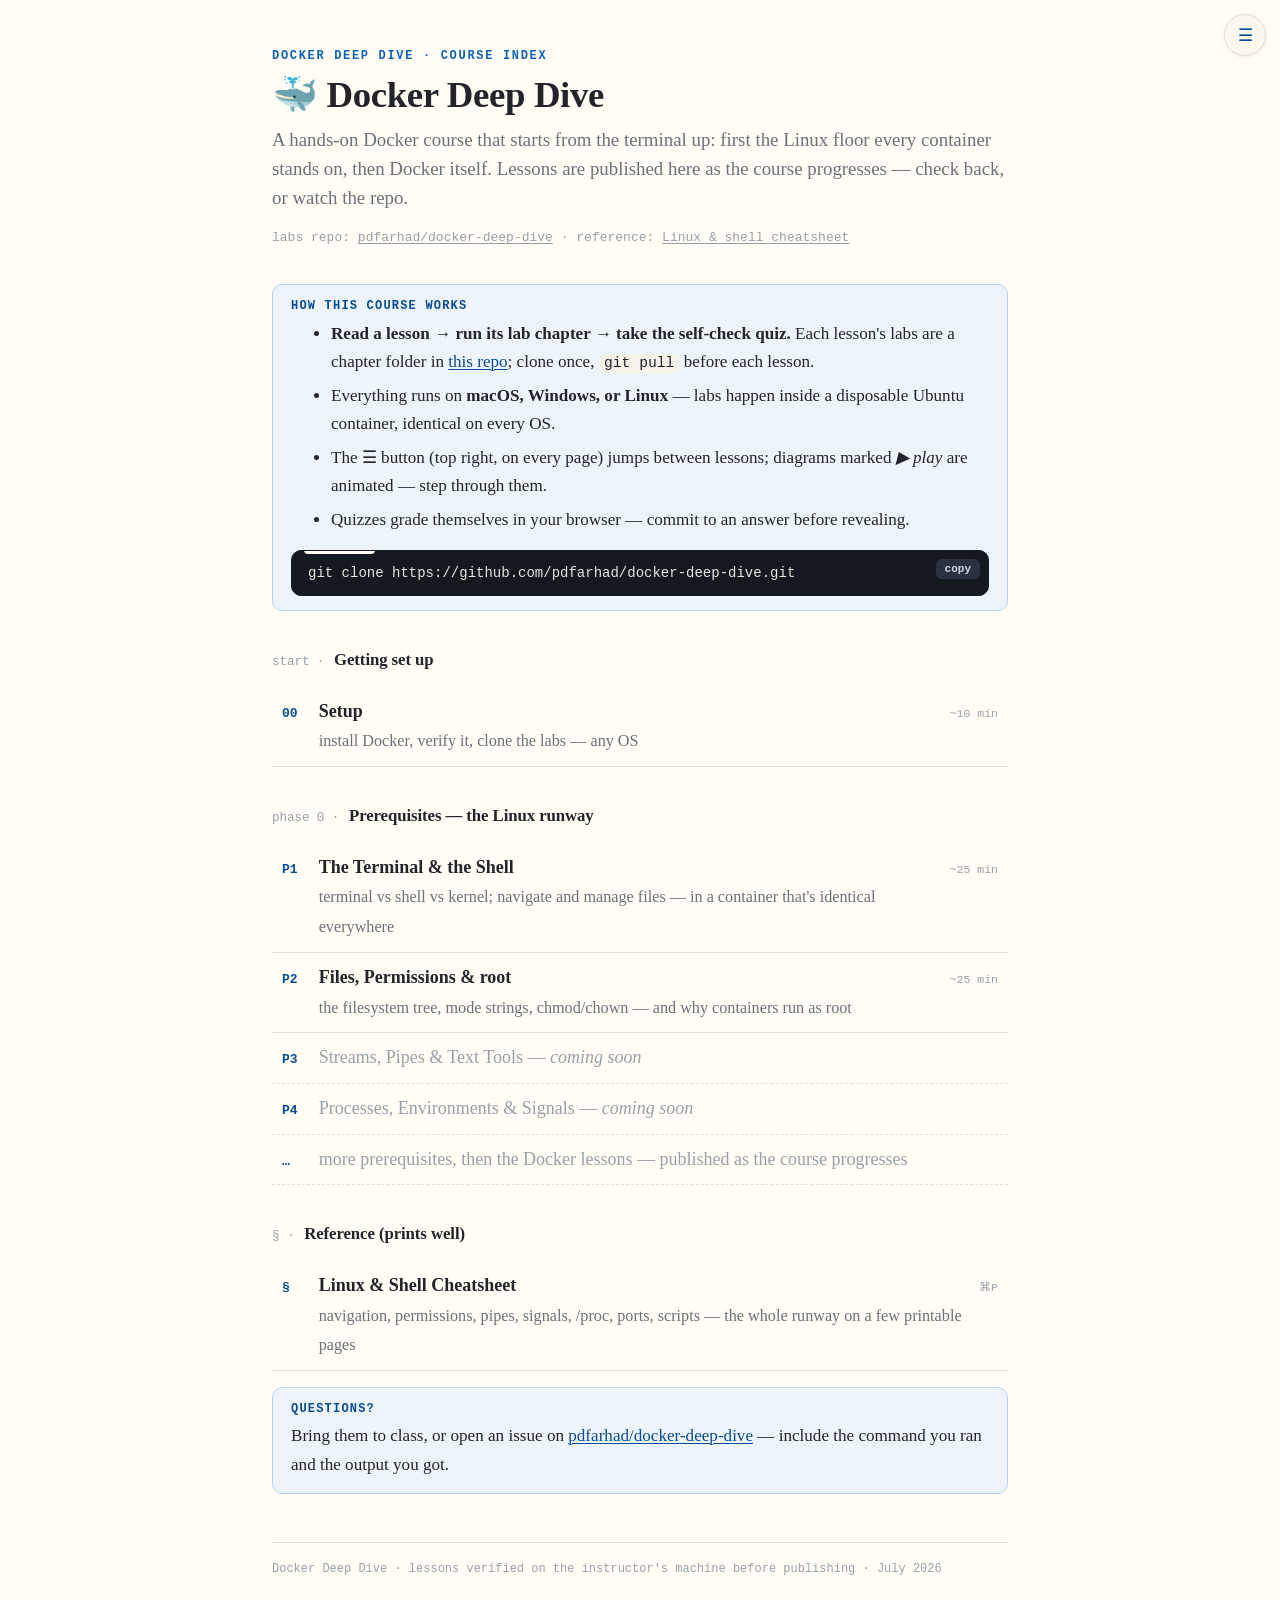
<file: index.html>
<!doctype html>
<html lang="en">
<head>
<meta charset="utf-8">
<meta name="viewport" content="width=device-width, initial-scale=1">
<title>Docker Deep Dive — Course</title>
<link rel="stylesheet" href="assets/style.css">
<style>
  .toc { list-style: none; padding: 0; margin: 0 0 1rem; }
  .toc li { margin: 0; }
  .toc a {
    display: flex; gap: 12px; align-items: baseline;
    padding: 10px 10px; border-bottom: 1px solid var(--border);
    text-decoration: none; color: var(--ink);
  }
  .toc a:hover { background: var(--card); }
  .toc .n { font: 700 13px var(--mono); color: var(--accent-ink); min-width: 1.9em; }
  .toc .t { font-weight: 700; }
  .toc .d { color: var(--muted); font-size: .9em; }
  .toc .min { margin-left: auto; font: 500 11.5px var(--mono); color: var(--faint); white-space: nowrap; }
  .toc li.soon { display: flex; gap: 12px; align-items: baseline; padding: 10px 10px;
    border-bottom: 1px dashed var(--border); color: var(--faint); }
  .toc li.soon .n { font: 700 13px var(--mono); min-width: 1.9em; }
  h2.phase { font-size: 1.05rem; margin-top: 2.2rem; }
  h2.phase .no { font-family: var(--mono); font-size: .75em; }
</style>
</head>
<body>
<main>

<p class="kicker">Docker Deep Dive · Course Index</p>
<h1>🐳 Docker Deep Dive</h1>
<p class="lede">A hands-on Docker course that starts from the terminal up: first the
Linux floor every container stands on, then Docker itself. Lessons are published here
as the course progresses — check back, or watch the repo.</p>
<p class="meta">labs repo:
<a href="https://github.com/pdfarhad/docker-deep-dive">pdfarhad/docker-deep-dive</a>
· reference: <a href="reference/linux-shell-cheatsheet.html">Linux &amp; shell cheatsheet</a></p>

<div class="callout">
<p class="title">How this course works</p>
<ul>
<li><strong>Read a lesson → run its lab chapter → take the self-check quiz.</strong>
Each lesson's labs are a chapter folder in
<a href="https://github.com/pdfarhad/docker-deep-dive">this repo</a>; clone once,
<code>git pull</code> before each lesson.</li>
<li>Everything runs on <strong>macOS, Windows, or Linux</strong> — labs happen inside a
disposable Ubuntu container, identical on every OS.</li>
<li>The ☰ button (top right, on every page) jumps between lessons; diagrams marked
<em>▶ play</em> are animated — step through them.</li>
<li>Quizzes grade themselves in your browser — commit to an answer before revealing.</li>
</ul>
<pre class="cmd" data-label="terminal"><code>git clone https://github.com/pdfarhad/docker-deep-dive.git</code></pre>
</div>

<h2 class="phase"><span class="no">start ·</span> Getting set up</h2>
<ol class="toc">
<li><a href="lessons/00-setup.html"><span class="n">00</span>
  <span><span class="t">Setup</span><br><span class="d">install Docker, verify it, clone the labs — any OS</span></span>
  <span class="min">~10 min</span></a></li>
</ol>

<h2 class="phase"><span class="no">phase 0 ·</span> Prerequisites — the Linux runway</h2>
<ol class="toc">
<li><a href="lessons/p1-the-terminal-and-the-shell.html"><span class="n">P1</span>
  <span><span class="t">The Terminal &amp; the Shell</span><br><span class="d">terminal vs shell vs kernel; navigate and manage files — in a container that's identical everywhere</span></span>
  <span class="min">~25 min</span></a></li>
<li><a href="lessons/p2-files-permissions-and-root.html"><span class="n">P2</span>
  <span><span class="t">Files, Permissions &amp; root</span><br><span class="d">the filesystem tree, mode strings, chmod/chown — and why containers run as root</span></span>
  <span class="min">~25 min</span></a></li>
<li class="soon"><span class="n">P3</span><span>Streams, Pipes &amp; Text Tools — <em>coming soon</em></span></li>
<li class="soon"><span class="n">P4</span><span>Processes, Environments &amp; Signals — <em>coming soon</em></span></li>
<li class="soon"><span class="n">…</span><span>more prerequisites, then the Docker lessons — published as the course progresses</span></li>
</ol>

<h2 class="phase"><span class="no">§ ·</span> Reference (prints well)</h2>
<ol class="toc">
<li><a href="reference/linux-shell-cheatsheet.html"><span class="n">§</span>
  <span><span class="t">Linux &amp; Shell Cheatsheet</span><br><span class="d">navigation, permissions, pipes, signals, /proc, ports, scripts — the whole runway on a few printable pages</span></span>
  <span class="min">⌘P</span></a></li>
</ol>

<div class="callout">
<p class="title">Questions?</p>
<p>Bring them to class, or open an issue on
<a href="https://github.com/pdfarhad/docker-deep-dive/issues">pdfarhad/docker-deep-dive</a> —
include the command you ran and the output you got.</p>
</div>

</main>
<footer class="colophon">Docker Deep Dive · lessons verified on the instructor's machine
before publishing · July 2026</footer>
<script src="assets/snippet.js"></script>
<script src="assets/course-map.js"></script>
<script src="assets/nav.js"></script>
</body>
</html>
</file>
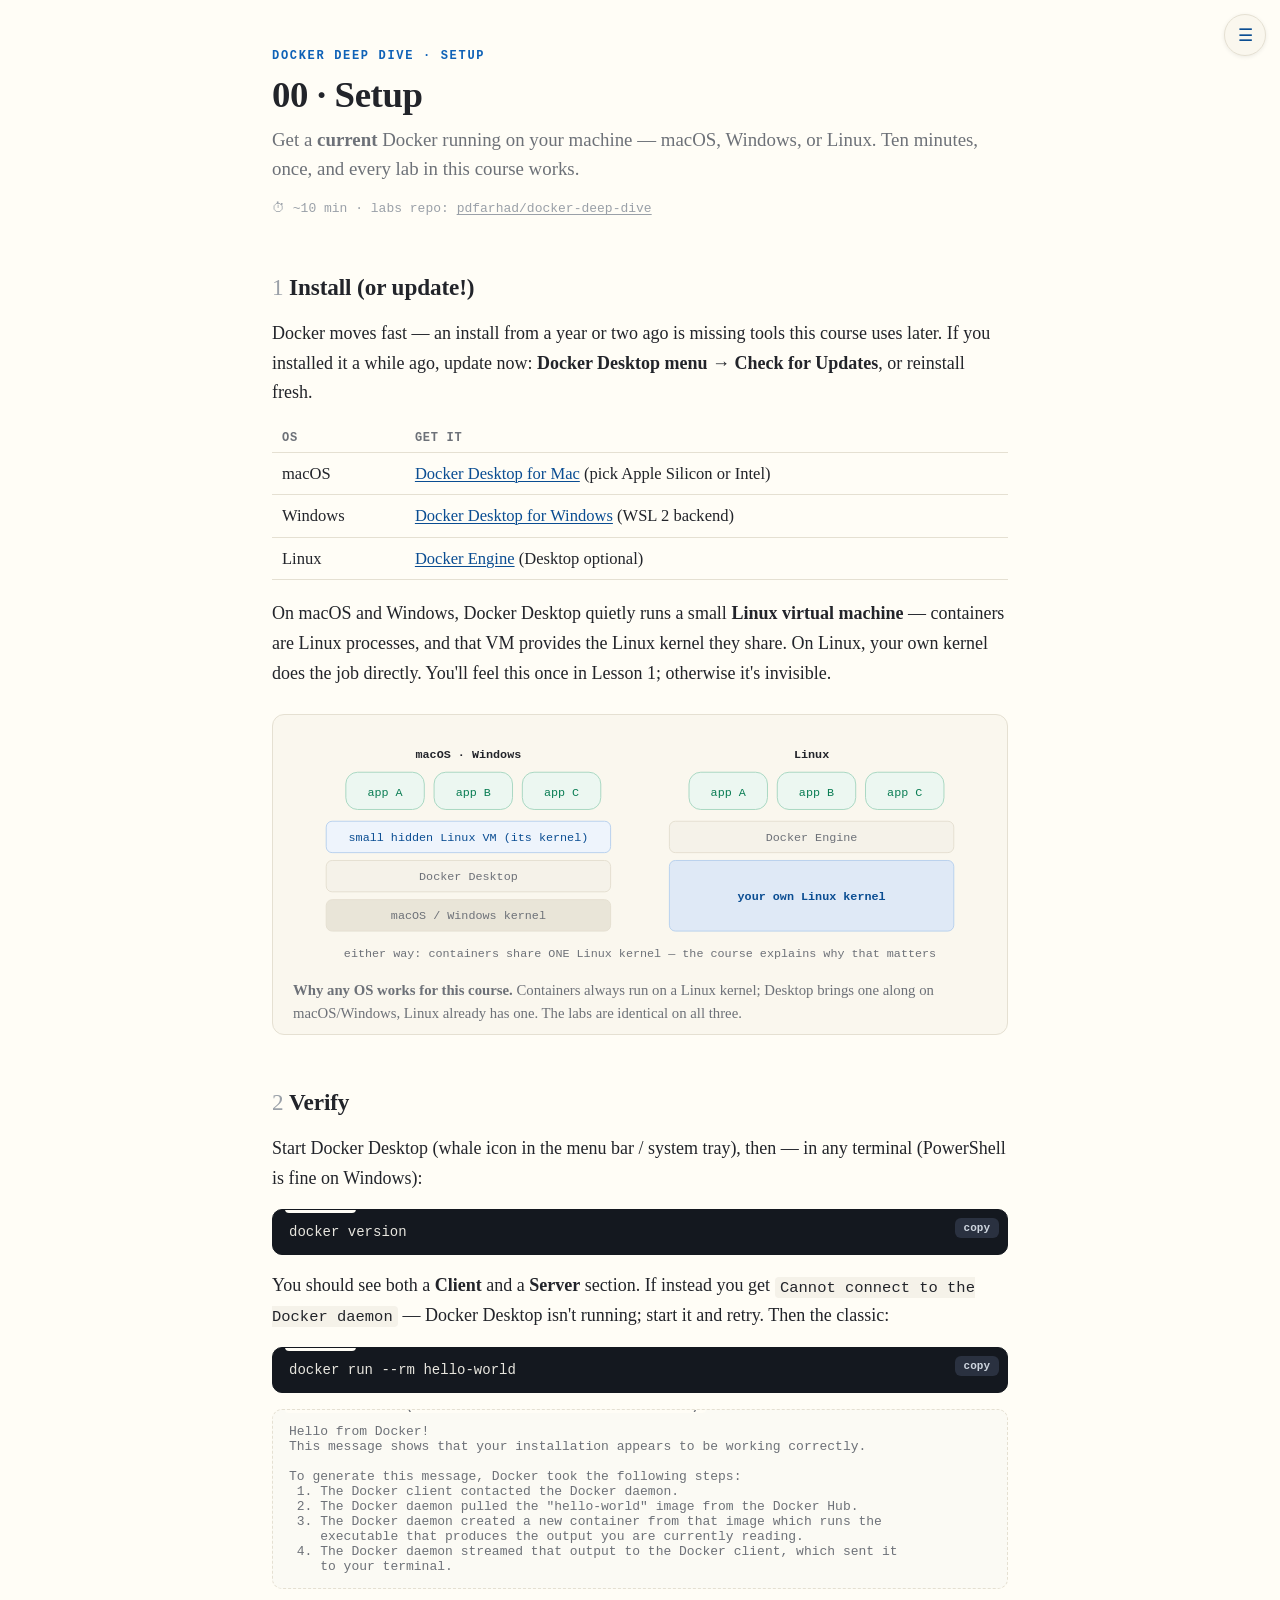
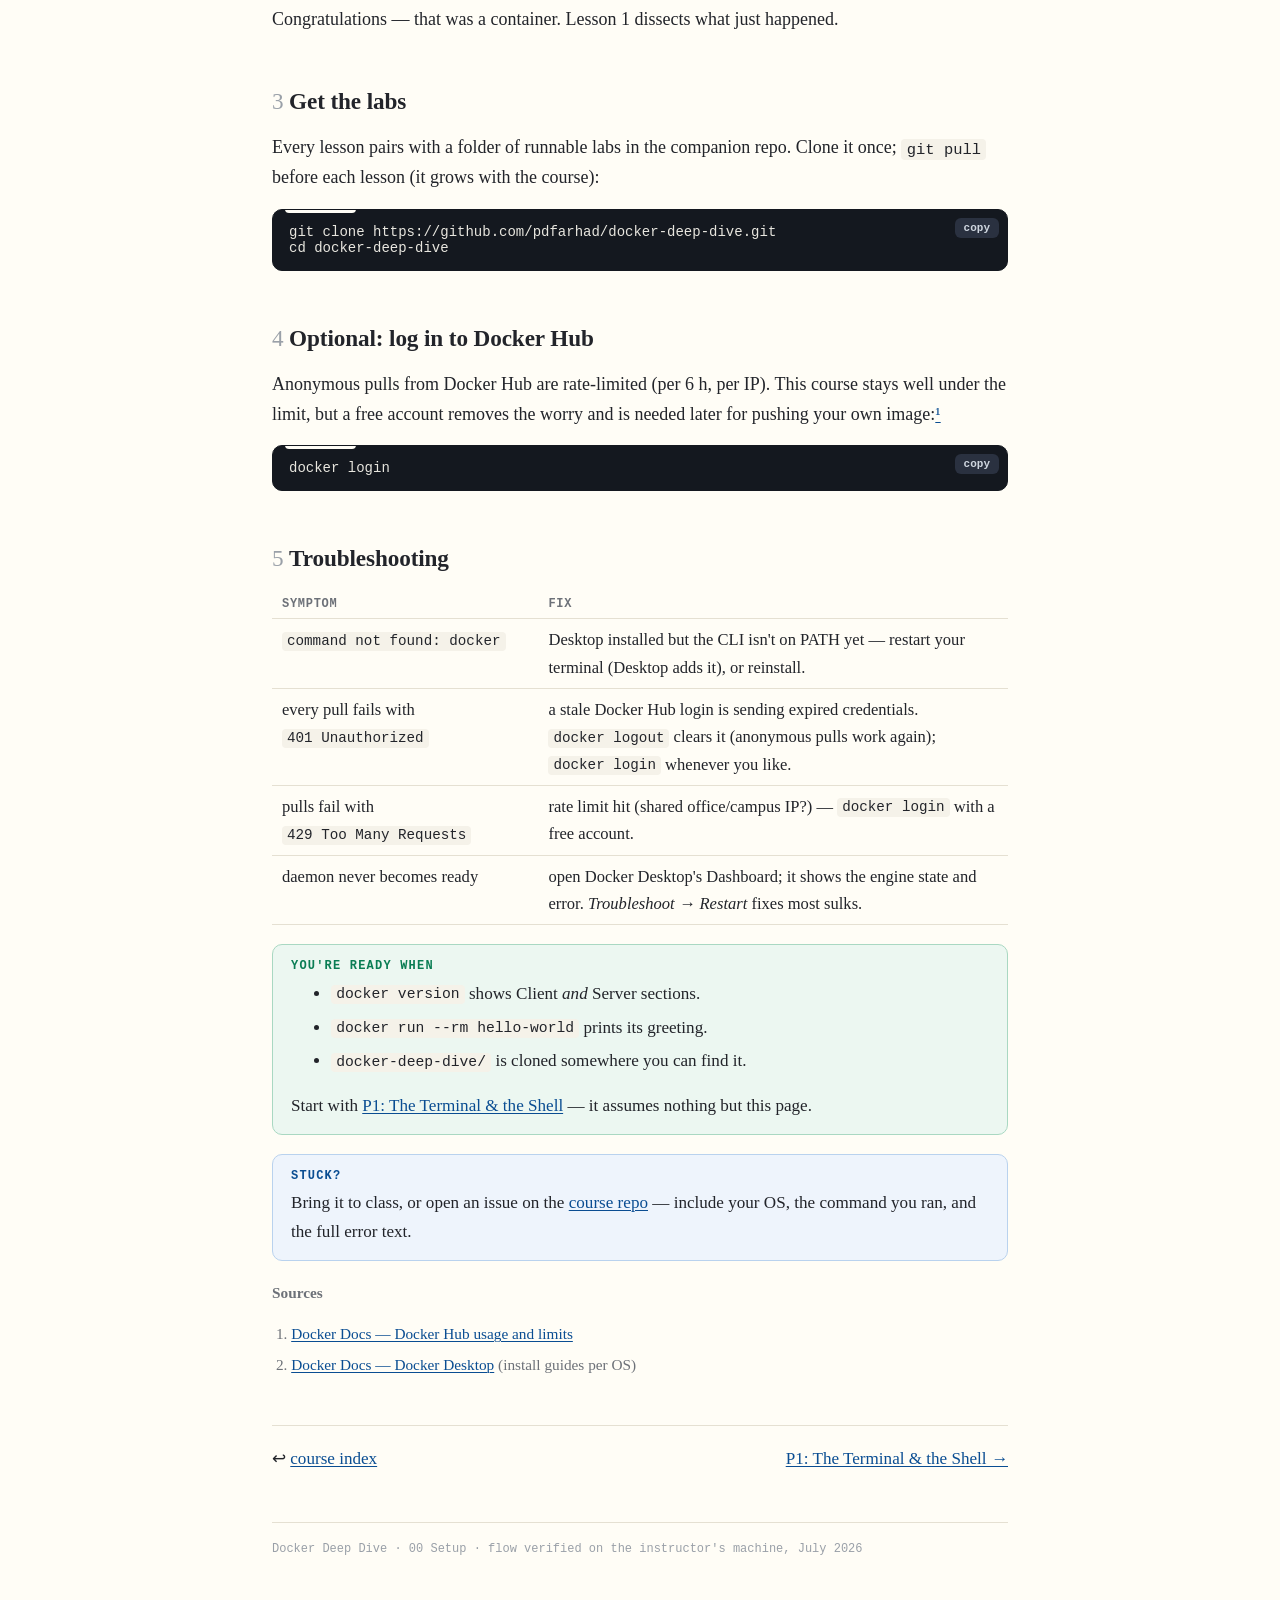
<file: lessons/00-setup.html>
<!doctype html>
<html lang="en">
<head>
<meta charset="utf-8">
<meta name="viewport" content="width=device-width, initial-scale=1">
<title>00 · Setup — Docker Deep Dive</title>
<link rel="stylesheet" href="../assets/style.css">
</head>
<body data-lesson="00-setup">
<main>

<p class="kicker">Docker Deep Dive · Setup</p>
<h1>00 · Setup</h1>
<p class="lede">Get a <strong>current</strong> Docker running on your machine — macOS,
Windows, or Linux. Ten minutes, once, and every lab in this course works.</p>
<p class="meta">⏱ ~10 min · labs repo:
<a href="https://github.com/pdfarhad/docker-deep-dive">pdfarhad/docker-deep-dive</a></p>

<h2><span class="no">1</span>Install (or update!)</h2>

<p>Docker moves fast — an install from a year or two ago is missing tools this course
uses later. If you installed it a while ago, update now: <strong>Docker Desktop menu →
Check for Updates</strong>, or reinstall fresh.</p>

<table>
<tr><th>OS</th><th>get it</th></tr>
<tr><td>macOS</td><td><a href="https://docs.docker.com/desktop/setup/install/mac-install/">Docker Desktop for Mac</a> (pick Apple Silicon or Intel)</td></tr>
<tr><td>Windows</td><td><a href="https://docs.docker.com/desktop/setup/install/windows-install/">Docker Desktop for Windows</a> (WSL 2 backend)</td></tr>
<tr><td>Linux</td><td><a href="https://docs.docker.com/engine/install/">Docker Engine</a> (Desktop optional)</td></tr>
</table>

<p>On macOS and Windows, Docker Desktop quietly runs a small <strong>Linux virtual
machine</strong> — containers are Linux processes, and that VM provides the Linux kernel
they share. On Linux, your own kernel does the job directly. You'll feel this once in
Lesson 1; otherwise it's invisible.</p>

<figure class="diagram">
<svg viewBox="0 0 720 240" font-family="ui-monospace, Menlo, monospace" font-size="12">
  <text x="185" y="26" text-anchor="middle" font-weight="700" fill="#22242a">macOS · Windows</text>
  <rect x="60" y="40" width="80" height="38" rx="12" fill="#ecf7f1" stroke="#a9d8c2"/>
  <text x="100" y="64" text-anchor="middle" fill="#0a7d54">app A</text>
  <rect x="150" y="40" width="80" height="38" rx="12" fill="#ecf7f1" stroke="#a9d8c2"/>
  <text x="190" y="64" text-anchor="middle" fill="#0a7d54">app B</text>
  <rect x="240" y="40" width="80" height="38" rx="12" fill="#ecf7f1" stroke="#a9d8c2"/>
  <text x="280" y="64" text-anchor="middle" fill="#0a7d54">app C</text>
  <rect x="40" y="90" width="290" height="32" rx="6" fill="#eef4fc" stroke="#b9d2ee"/>
  <text x="185" y="110" text-anchor="middle" fill="#0a4d92">small hidden Linux VM (its kernel)</text>
  <rect x="40" y="130" width="290" height="32" rx="6" fill="#f5f2e9" stroke="#e5e0d2"/>
  <text x="185" y="150" text-anchor="middle" fill="#6d7178">Docker Desktop</text>
  <rect x="40" y="170" width="290" height="32" rx="6" fill="#e9e5d8" stroke="#e5e0d2"/>
  <text x="185" y="190" text-anchor="middle" fill="#6d7178">macOS / Windows kernel</text>

  <text x="535" y="26" text-anchor="middle" font-weight="700" fill="#22242a">Linux</text>
  <rect x="410" y="40" width="80" height="38" rx="12" fill="#ecf7f1" stroke="#a9d8c2"/>
  <text x="450" y="64" text-anchor="middle" fill="#0a7d54">app A</text>
  <rect x="500" y="40" width="80" height="38" rx="12" fill="#ecf7f1" stroke="#a9d8c2"/>
  <text x="540" y="64" text-anchor="middle" fill="#0a7d54">app B</text>
  <rect x="590" y="40" width="80" height="38" rx="12" fill="#ecf7f1" stroke="#a9d8c2"/>
  <text x="630" y="64" text-anchor="middle" fill="#0a7d54">app C</text>
  <rect x="390" y="90" width="290" height="32" rx="6" fill="#f5f2e9" stroke="#e5e0d2"/>
  <text x="535" y="110" text-anchor="middle" fill="#6d7178">Docker Engine</text>
  <rect x="390" y="130" width="290" height="72" rx="6" fill="#dfe9f6" stroke="#b9d2ee"/>
  <text x="535" y="170" text-anchor="middle" fill="#0a4d92" font-weight="700">your own Linux kernel</text>

  <text x="360" y="228" text-anchor="middle" fill="#6d7178">either way: containers share ONE Linux kernel — the course explains why that matters</text>
</svg>
<figcaption><strong>Why any OS works for this course.</strong> Containers always run on
a Linux kernel; Desktop brings one along on macOS/Windows, Linux already has one. The
labs are identical on all three.</figcaption>
</figure>

<h2><span class="no">2</span>Verify</h2>

<p>Start Docker Desktop (whale icon in the menu bar / system tray), then — in any
terminal (PowerShell is fine on Windows):</p>

<pre class="cmd" data-label="terminal"><code>docker version</code></pre>

<p>You should see both a <strong>Client</strong> and a <strong>Server</strong> section.
If instead you get <code>Cannot connect to the Docker daemon</code> — Docker Desktop
isn't running; start it and retry. Then the classic:</p>

<pre class="cmd" data-label="terminal"><code>docker run --rm hello-world</code></pre>

<pre class="output" data-label="expected output (abridged — the architecture line varies)"><code>Hello from Docker!
This message shows that your installation appears to be working correctly.

To generate this message, Docker took the following steps:
 1. The Docker client contacted the Docker daemon.
 2. The Docker daemon pulled the "hello-world" image from the Docker Hub.
 3. The Docker daemon created a new container from that image which runs the
    executable that produces the output you are currently reading.
 4. The Docker daemon streamed that output to the Docker client, which sent it
    to your terminal.</code></pre>

<p>Congratulations — that was a container. Lesson 1 dissects what just happened.</p>

<h2><span class="no">3</span>Get the labs</h2>

<p>Every lesson pairs with a folder of runnable labs in the companion repo. Clone it
once; <code>git pull</code> before each lesson (it grows with the course):</p>

<pre class="cmd" data-label="terminal"><code>git clone https://github.com/pdfarhad/docker-deep-dive.git
cd docker-deep-dive</code></pre>

<h2><span class="no">4</span>Optional: log in to Docker Hub</h2>

<p>Anonymous pulls from Docker Hub are rate-limited (per 6 h, per IP). This course stays
well under the limit, but a free account removes the worry and is needed later for
pushing your own image:<a class="cite" href="https://docs.docker.com/docker-hub/usage/pulls/">¹</a></p>

<pre class="cmd" data-label="terminal"><code>docker login</code></pre>

<h2><span class="no">5</span>Troubleshooting</h2>

<table>
<tr><th>symptom</th><th>fix</th></tr>
<tr><td><code>command not found: docker</code></td><td>Desktop installed but the CLI isn't on PATH yet — restart your terminal (Desktop adds it), or reinstall.</td></tr>
<tr><td>every pull fails with <code>401 Unauthorized</code></td><td>a stale Docker Hub login is sending expired credentials. <code>docker logout</code> clears it (anonymous pulls work again); <code>docker login</code> whenever you like.</td></tr>
<tr><td>pulls fail with <code>429 Too Many Requests</code></td><td>rate limit hit (shared office/campus IP?) — <code>docker login</code> with a free account.</td></tr>
<tr><td>daemon never becomes ready</td><td>open Docker Desktop's Dashboard; it shows the engine state and error. <em>Troubleshoot → Restart</em> fixes most sulks.</td></tr>
</table>

<div class="callout win">
<p class="title">You're ready when</p>
<ul>
<li><code>docker version</code> shows Client <em>and</em> Server sections.</li>
<li><code>docker run --rm hello-world</code> prints its greeting.</li>
<li><code>docker-deep-dive/</code> is cloned somewhere you can find it.</li>
</ul>
<p>Start with <a href="p1-the-terminal-and-the-shell.html">P1: The Terminal &amp; the
Shell</a> — it assumes nothing but this page.</p>
</div>

<div class="callout">
<p class="title">Stuck?</p>
<p>Bring it to class, or open an issue on the
<a href="https://github.com/pdfarhad/docker-deep-dive/issues">course repo</a> — include
your OS, the command you ran, and the full error text.</p>
</div>

<div class="sources">
<p><strong>Sources</strong></p>
<ol>
<li><a href="https://docs.docker.com/docker-hub/usage/pulls/">Docker Docs — Docker Hub usage and limits</a></li>
<li><a href="https://docs.docker.com/desktop/">Docker Docs — Docker Desktop</a> (install guides per OS)</li>
</ol>
</div>

<div class="next">
<span>↩ <a href="../index.html">course index</a></span>
<span><a href="p1-the-terminal-and-the-shell.html">P1: The Terminal &amp; the Shell →</a></span>
</div>

</main>
<footer class="colophon">Docker Deep Dive · 00 Setup · flow verified on the instructor's
machine, July 2026</footer>
<script src="../assets/course-map.js"></script>
<script src="../assets/nav.js"></script>
<script src="../assets/snippet.js"></script>
</body>
</html>
</file>
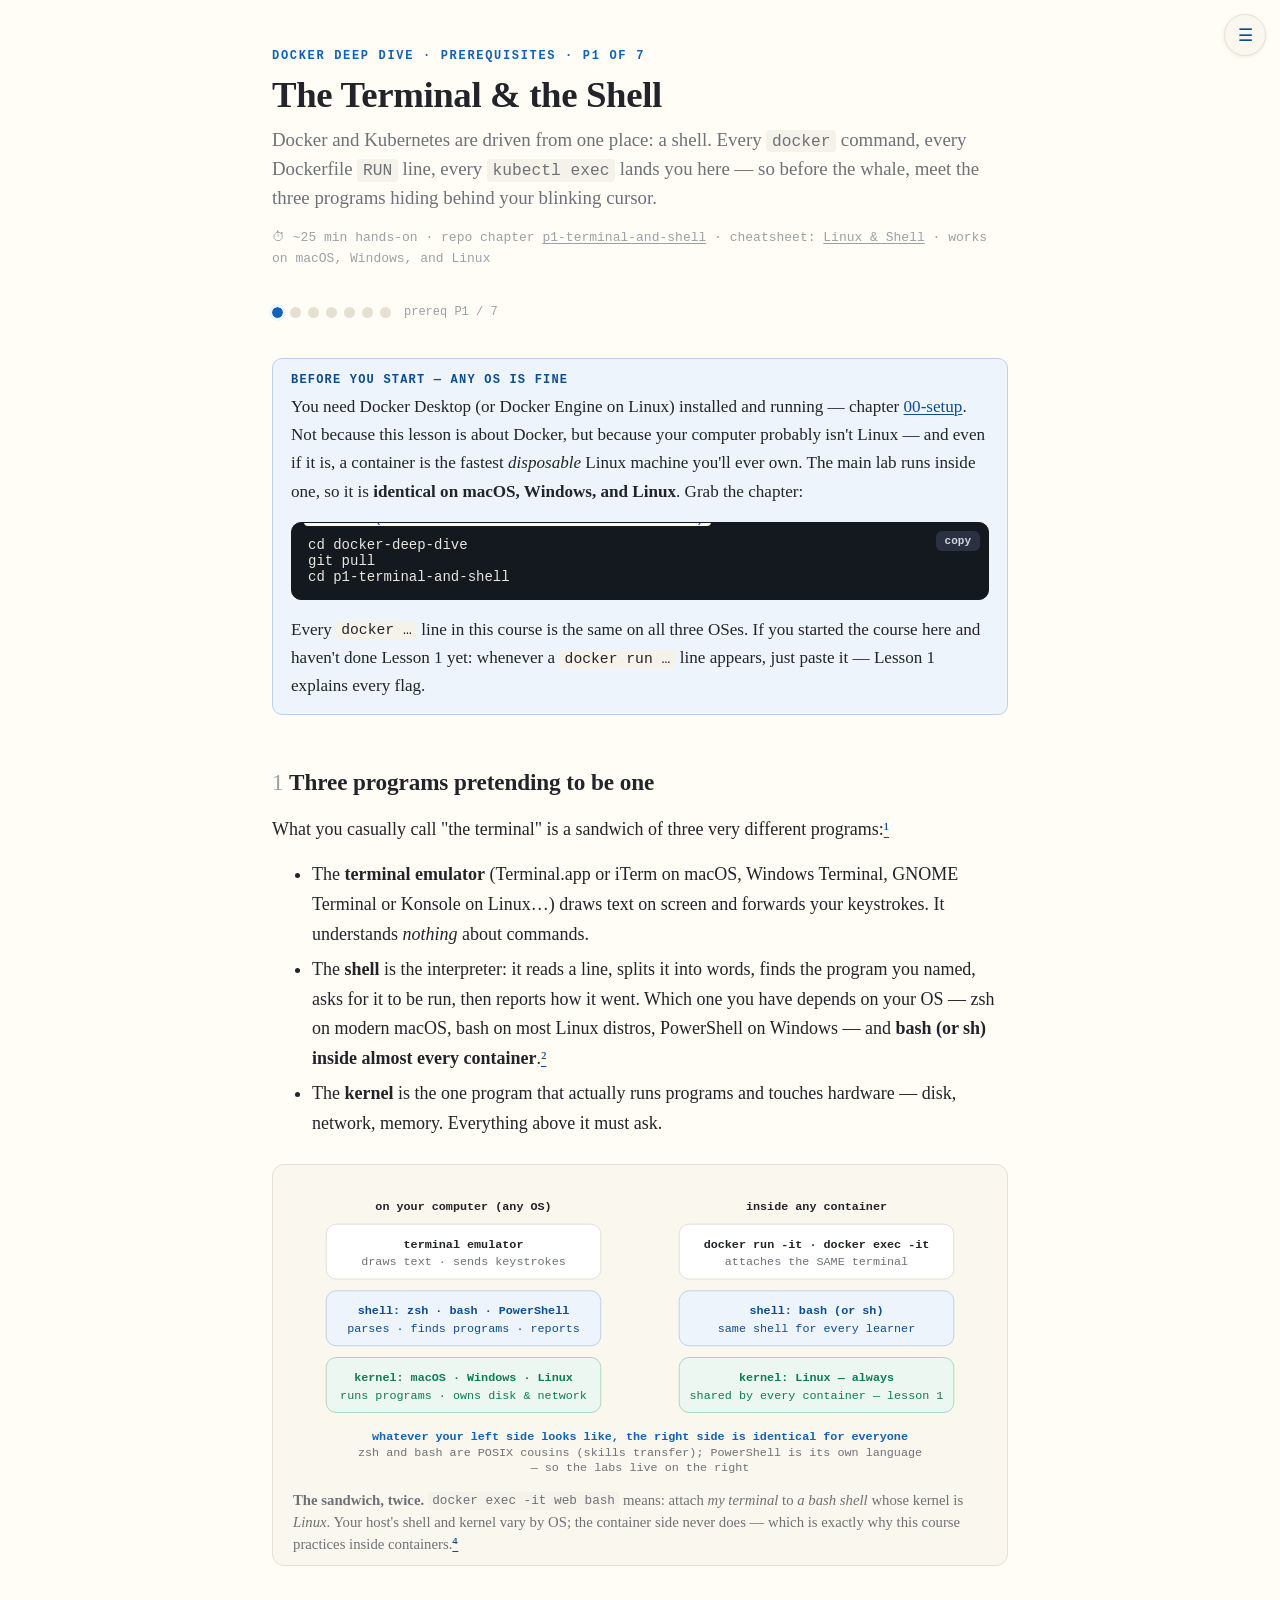
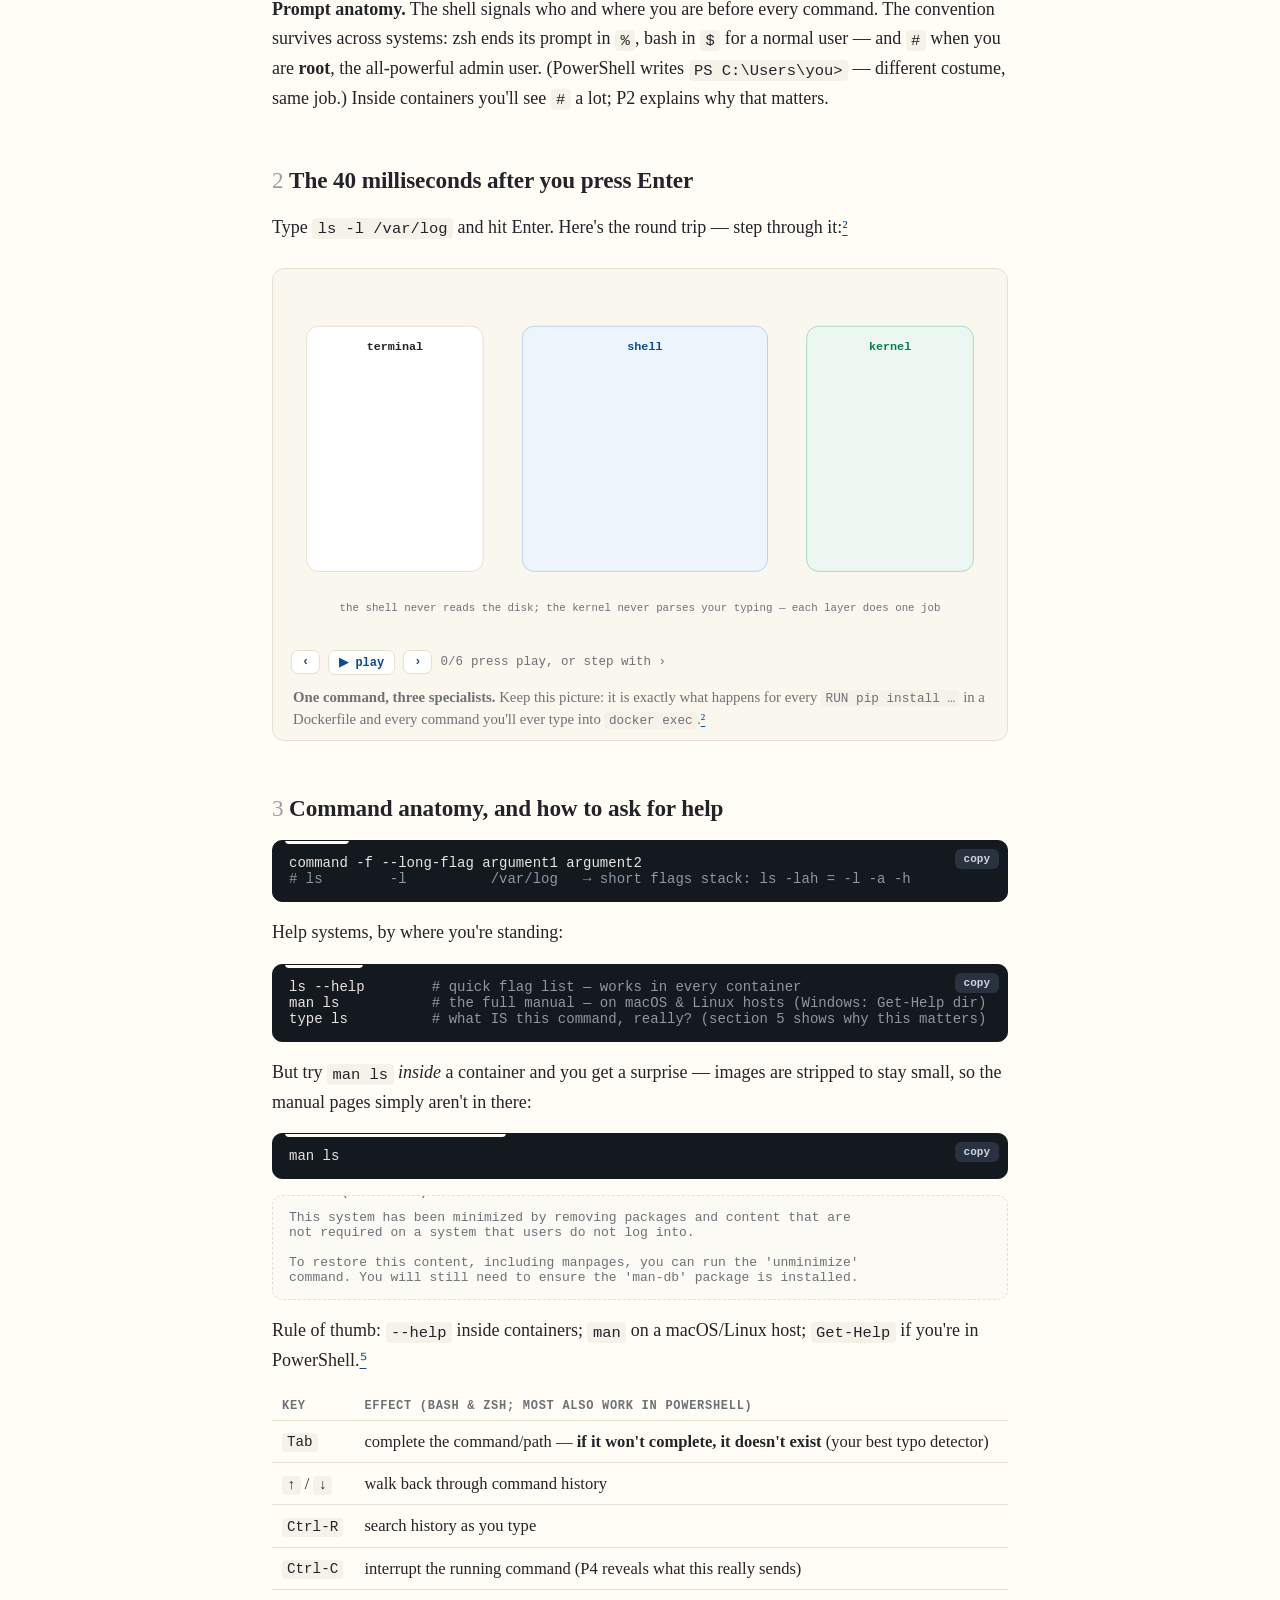
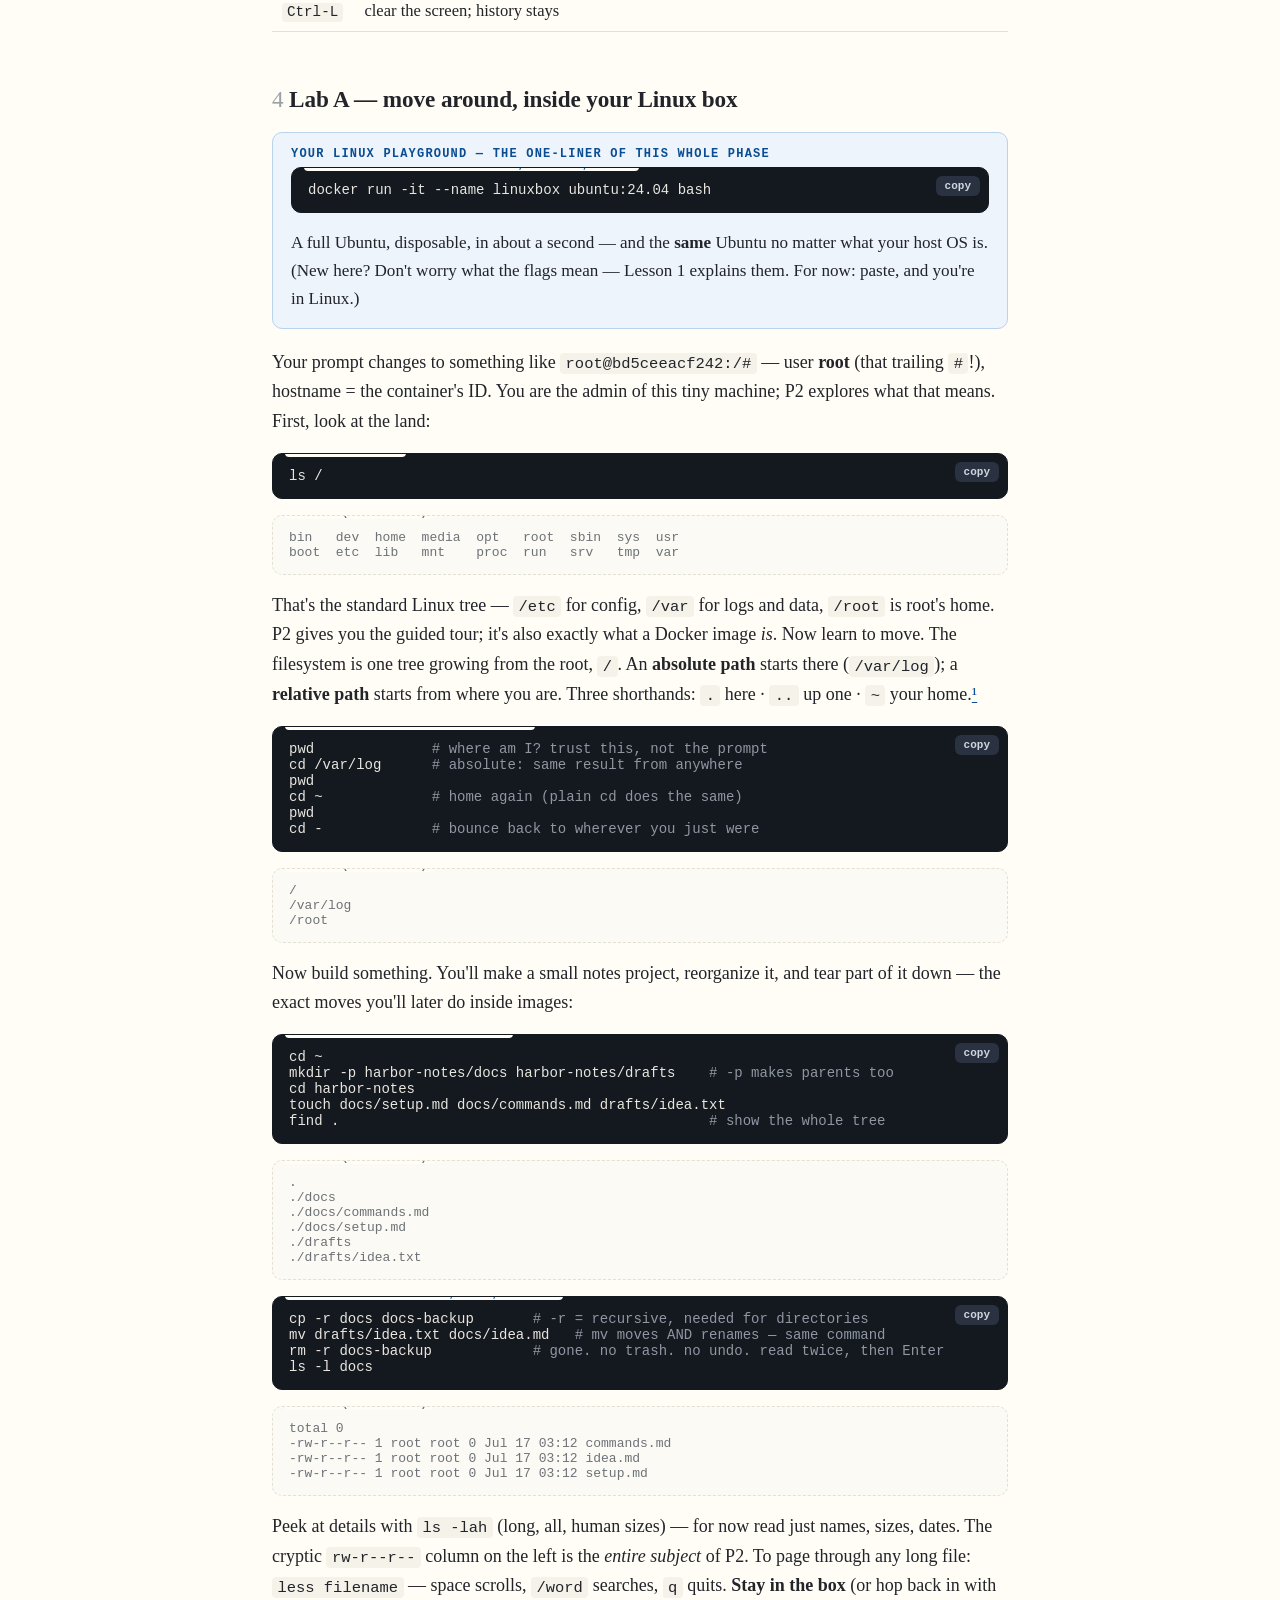
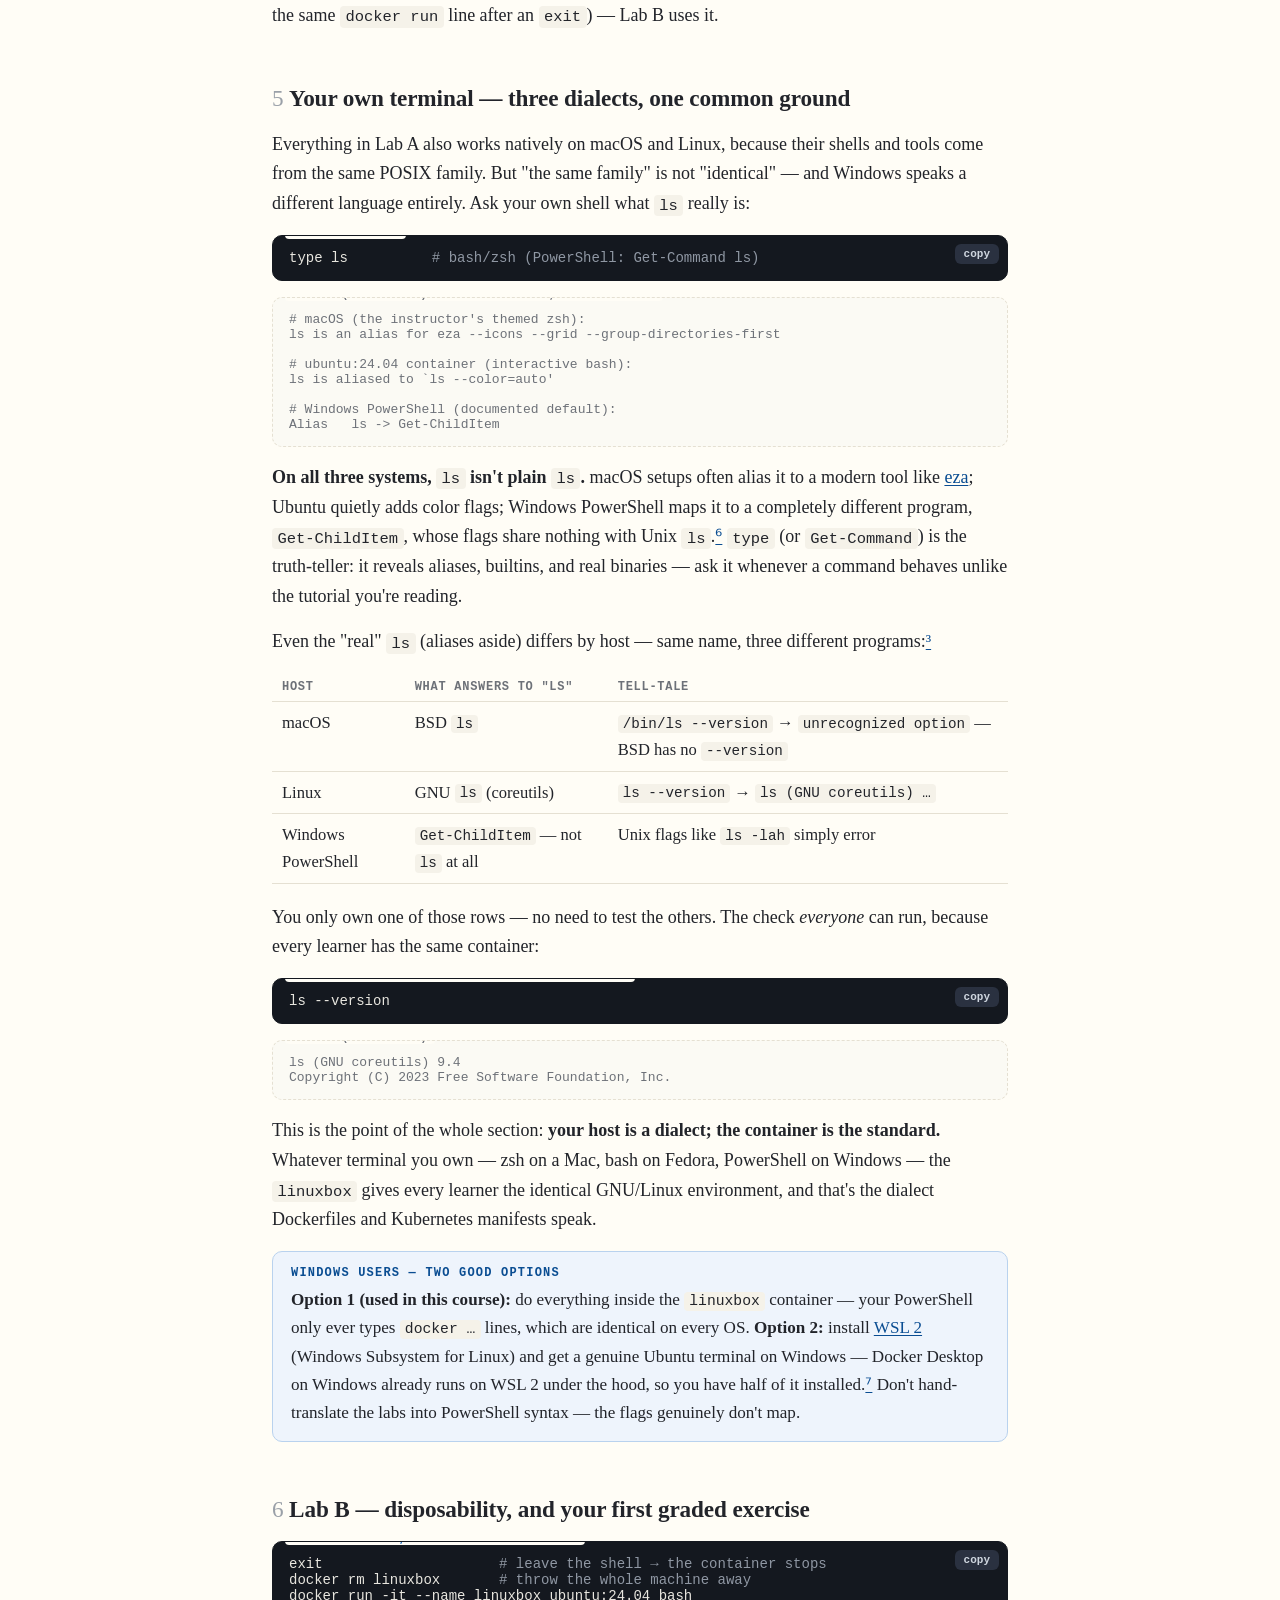
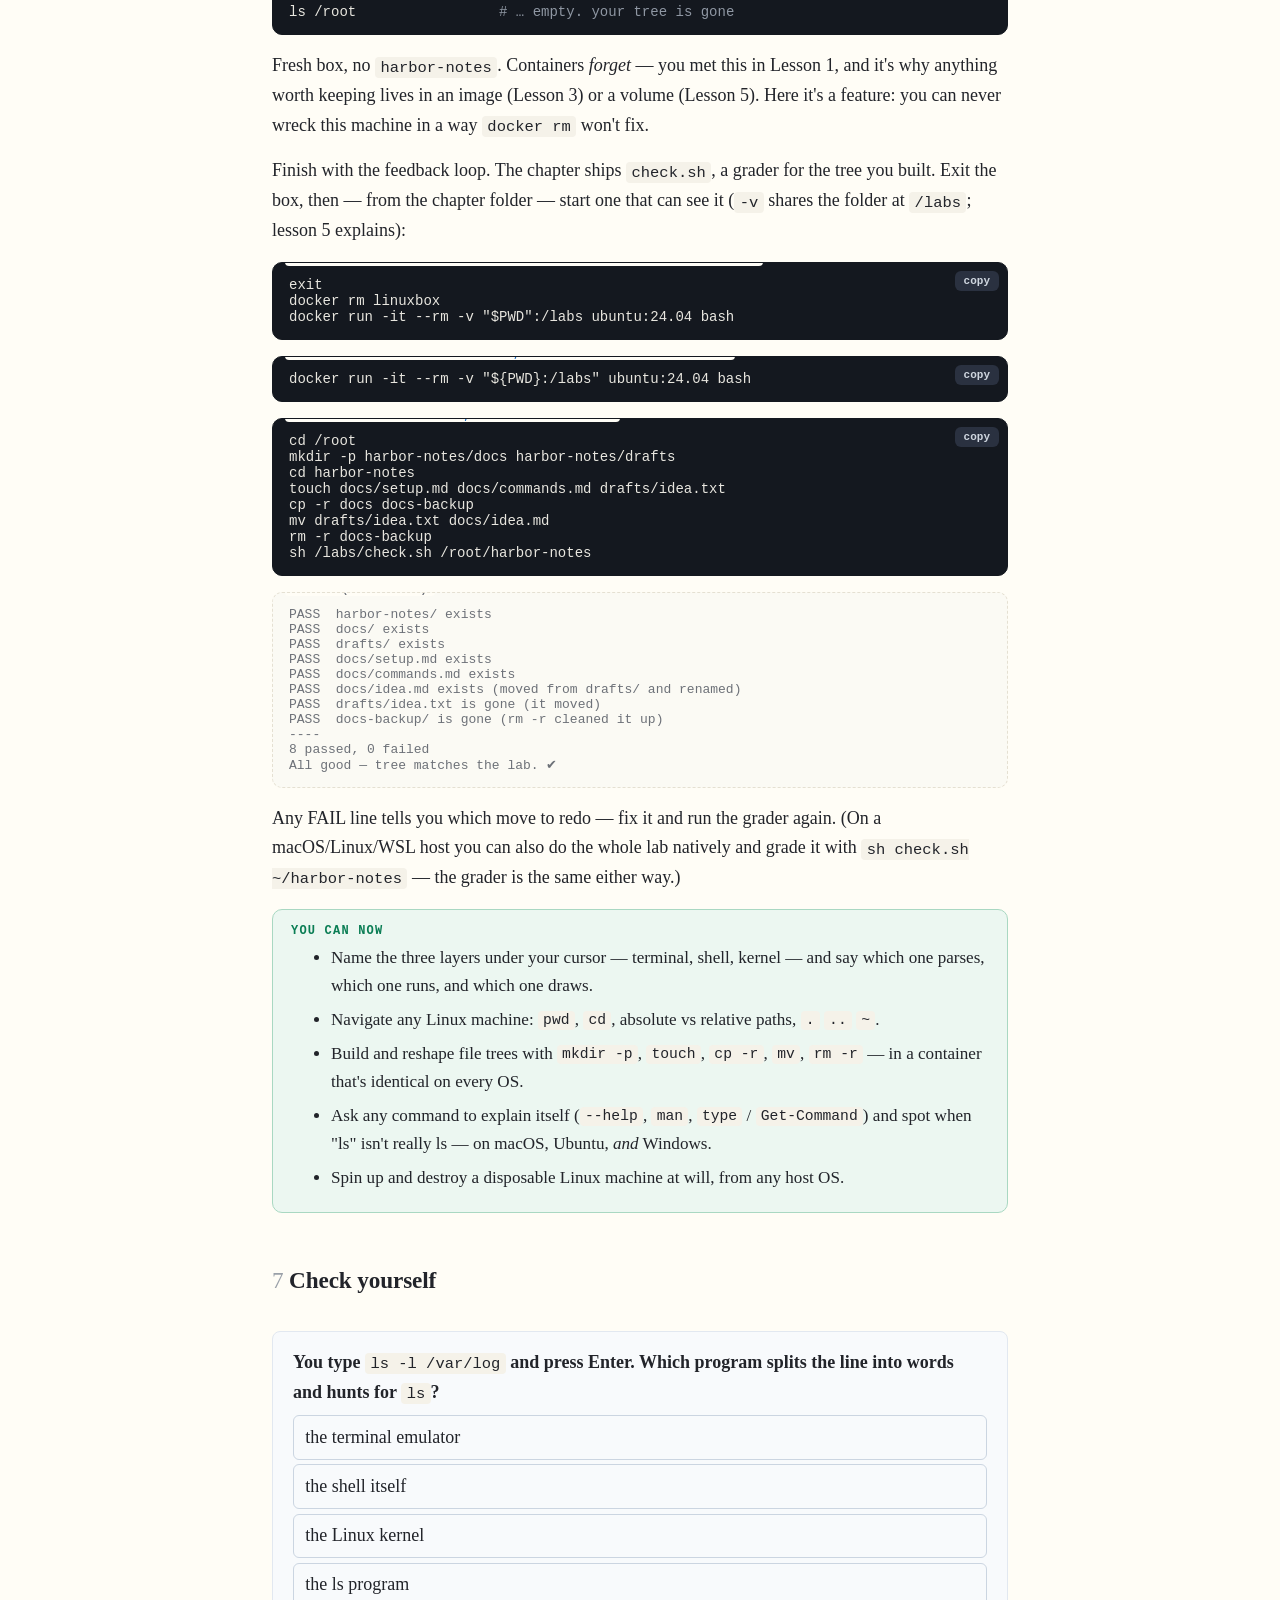
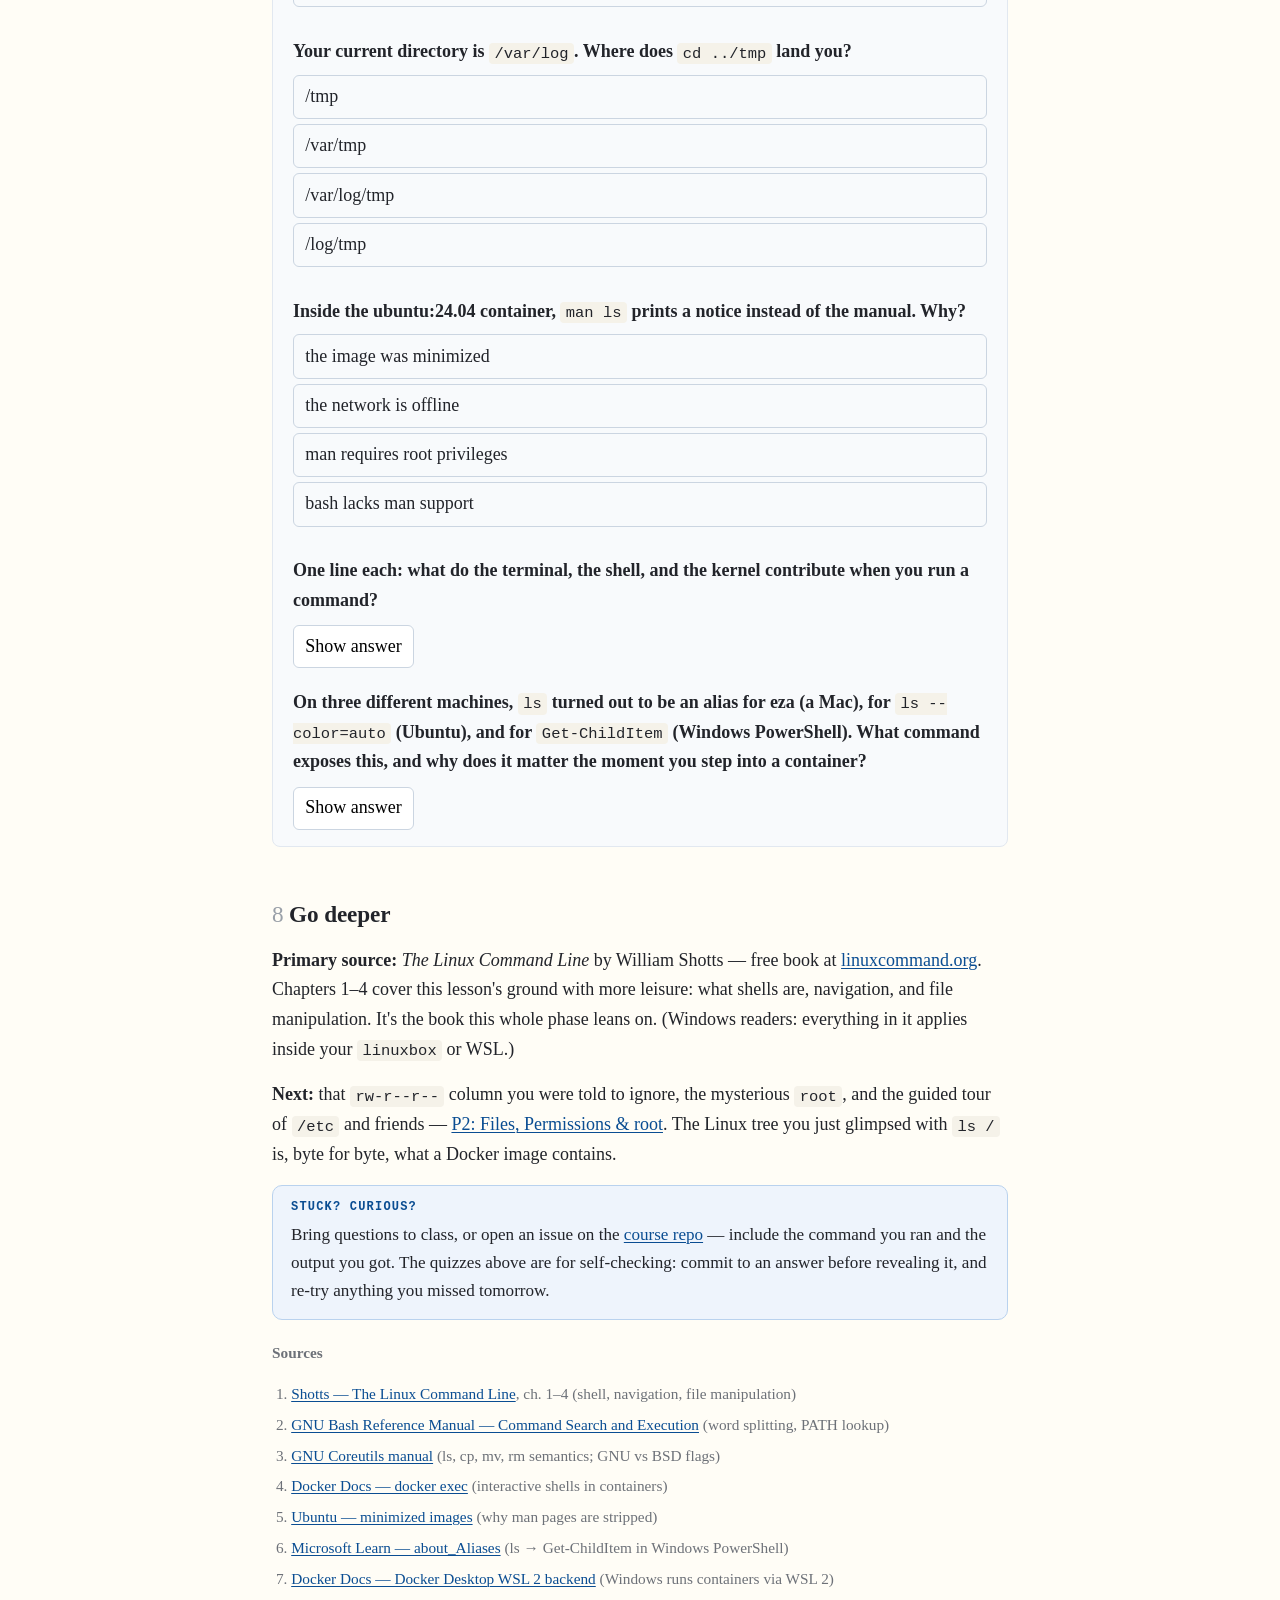
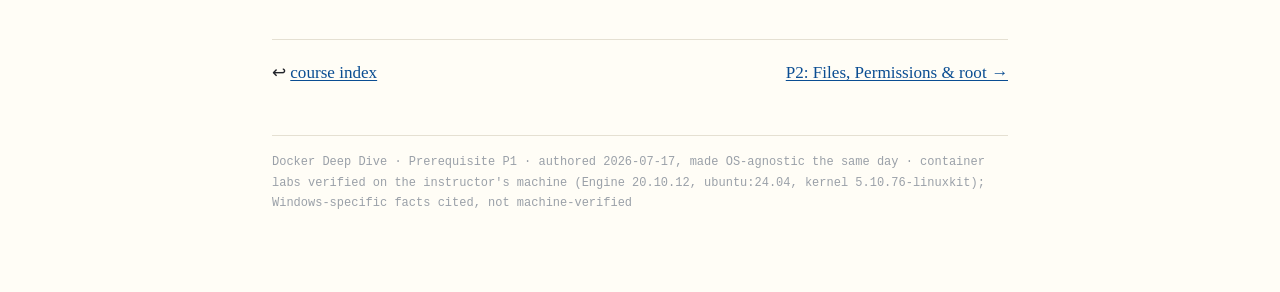
<file: lessons/p1-the-terminal-and-the-shell.html>
<!doctype html>
<html lang="en">
<head>
<meta charset="utf-8">
<meta name="viewport" content="width=device-width, initial-scale=1">
<title>Prereq P1 · The Terminal &amp; the Shell — Docker Deep Dive</title>
<link rel="stylesheet" href="../assets/style.css">
<link rel="stylesheet" href="../assets/quiz.css">
</head>
<body data-lesson="p1-the-terminal-and-the-shell">
<main>

<p class="kicker">Docker Deep Dive · Prerequisites · P1 of 7</p>
<h1>The Terminal &amp; the Shell</h1>
<p class="lede">Docker and Kubernetes are driven from one place: a shell. Every
<code>docker</code> command, every Dockerfile <code>RUN</code> line, every
<code>kubectl exec</code> lands you here — so before the whale, meet the three programs
hiding behind your blinking cursor.</p>
<p class="meta">⏱ ~25 min hands-on · repo chapter
<a href="https://github.com/pdfarhad/docker-deep-dive/tree/main/p1-terminal-and-shell">p1-terminal-and-shell</a>
· cheatsheet: <a href="../reference/linux-shell-cheatsheet.html">Linux &amp; Shell</a>
· works on macOS, Windows, and Linux</p>

<div class="progress" aria-label="prerequisite phase progress">
<span class="here" title="P1 · terminal &amp; shell"></span><span title="P2 · files &amp; permissions"></span><span title="P3 · pipes &amp; text"></span><span title="P4 · processes &amp; signals"></span><span title="P5 · kernel &amp; namespaces"></span><span title="P6 · ports &amp; packages"></span><span title="P7 · scripts &amp; entrypoints"></span>
<em>prereq P1 / 7</em>
</div>

<div class="callout">
<p class="title">Before you start — any OS is fine</p>
<p>You need Docker Desktop (or Docker Engine on Linux) installed and running — chapter
<a href="https://github.com/pdfarhad/docker-deep-dive/tree/main/00-setup">00-setup</a>.
Not because this lesson is about Docker, but because your computer probably isn't Linux —
and even if it is, a container is the fastest <em>disposable</em> Linux machine you'll
ever own. The main lab runs inside one, so it is <strong>identical on macOS, Windows,
and Linux</strong>. Grab the chapter:</p>
<pre class="cmd" data-label="terminal (macOS/Linux: any shell · Windows: PowerShell)"><code>cd docker-deep-dive
git pull
cd p1-terminal-and-shell</code></pre>
<p>Every <code>docker …</code> line in this course is the same on all three OSes. If you
started the course here and haven't done Lesson 1 yet: whenever a
<code>docker run …</code> line appears, just paste it — Lesson 1 explains every flag.</p>
</div>

<h2><span class="no">1</span>Three programs pretending to be one</h2>

<p>What you casually call "the terminal" is a sandwich of three very different
programs:<a class="cite" href="https://linuxcommand.org/tlcl.php">¹</a></p>

<ul>
<li>The <strong>terminal emulator</strong> (Terminal.app or iTerm on macOS, Windows
Terminal, GNOME Terminal or Konsole on Linux…) draws text on screen and forwards your
keystrokes. It understands <em>nothing</em> about commands.</li>
<li>The <strong>shell</strong> is the interpreter: it reads a line, splits it into words,
finds the program you named, asks for it to be run, then reports how it went. Which one
you have depends on your OS — zsh on modern macOS, bash on most Linux distros,
PowerShell on Windows — and <strong>bash (or sh) inside almost every
container</strong>.<a class="cite" href="https://www.gnu.org/software/bash/manual/">²</a></li>
<li>The <strong>kernel</strong> is the one program that actually runs programs and
touches hardware — disk, network, memory. Everything above it must ask.</li>
</ul>

<figure class="diagram">
<svg viewBox="0 0 720 300" font-family="ui-monospace, Menlo, monospace" font-size="12">
  <text x="180" y="28" text-anchor="middle" font-weight="700" fill="#22242a">on your computer (any OS)</text>
  <rect x="40" y="42" width="280" height="56" rx="10" fill="#fff" stroke="#e5e0d2"/>
  <text x="180" y="66" text-anchor="middle" font-weight="700" fill="#22242a">terminal emulator</text>
  <text x="180" y="84" text-anchor="middle" fill="#6d7178">draws text · sends keystrokes</text>
  <rect x="40" y="110" width="280" height="56" rx="10" fill="#eef4fc" stroke="#b9d2ee"/>
  <text x="180" y="134" text-anchor="middle" font-weight="700" fill="#0a4d92">shell: zsh · bash · PowerShell</text>
  <text x="180" y="152" text-anchor="middle" fill="#0a4d92">parses · finds programs · reports</text>
  <rect x="40" y="178" width="280" height="56" rx="10" fill="#ecf7f1" stroke="#a9d8c2"/>
  <text x="180" y="202" text-anchor="middle" font-weight="700" fill="#0a7d54">kernel: macOS · Windows · Linux</text>
  <text x="180" y="220" text-anchor="middle" fill="#0a7d54">runs programs · owns disk &amp; network</text>

  <text x="540" y="28" text-anchor="middle" font-weight="700" fill="#22242a">inside any container</text>
  <rect x="400" y="42" width="280" height="56" rx="10" fill="#fff" stroke="#e5e0d2"/>
  <text x="540" y="66" text-anchor="middle" font-weight="700" fill="#22242a">docker run -it · docker exec -it</text>
  <text x="540" y="84" text-anchor="middle" fill="#6d7178">attaches the SAME terminal</text>
  <rect x="400" y="110" width="280" height="56" rx="10" fill="#eef4fc" stroke="#b9d2ee"/>
  <text x="540" y="134" text-anchor="middle" font-weight="700" fill="#0a4d92">shell: bash (or sh)</text>
  <text x="540" y="152" text-anchor="middle" fill="#0a4d92">same shell for every learner</text>
  <rect x="400" y="178" width="280" height="56" rx="10" fill="#ecf7f1" stroke="#a9d8c2"/>
  <text x="540" y="202" text-anchor="middle" font-weight="700" fill="#0a7d54">kernel: Linux — always</text>
  <text x="540" y="220" text-anchor="middle" fill="#0a7d54">shared by every container — lesson 1</text>

  <text x="360" y="262" text-anchor="middle" fill="#0f62b7" font-weight="700">whatever your left side looks like, the right side is identical for everyone</text>
  <text x="360" y="278" text-anchor="middle" fill="#6d7178">zsh and bash are POSIX cousins (skills transfer); PowerShell is its own language</text>
  <text x="360" y="294" text-anchor="middle" fill="#6d7178">— so the labs live on the right</text>
</svg>
<figcaption><strong>The sandwich, twice.</strong> <code>docker exec -it web bash</code>
means: attach <em>my terminal</em> to <em>a bash shell</em> whose kernel is
<em>Linux</em>. Your host's shell and kernel vary by OS; the container side never does —
which is exactly why this course practices inside containers.<a class="cite" href="https://docs.docker.com/reference/cli/docker/container/exec/">⁴</a></figcaption>
</figure>

<p><strong>Prompt anatomy.</strong> The shell signals who and where you are before every
command. The convention survives across systems: zsh ends its prompt in <code>%</code>,
bash in <code>$</code> for a normal user — and <code>#</code> when you are
<strong>root</strong>, the all-powerful admin user. (PowerShell writes
<code>PS C:\Users\you&gt;</code> — different costume, same job.) Inside containers
you'll see <code>#</code> a lot; P2 explains why that matters.</p>

<h2><span class="no">2</span>The 40 milliseconds after you press Enter</h2>

<p>Type <code>ls -l /var/log</code> and hit Enter. Here's the round trip — step through
it:<a class="cite" href="https://www.gnu.org/software/bash/manual/html_node/Command-Search-and-Execution.html">²</a></p>

<figure class="diagram" data-anim>
<svg viewBox="0 0 720 360" font-family="ui-monospace, Menlo, monospace" font-size="12">
  <!-- three lanes -->
  <rect x="20" y="40" width="180" height="250" rx="12" fill="#fff" stroke="#e5e0d2"/>
  <text x="110" y="64" text-anchor="middle" font-weight="700" fill="#22242a">terminal</text>
  <rect x="240" y="40" width="250" height="250" rx="12" fill="#eef4fc" stroke="#b9d2ee"/>
  <text x="365" y="64" text-anchor="middle" font-weight="700" fill="#0a4d92">shell</text>
  <rect x="530" y="40" width="170" height="250" rx="12" fill="#ecf7f1" stroke="#a9d8c2"/>
  <text x="615" y="64" text-anchor="middle" font-weight="700" fill="#0a7d54">kernel</text>

  <!-- step 1: raw line to shell -->
  <g data-step="1">
    <rect x="36" y="84" width="148" height="26" rx="6" fill="#f5f2e9" stroke="#e5e0d2"/>
    <text x="110" y="101" text-anchor="middle" fill="#22242a">ls -l /var/log⏎</text>
    <line class="flow" x1="188" y1="97" x2="236" y2="97" stroke="#0f62b7" stroke-width="1.6"/>
    <text x="212" y="88" text-anchor="middle" fill="#0f62b7" font-weight="700">raw text</text>
  </g>

  <!-- step 2: tokenize -->
  <g data-step="2">
    <rect x="256" y="84" width="52" height="26" rx="6" fill="#fff" stroke="#0f62b7"/>
    <text x="282" y="101" text-anchor="middle" fill="#0a4d92" font-weight="700">ls</text>
    <rect x="316" y="84" width="52" height="26" rx="6" fill="#fff" stroke="#8d3a72"/>
    <text x="342" y="101" text-anchor="middle" fill="#8d3a72" font-weight="700">-l</text>
    <rect x="376" y="84" width="98" height="26" rx="6" fill="#fff" stroke="#8a6414"/>
    <text x="425" y="101" text-anchor="middle" fill="#8a6414" font-weight="700">/var/log</text>
    <text x="282" y="126" text-anchor="middle" fill="#6d7178" font-size="10.5">command</text>
    <text x="342" y="126" text-anchor="middle" fill="#6d7178" font-size="10.5">flag</text>
    <text x="425" y="126" text-anchor="middle" fill="#6d7178" font-size="10.5">argument</text>
  </g>

  <!-- step 3: PATH walk -->
  <g data-step="3">
    <text x="256" y="156" fill="#6d7178">find "ls" in PATH:</text>
    <text x="256" y="176" fill="#9aa0a8">/usr/local/bin ✗</text>
    <text x="256" y="194" fill="#9aa0a8">/bin ✗</text>
    <g class="pulse">
      <rect x="250" y="202" width="150" height="22" rx="6" fill="#ecf7f1" stroke="#a9d8c2"/>
      <text x="325" y="217" text-anchor="middle" fill="#0a7d54" font-weight="700">/usr/bin/ls ✓</text>
    </g>
  </g>

  <!-- step 4: ask kernel to run -->
  <g data-step="4">
    <line class="flow" x1="478" y1="213" x2="526" y2="213" stroke="#0f62b7" stroke-width="1.6"/>
    <text x="502" y="204" text-anchor="middle" fill="#0f62b7" font-weight="700">run it</text>
    <g class="pulse">
      <rect x="546" y="196" width="138" height="30" rx="15" fill="#fff" stroke="#0a7d54"/>
      <text x="615" y="216" text-anchor="middle" fill="#0a7d54" font-weight="700">▶ ls starts</text>
    </g>
  </g>

  <!-- step 5: ls asks kernel for the directory -->
  <g data-step="5">
    <rect x="546" y="236" width="138" height="42" rx="8" fill="#fdf3dd" stroke="#e4c37a"/>
    <text x="615" y="253" text-anchor="middle" fill="#8a6414">read /var/log</text>
    <text x="615" y="269" text-anchor="middle" fill="#8a6414">→ entries</text>
  </g>

  <!-- step 6: output back, exit 0 -->
  <g data-step="6">
    <path class="flow" d="M 544 260 C 380 330, 200 320, 116 264" fill="none" stroke="#0a7d54" stroke-width="1.6"/>
    <rect x="36" y="196" width="148" height="58" rx="6" fill="#f5f2e9" stroke="#e5e0d2"/>
    <text x="44" y="214" fill="#22242a" font-size="10.5">drwxr-xr-x … apache2</text>
    <text x="44" y="230" fill="#22242a" font-size="10.5">-rw-r----- … syslog</text>
    <text x="44" y="246" fill="#22242a" font-size="10.5">… a fresh prompt ▊</text>
    <rect x="392" y="252" width="82" height="24" rx="12" fill="#ecf7f1" stroke="#a9d8c2"/>
    <text x="433" y="268" text-anchor="middle" fill="#0a7d54" font-weight="700">exit 0</text>
  </g>

  <text x="360" y="330" text-anchor="middle" fill="#6d7178" font-size="11">the shell never reads the disk; the kernel never parses your typing — each layer does one job</text>
</svg>
<ol class="anim-cap">
<li>Enter pressed. The terminal understands none of it — it hands the raw text to the shell.</li>
<li>The shell splits the line into words: a command, a flag, an argument. (Quoting rules — P3 — decide where words end.)</li>
<li>The shell hunts for a program named "ls" through its PATH list of directories, left to right; first hit wins. P4 owns PATH.</li>
<li>The shell can't execute anything itself — it asks the kernel to start /usr/bin/ls. (P5 gives this ask its real name: a syscall, execve.)</li>
<li>Now ls does its one job: it asks the kernel for /var/log's entries. Only the kernel touches the disk.</li>
<li>Output bytes flow back and the terminal draws them; ls exits with code 0 = success, and the shell prints a fresh prompt.</li>
</ol>
<figcaption><strong>One command, three specialists.</strong> Keep this picture: it is
exactly what happens for every <code>RUN pip install …</code> in a Dockerfile and every
command you'll ever type into <code>docker exec</code>.<a class="cite" href="https://www.gnu.org/software/bash/manual/html_node/Command-Search-and-Execution.html">²</a></figcaption>
</figure>

<h2><span class="no">3</span>Command anatomy, and how to ask for help</h2>

<pre class="cmd" data-label="anatomy"><code>command -f --long-flag argument1 argument2
<span class="comment"># ls        -l          /var/log   → short flags stack: ls -lah = -l -a -h</span></code></pre>

<p>Help systems, by where you're standing:</p>

<pre class="cmd" data-label="try these"><code>ls --help        <span class="comment"># quick flag list — works in every container</span>
man ls           <span class="comment"># the full manual — on macOS &amp; Linux hosts (Windows: Get-Help dir)</span>
type ls          <span class="comment"># what IS this command, really? (section 5 shows why this matters)</span></code></pre>

<p>But try <code>man ls</code> <em>inside</em> a container and you get a surprise —
images are stripped to stay small, so the manual pages simply aren't in there:</p>

<pre class="cmd" data-label="inside ubuntu — man is a stub"><code>man ls</code></pre>
<pre class="output" data-label="my run (2026-07-17)"><code>This system has been minimized by removing packages and content that are
not required on a system that users do not log into.

To restore this content, including manpages, you can run the 'unminimize'
command. You will still need to ensure the 'man-db' package is installed.</code></pre>

<p>Rule of thumb: <code>--help</code> inside containers; <code>man</code> on a
macOS/Linux host; <code>Get-Help</code> if you're in PowerShell.<a class="cite" href="https://documentation.ubuntu.com/public-images/public-images-explanation/minimized-images/">⁵</a></p>

<table>
<tr><th>key</th><th>effect (bash &amp; zsh; most also work in PowerShell)</th></tr>
<tr><td><code>Tab</code></td><td>complete the command/path — <strong>if it won't complete, it doesn't exist</strong> (your best typo detector)</td></tr>
<tr><td><code>↑</code> / <code>↓</code></td><td>walk back through command history</td></tr>
<tr><td><code>Ctrl-R</code></td><td>search history as you type</td></tr>
<tr><td><code>Ctrl-C</code></td><td>interrupt the running command (P4 reveals what this really sends)</td></tr>
<tr><td><code>Ctrl-L</code></td><td>clear the screen; history stays</td></tr>
</table>

<h2><span class="no">4</span>Lab A — move around, inside your Linux box</h2>

<div class="callout">
<p class="title">Your Linux playground — the one-liner of this whole phase</p>
<pre class="cmd" data-label="terminal — identical on macOS, Windows, Linux"><code>docker run -it --name linuxbox ubuntu:24.04 bash</code></pre>
<p>A full Ubuntu, disposable, in about a second — and the <strong>same</strong> Ubuntu no
matter what your host OS is. (New here? Don't worry what the flags mean — Lesson 1
explains them. For now: paste, and you're in Linux.)</p>
</div>

<p>Your prompt changes to something like <code>root@bd5ceeacf242:/#</code> — user
<strong>root</strong> (that trailing <code>#</code>!), hostname = the container's ID.
You are the admin of this tiny machine; P2 explores what that means. First, look at the
land:</p>

<pre class="cmd" data-label="inside linuxbox"><code>ls /</code></pre>
<pre class="output" data-label="my run (2026-07-17)"><code>bin   dev  home  media  opt   root  sbin  sys  usr
boot  etc  lib   mnt    proc  run   srv   tmp  var</code></pre>

<p>That's the standard Linux tree — <code>/etc</code> for config, <code>/var</code> for
logs and data, <code>/root</code> is root's home. P2 gives you the guided tour; it's
also exactly what a Docker image <em>is</em>. Now learn to move. The filesystem is one
tree growing from the root, <code>/</code>. An <strong>absolute path</strong> starts
there (<code>/var/log</code>); a <strong>relative path</strong> starts from where you
are. Three shorthands: <code>.</code> here · <code>..</code> up one · <code>~</code>
your home.<a class="cite" href="https://linuxcommand.org/tlcl.php">¹</a></p>

<pre class="cmd" data-label="inside linuxbox — orient yourself"><code>pwd              <span class="comment"># where am I? trust this, not the prompt</span>
cd /var/log      <span class="comment"># absolute: same result from anywhere</span>
pwd
cd ~             <span class="comment"># home again (plain cd does the same)</span>
pwd
cd -             <span class="comment"># bounce back to wherever you just were</span></code></pre>

<pre class="output" data-label="my run (2026-07-17)"><code>/
/var/log
/root</code></pre>

<p>Now build something. You'll make a small notes project, reorganize it, and tear part
of it down — the exact moves you'll later do inside images:</p>

<pre class="cmd" data-label="inside linuxbox — build a tree"><code>cd ~
mkdir -p harbor-notes/docs harbor-notes/drafts    <span class="comment"># -p makes parents too</span>
cd harbor-notes
touch docs/setup.md docs/commands.md drafts/idea.txt
find .                                            <span class="comment"># show the whole tree</span></code></pre>

<pre class="output" data-label="my run (2026-07-17)"><code>.
./docs
./docs/commands.md
./docs/setup.md
./drafts
./drafts/idea.txt</code></pre>

<pre class="cmd" data-label="inside linuxbox — copy, move, destroy"><code>cp -r docs docs-backup       <span class="comment"># -r = recursive, needed for directories</span>
mv drafts/idea.txt docs/idea.md   <span class="comment"># mv moves AND renames — same command</span>
rm -r docs-backup            <span class="comment"># gone. no trash. no undo. read twice, then Enter</span>
ls -l docs</code></pre>

<pre class="output" data-label="my run (2026-07-17)"><code>total 0
-rw-r--r-- 1 root root 0 Jul 17 03:12 commands.md
-rw-r--r-- 1 root root 0 Jul 17 03:12 idea.md
-rw-r--r-- 1 root root 0 Jul 17 03:12 setup.md</code></pre>

<p>Peek at details with <code>ls -lah</code> (long, all, human sizes) — for now read
just names, sizes, dates. The cryptic <code>rw-r--r--</code> column on the left is the
<em>entire subject</em> of P2. To page through any long file:
<code>less filename</code> — space scrolls, <code>/word</code> searches,
<code>q</code> quits. <strong>Stay in the box</strong> (or hop back in with the same
<code>docker run</code> line after an <code>exit</code>) — Lab B uses it.</p>

<h2><span class="no">5</span>Your own terminal — three dialects, one common ground</h2>

<p>Everything in Lab A also works natively on macOS and Linux, because their shells and
tools come from the same POSIX family. But "the same family" is not "identical" — and
Windows speaks a different language entirely. Ask your own shell what <code>ls</code>
really is:</p>

<pre class="cmd" data-label="on YOUR machine"><code>type ls          <span class="comment"># bash/zsh (PowerShell: Get-Command ls)</span></code></pre>

<pre class="output" data-label="my run (2026-07-17) — three machines, three answers"><code># macOS (the instructor's themed zsh):
ls is an alias for eza --icons --grid --group-directories-first

# ubuntu:24.04 container (interactive bash):
ls is aliased to `ls --color=auto'

# Windows PowerShell (documented default):
Alias   ls -&gt; Get-ChildItem</code></pre>

<p><strong>On all three systems, <code>ls</code> isn't plain <code>ls</code>.</strong>
macOS setups often alias it to a modern tool like
<a href="https://github.com/eza-community/eza">eza</a>; Ubuntu quietly adds color flags;
Windows PowerShell maps it to a completely different program,
<code>Get-ChildItem</code>, whose flags share nothing with Unix
<code>ls</code>.<a class="cite" href="https://learn.microsoft.com/en-us/powershell/module/microsoft.powershell.core/about/about_aliases">⁶</a>
<code>type</code> (or <code>Get-Command</code>) is the truth-teller: it reveals aliases,
builtins, and real binaries — ask it whenever a command behaves unlike the tutorial
you're reading.</p>

<p>Even the "real" <code>ls</code> (aliases aside) differs by host — same name, three
different programs:<a class="cite" href="https://www.gnu.org/software/coreutils/manual/">³</a></p>

<table>
<tr><th>host</th><th>what answers to "ls"</th><th>tell-tale</th></tr>
<tr><td>macOS</td><td>BSD <code>ls</code></td><td><code>/bin/ls --version</code> → <code>unrecognized option</code> — BSD has no <code>--version</code></td></tr>
<tr><td>Linux</td><td>GNU <code>ls</code> (coreutils)</td><td><code>ls --version</code> → <code>ls (GNU coreutils) …</code></td></tr>
<tr><td>Windows PowerShell</td><td><code>Get-ChildItem</code> — not <code>ls</code> at all</td><td>Unix flags like <code>ls -lah</code> simply error</td></tr>
</table>

<p>You only own one of those rows — no need to test the others. The check
<em>everyone</em> can run, because every learner has the same container:</p>

<pre class="cmd" data-label="inside linuxbox — same answer for every student"><code>ls --version</code></pre>
<pre class="output" data-label="my run (2026-07-17)"><code>ls (GNU coreutils) 9.4
Copyright (C) 2023 Free Software Foundation, Inc.</code></pre>

<p>This is the point of the whole section: <strong>your host is a dialect; the container
is the standard.</strong> Whatever terminal you own — zsh on a Mac, bash on Fedora,
PowerShell on Windows — the <code>linuxbox</code> gives every learner the identical
GNU/Linux environment, and that's the dialect Dockerfiles and Kubernetes manifests
speak.</p>

<div class="callout">
<p class="title">Windows users — two good options</p>
<p><strong>Option 1 (used in this course):</strong> do everything inside the
<code>linuxbox</code> container — your PowerShell only ever types
<code>docker …</code> lines, which are identical on every OS. <strong>Option 2:</strong>
install <a href="https://learn.microsoft.com/en-us/windows/wsl/install">WSL 2</a>
(Windows Subsystem for Linux) and get a genuine Ubuntu terminal on Windows — Docker
Desktop on Windows already runs on WSL 2 under the hood, so you have half of it
installed.<a class="cite" href="https://docs.docker.com/desktop/features/wsl/">⁷</a>
Don't hand-translate the labs into PowerShell syntax — the flags genuinely don't map.</p>
</div>

<h2><span class="no">6</span>Lab B — disposability, and your first graded exercise</h2>

<pre class="cmd" data-label="inside linuxbox, then your host terminal"><code>exit                     <span class="comment"># leave the shell → the container stops</span>
docker rm linuxbox       <span class="comment"># throw the whole machine away</span>
docker run -it --name linuxbox ubuntu:24.04 bash
ls /root                 <span class="comment"># … empty. your tree is gone</span></code></pre>

<p>Fresh box, no <code>harbor-notes</code>. Containers <em>forget</em> — you met this in
Lesson 1, and it's why anything worth keeping lives in an image (Lesson 3) or a volume
(Lesson 5). Here it's a feature: you can never wreck this machine in a way
<code>docker rm</code> won't fix.</p>

<p>Finish with the feedback loop. The chapter ships <code>check.sh</code>, a grader for
the tree you built. Exit the box, then — from the chapter folder — start one that can
see it (<code>-v</code> shares the folder at <code>/labs</code>; lesson 5 explains):</p>

<pre class="cmd" data-label="macOS / Linux / WSL — from docker-deep-dive/p1-terminal-and-shell"><code>exit
docker rm linuxbox
docker run -it --rm -v "$PWD":/labs ubuntu:24.04 bash</code></pre>

<pre class="cmd" data-label="Windows PowerShell — same thing, PowerShell's spelling of PWD"><code>docker run -it --rm -v "${PWD}:/labs" ubuntu:24.04 bash</code></pre>

<pre class="cmd" data-label="inside the box — rebuild, then grade yourself"><code>cd /root
mkdir -p harbor-notes/docs harbor-notes/drafts
cd harbor-notes
touch docs/setup.md docs/commands.md drafts/idea.txt
cp -r docs docs-backup
mv drafts/idea.txt docs/idea.md
rm -r docs-backup
sh /labs/check.sh /root/harbor-notes</code></pre>

<pre class="output" data-label="my run (2026-07-17)"><code>PASS  harbor-notes/ exists
PASS  docs/ exists
PASS  drafts/ exists
PASS  docs/setup.md exists
PASS  docs/commands.md exists
PASS  docs/idea.md exists (moved from drafts/ and renamed)
PASS  drafts/idea.txt is gone (it moved)
PASS  docs-backup/ is gone (rm -r cleaned it up)
----
8 passed, 0 failed
All good — tree matches the lab. ✔</code></pre>

<p>Any FAIL line tells you which move to redo — fix it and run the grader again. (On a
macOS/Linux/WSL host you can also do the whole lab natively and grade it with
<code>sh check.sh ~/harbor-notes</code> — the grader is the same either way.)</p>

<div class="callout win">
<p class="title">You can now</p>
<ul>
<li>Name the three layers under your cursor — terminal, shell, kernel — and say which
one parses, which one runs, and which one draws.</li>
<li>Navigate any Linux machine: <code>pwd</code>, <code>cd</code>, absolute vs relative
paths, <code>.</code> <code>..</code> <code>~</code>.</li>
<li>Build and reshape file trees with <code>mkdir -p</code>, <code>touch</code>,
<code>cp -r</code>, <code>mv</code>, <code>rm -r</code> — in a container that's identical
on every OS.</li>
<li>Ask any command to explain itself (<code>--help</code>, <code>man</code>,
<code>type</code> / <code>Get-Command</code>) and spot when "ls" isn't really ls — on
macOS, Ubuntu, <em>and</em> Windows.</li>
<li>Spin up and destroy a disposable Linux machine at will, from any host OS.</li>
</ul>
</div>

<h2><span class="no">7</span>Check yourself</h2>

<section class="quiz">
  <div class="q" data-type="mcq" data-id="q1" data-answer="1">
    <p class="prompt">You type <code>ls -l /var/log</code> and press Enter. Which
    program splits the line into words and hunts for <code>ls</code>?</p>
    <ol class="choices">
      <li>the terminal emulator</li>
      <li>the shell itself</li>
      <li>the Linux kernel</li>
      <li>the ls program</li>
    </ol>
  </div>
  <div class="q" data-type="mcq" data-id="q2" data-answer="1">
    <p class="prompt">Your current directory is <code>/var/log</code>. Where does
    <code>cd ../tmp</code> land you?</p>
    <ol class="choices">
      <li>/tmp</li>
      <li>/var/tmp</li>
      <li>/var/log/tmp</li>
      <li>/log/tmp</li>
    </ol>
  </div>
  <div class="q" data-type="mcq" data-id="q3" data-answer="0">
    <p class="prompt">Inside the ubuntu:24.04 container, <code>man ls</code> prints a
    notice instead of the manual. Why?</p>
    <ol class="choices">
      <li>the image was minimized</li>
      <li>the network is offline</li>
      <li>man requires root privileges</li>
      <li>bash lacks man support</li>
    </ol>
  </div>
  <div class="q" data-type="recall" data-id="q4">
    <p class="prompt">One line each: what do the terminal, the shell, and the kernel
    contribute when you run a command?</p>
    <p class="answer">Terminal: draws text and forwards keystrokes — understands no
    commands. Shell: parses the line, finds the program via PATH, asks for it to run,
    reports the exit code. Kernel: actually starts the program and performs all disk,
    network, and memory work.</p>
  </div>
  <div class="q" data-type="recall" data-id="q5">
    <p class="prompt">On three different machines, <code>ls</code> turned out to be an
    alias for eza (a Mac), for <code>ls --color=auto</code> (Ubuntu), and for
    <code>Get-ChildItem</code> (Windows PowerShell). What command exposes this, and why
    does it matter the moment you step into a container?</p>
    <p class="answer">type (in bash/zsh; Get-Command in PowerShell) reveals what a name
    really resolves to — alias, builtin, or binary. It matters because your host's
    aliases and dialect don't exist inside a container: there you get plain GNU tools,
    so flags and output can differ from what your own terminal taught you to expect.
    Ask type before you rely on a command behaving the way a tutorial shows.</p>
  </div>
</section>

<h2><span class="no">8</span>Go deeper</h2>

<p><strong>Primary source:</strong> <em>The Linux Command Line</em> by William Shotts —
free book at <a href="https://linuxcommand.org/tlcl.php">linuxcommand.org</a>. Chapters
1–4 cover this lesson's ground with more leisure: what shells are, navigation, and file
manipulation. It's the book this whole phase leans on. (Windows readers: everything in
it applies inside your <code>linuxbox</code> or WSL.)</p>

<p><strong>Next:</strong> that <code>rw-r--r--</code> column you were told to ignore,
the mysterious <code>root</code>, and the guided tour of <code>/etc</code> and friends —
<a href="p2-files-permissions-and-root.html">P2: Files, Permissions &amp; root</a>.
The Linux tree you just glimpsed with <code>ls /</code> is, byte for byte, what a Docker
image contains.</p>

<div class="callout">
<p class="title">Stuck? Curious?</p>
<p>Bring questions to class, or open an issue on the
<a href="https://github.com/pdfarhad/docker-deep-dive/issues">course repo</a> — include
the command you ran and the output you got. The quizzes above are for self-checking:
commit to an answer before revealing it, and re-try anything you missed tomorrow.</p>
</div>

<div class="sources">
<p><strong>Sources</strong></p>
<ol>
<li><a href="https://linuxcommand.org/tlcl.php">Shotts — The Linux Command Line</a>, ch. 1–4 (shell, navigation, file manipulation)</li>
<li><a href="https://www.gnu.org/software/bash/manual/html_node/Command-Search-and-Execution.html">GNU Bash Reference Manual — Command Search and Execution</a> (word splitting, PATH lookup)</li>
<li><a href="https://www.gnu.org/software/coreutils/manual/">GNU Coreutils manual</a> (ls, cp, mv, rm semantics; GNU vs BSD flags)</li>
<li><a href="https://docs.docker.com/reference/cli/docker/container/exec/">Docker Docs — docker exec</a> (interactive shells in containers)</li>
<li><a href="https://documentation.ubuntu.com/public-images/public-images-explanation/minimized-images/">Ubuntu — minimized images</a> (why man pages are stripped)</li>
<li><a href="https://learn.microsoft.com/en-us/powershell/module/microsoft.powershell.core/about/about_aliases">Microsoft Learn — about_Aliases</a> (ls → Get-ChildItem in Windows PowerShell)</li>
<li><a href="https://docs.docker.com/desktop/features/wsl/">Docker Docs — Docker Desktop WSL 2 backend</a> (Windows runs containers via WSL 2)</li>
</ol>
</div>

<div class="next">
<span>↩ <a href="../index.html">course index</a></span>
<span><a href="p2-files-permissions-and-root.html">P2: Files, Permissions &amp; root →</a></span>
</div>

</main>
<footer class="colophon">Docker Deep Dive · Prerequisite P1 · authored 2026-07-17,
made OS-agnostic the same day · container labs verified on the instructor's machine (Engine
20.10.12, ubuntu:24.04, kernel 5.10.76-linuxkit); Windows-specific facts cited, not
machine-verified</footer>
<script src="../assets/course-map.js"></script>
<script src="../assets/nav.js"></script>
<script src="../assets/snippet.js"></script>
<script src="../assets/anim.js"></script>
<script type="module" src="../assets/quiz.js"></script>
</body>
</html>
</file>
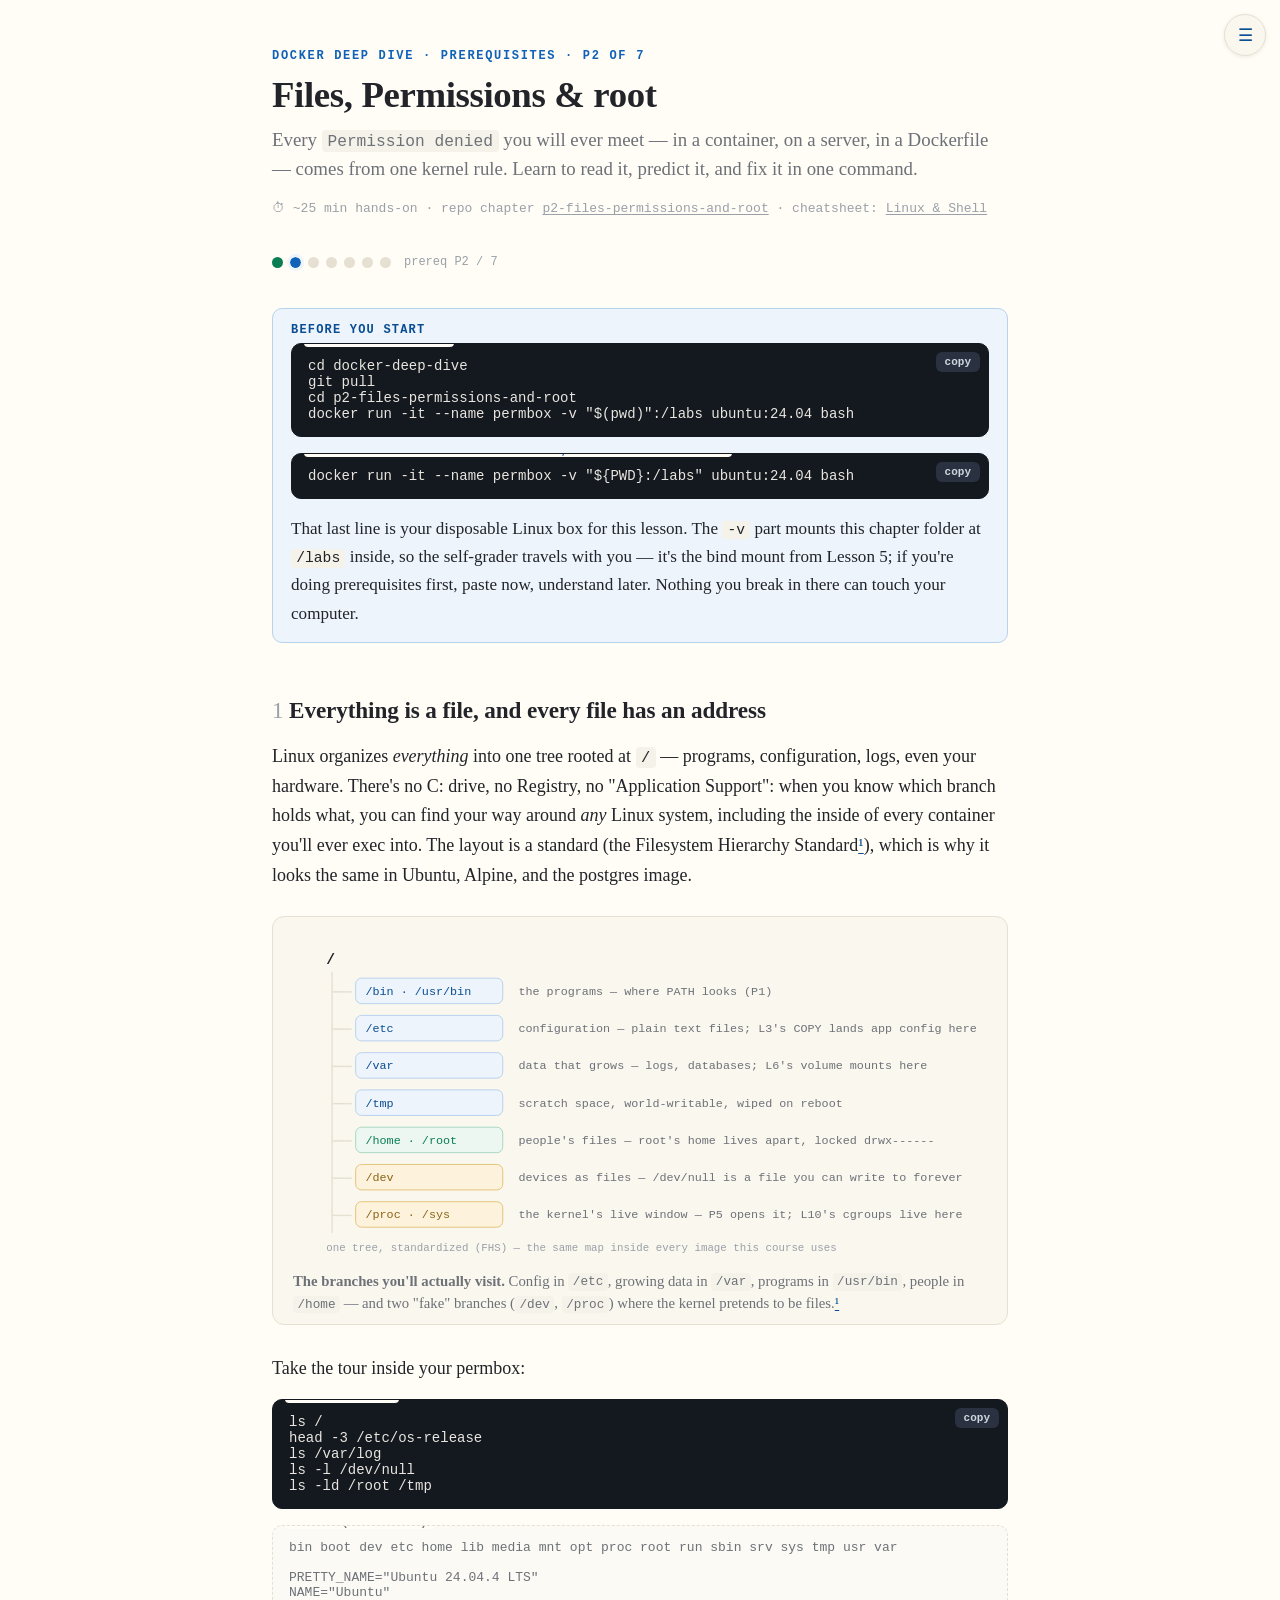
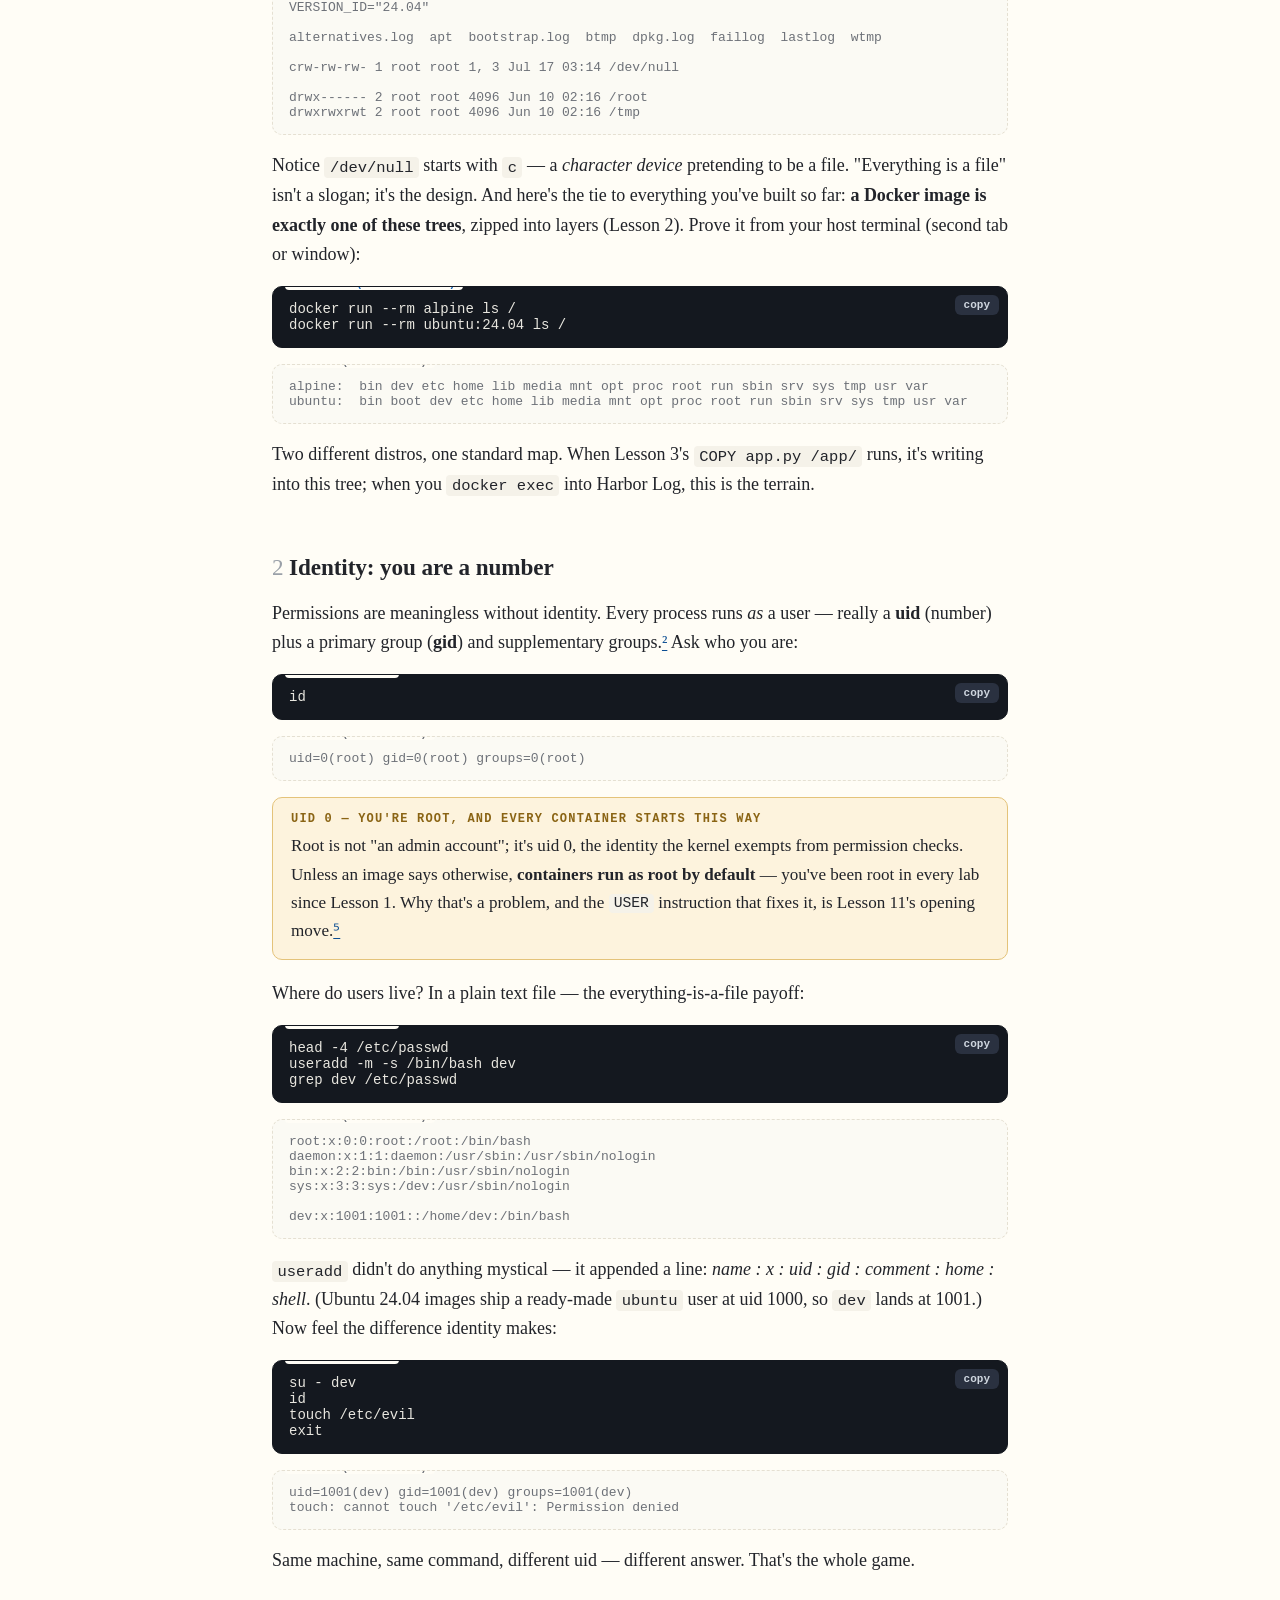
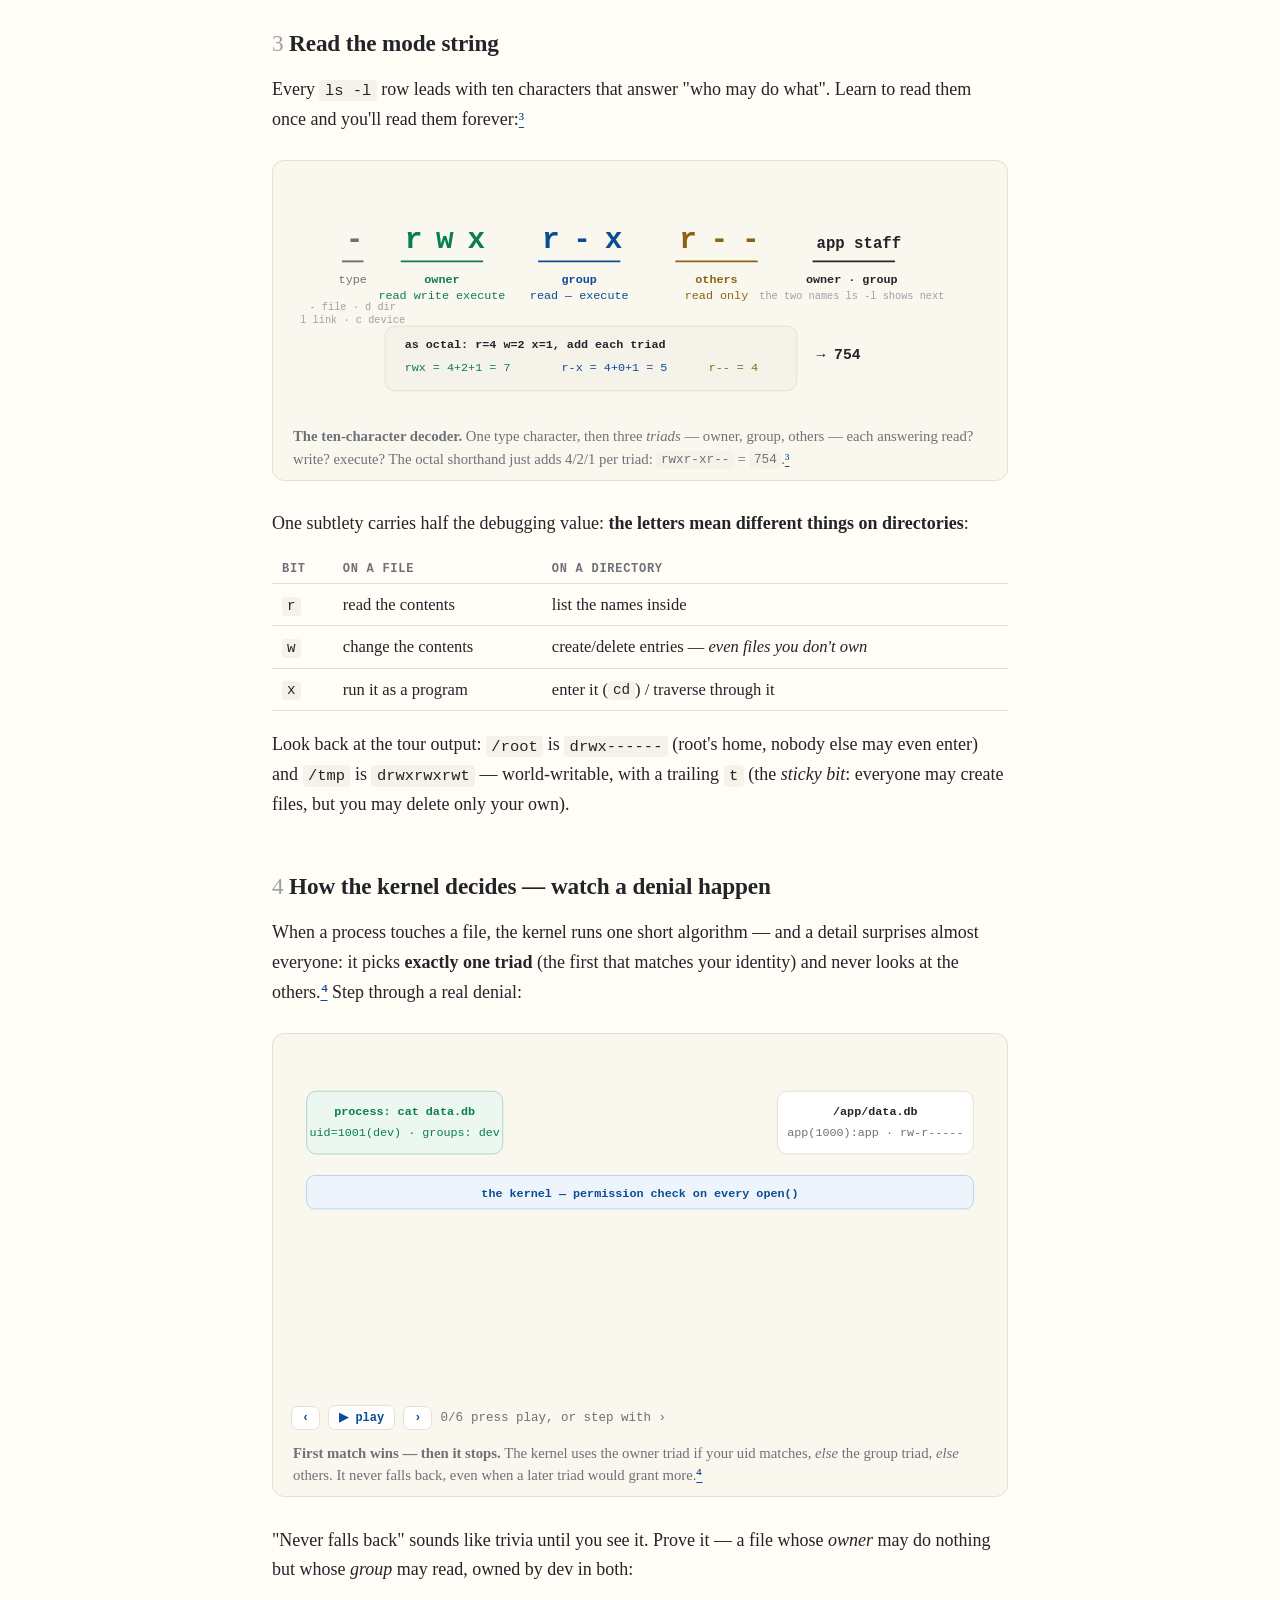
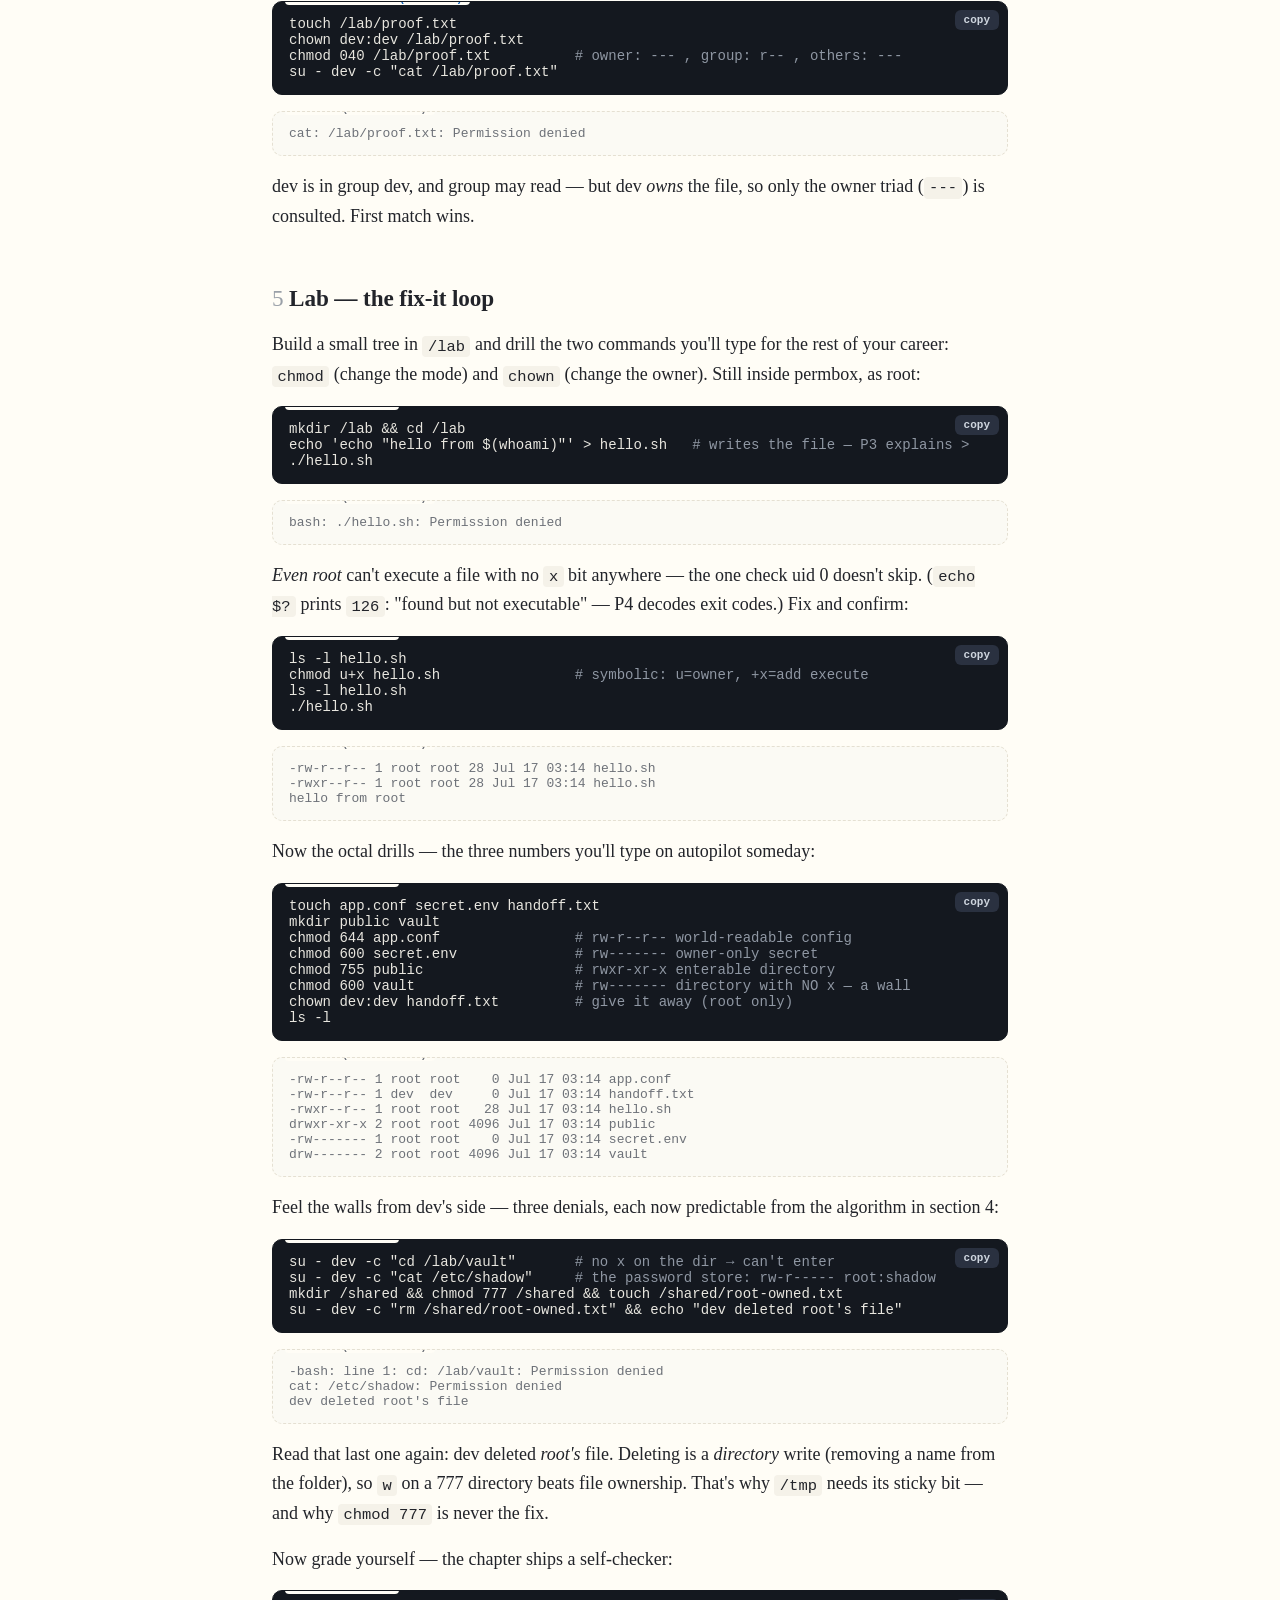
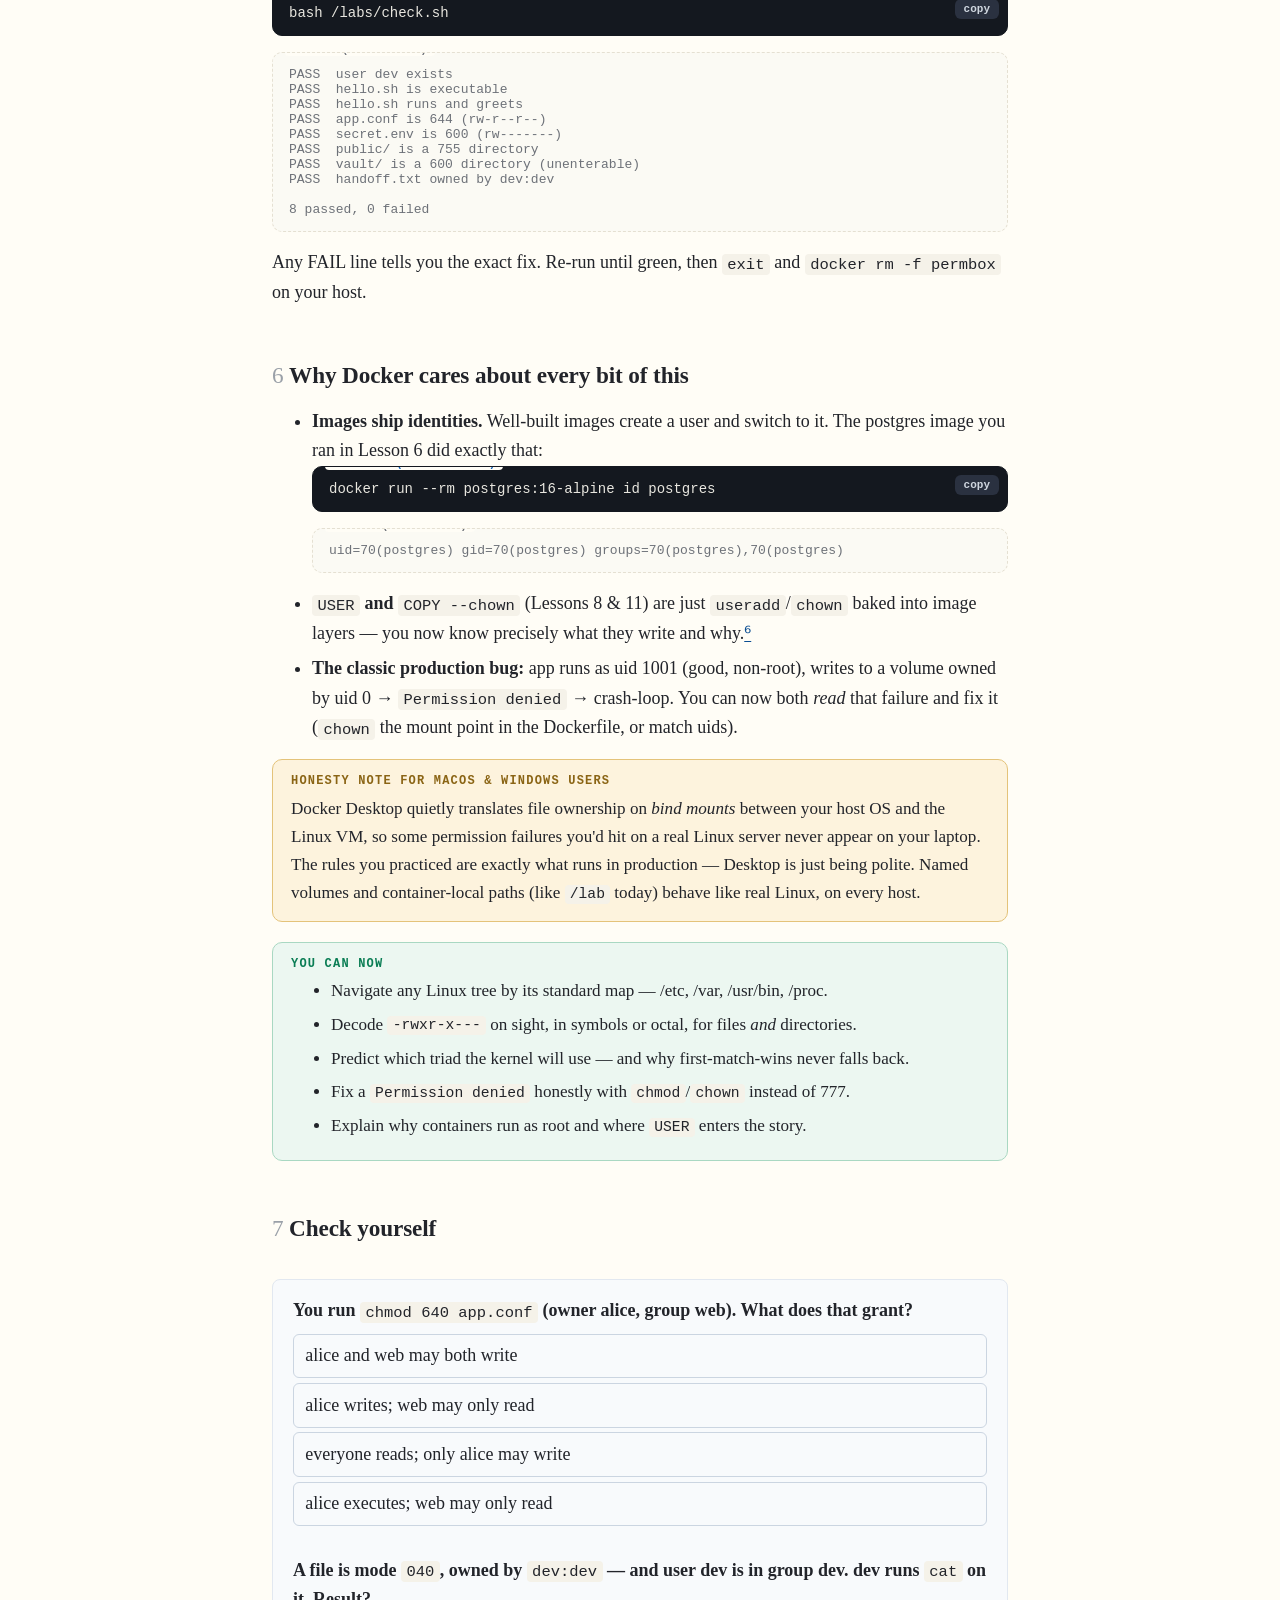
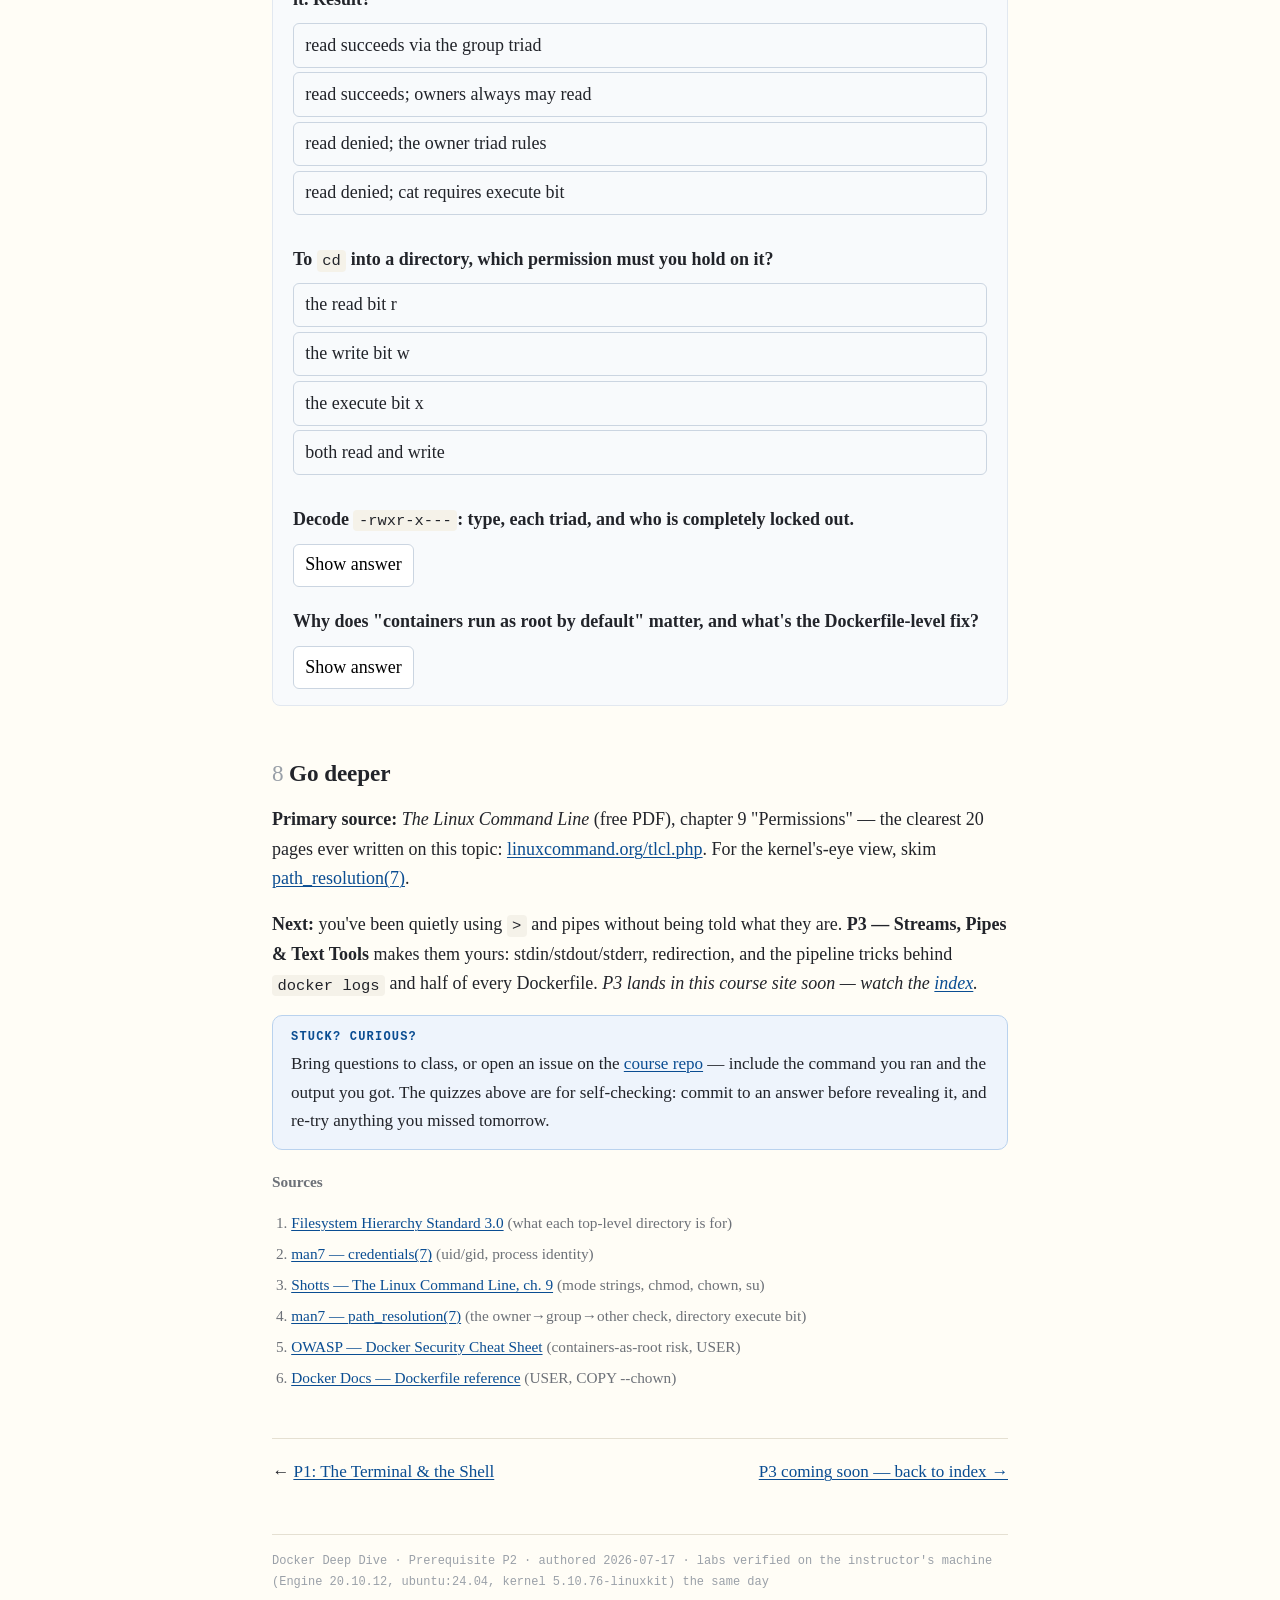
<file: lessons/p2-files-permissions-and-root.html>
<!doctype html>
<html lang="en">
<head>
<meta charset="utf-8">
<meta name="viewport" content="width=device-width, initial-scale=1">
<title>Prerequisite P2 · Files, Permissions &amp; root — Docker Deep Dive</title>
<link rel="stylesheet" href="../assets/style.css">
<link rel="stylesheet" href="../assets/quiz.css">
</head>
<body data-lesson="p2-files-permissions-and-root">
<main>

<p class="kicker">Docker Deep Dive · Prerequisites · P2 of 7</p>
<h1>Files, Permissions &amp; root</h1>
<p class="lede">Every <code>Permission denied</code> you will ever meet — in a container,
on a server, in a Dockerfile — comes from one kernel rule. Learn to read it, predict it,
and fix it in one command.</p>
<p class="meta">⏱ ~25 min hands-on · repo chapter
<a href="https://github.com/pdfarhad/docker-deep-dive/tree/main/p2-files-permissions-and-root">p2-files-permissions-and-root</a>
· cheatsheet: <a href="../reference/linux-shell-cheatsheet.html">Linux &amp; Shell</a></p>

<div class="progress" aria-label="prerequisite progress">
<span class="done" title="P1 · terminal & shell"></span><span class="here" title="P2 · files & permissions"></span><span title="P3 · pipes & text"></span><span title="P4 · processes & signals"></span><span title="P5 · kernel & namespaces"></span><span title="P6 · ports & packages"></span><span title="P7 · scripts & entrypoints"></span>
<em>prereq P2 / 7</em>
</div>

<div class="callout">
<p class="title">Before you start</p>
<pre class="cmd" data-label="macOS / Linux / WSL"><code>cd docker-deep-dive
git pull
cd p2-files-permissions-and-root
docker run -it --name permbox -v "$(pwd)":/labs ubuntu:24.04 bash</code></pre>
<pre class="cmd" data-label="Windows PowerShell — same last line, PowerShell's spelling"><code>docker run -it --name permbox -v "${PWD}:/labs" ubuntu:24.04 bash</code></pre>
<p>That last line is your disposable Linux box for this lesson. The <code>-v</code> part
mounts this chapter folder at <code>/labs</code> inside, so the self-grader travels with
you — it's the bind mount from Lesson 5; if you're doing prerequisites first, paste now,
understand later. Nothing you break in there can touch your computer.</p>
</div>

<h2><span class="no">1</span>Everything is a file, and every file has an address</h2>

<p>Linux organizes <em>everything</em> into one tree rooted at <code>/</code> — programs,
configuration, logs, even your hardware. There's no C: drive, no Registry, no
"Application Support": when you know which branch holds what, you can find your way
around <em>any</em> Linux system, including the inside of every container you'll ever
exec into. The layout is a standard (the Filesystem Hierarchy Standard<a class="cite" href="https://refspecs.linuxfoundation.org/FHS_3.0/fhs/index.html">¹</a>),
which is why it looks the same in Ubuntu, Alpine, and the postgres image.</p>

<figure class="diagram">
<svg viewBox="0 0 720 330" font-family="ui-monospace, Menlo, monospace" font-size="12">
  <text x="40" y="30" font-weight="700" font-size="15" fill="#22242a">/</text>
  <line x1="46" y1="38" x2="46" y2="304" stroke="#e5e0d2" stroke-width="1.5"/>
  <!-- rows: box + annotation -->
  <line x1="46" y1="58" x2="66" y2="58" stroke="#e5e0d2" stroke-width="1.5"/>
  <rect x="70" y="44" width="150" height="26" rx="6" fill="#eef4fc" stroke="#b9d2ee"/>
  <text x="80" y="61" fill="#0a4d92">/bin · /usr/bin</text>
  <text x="236" y="61" fill="#6d7178">the programs — where PATH looks (P1)</text>

  <line x1="46" y1="96" x2="66" y2="96" stroke="#e5e0d2" stroke-width="1.5"/>
  <rect x="70" y="82" width="150" height="26" rx="6" fill="#eef4fc" stroke="#b9d2ee"/>
  <text x="80" y="99" fill="#0a4d92">/etc</text>
  <text x="236" y="99" fill="#6d7178">configuration — plain text files; L3's COPY lands app config here</text>

  <line x1="46" y1="134" x2="66" y2="134" stroke="#e5e0d2" stroke-width="1.5"/>
  <rect x="70" y="120" width="150" height="26" rx="6" fill="#eef4fc" stroke="#b9d2ee"/>
  <text x="80" y="137" fill="#0a4d92">/var</text>
  <text x="236" y="137" fill="#6d7178">data that grows — logs, databases; L6's volume mounts here</text>

  <line x1="46" y1="172" x2="66" y2="172" stroke="#e5e0d2" stroke-width="1.5"/>
  <rect x="70" y="158" width="150" height="26" rx="6" fill="#eef4fc" stroke="#b9d2ee"/>
  <text x="80" y="175" fill="#0a4d92">/tmp</text>
  <text x="236" y="175" fill="#6d7178">scratch space, world-writable, wiped on reboot</text>

  <line x1="46" y1="210" x2="66" y2="210" stroke="#e5e0d2" stroke-width="1.5"/>
  <rect x="70" y="196" width="150" height="26" rx="6" fill="#ecf7f1" stroke="#a9d8c2"/>
  <text x="80" y="213" fill="#0a7d54">/home · /root</text>
  <text x="236" y="213" fill="#6d7178">people's files — root's home lives apart, locked drwx------</text>

  <line x1="46" y1="248" x2="66" y2="248" stroke="#e5e0d2" stroke-width="1.5"/>
  <rect x="70" y="234" width="150" height="26" rx="6" fill="#fdf3dd" stroke="#e4c37a"/>
  <text x="80" y="251" fill="#8a6414">/dev</text>
  <text x="236" y="251" fill="#6d7178">devices as files — /dev/null is a file you can write to forever</text>

  <line x1="46" y1="286" x2="66" y2="286" stroke="#e5e0d2" stroke-width="1.5"/>
  <rect x="70" y="272" width="150" height="26" rx="6" fill="#fdf3dd" stroke="#e4c37a"/>
  <text x="80" y="289" fill="#8a6414">/proc · /sys</text>
  <text x="236" y="289" fill="#6d7178">the kernel's live window — P5 opens it; L10's cgroups live here</text>

  <text x="40" y="322" fill="#9aa0a8" font-size="11">one tree, standardized (FHS) — the same map inside every image this course uses</text>
</svg>
<figcaption><strong>The branches you'll actually visit.</strong> Config in
<code>/etc</code>, growing data in <code>/var</code>, programs in <code>/usr/bin</code>,
people in <code>/home</code> — and two "fake" branches (<code>/dev</code>,
<code>/proc</code>) where the kernel pretends to be files.<a class="cite" href="https://refspecs.linuxfoundation.org/FHS_3.0/fhs/index.html">¹</a></figcaption>
</figure>

<p>Take the tour inside your permbox:</p>

<pre class="cmd" data-label="inside permbox"><code>ls /
head -3 /etc/os-release
ls /var/log
ls -l /dev/null
ls -ld /root /tmp</code></pre>

<pre class="output" data-label="my run (2026-07-17)"><code>bin boot dev etc home lib media mnt opt proc root run sbin srv sys tmp usr var

PRETTY_NAME="Ubuntu 24.04.4 LTS"
NAME="Ubuntu"
VERSION_ID="24.04"

alternatives.log  apt  bootstrap.log  btmp  dpkg.log  faillog  lastlog  wtmp

crw-rw-rw- 1 root root 1, 3 Jul 17 03:14 /dev/null

drwx------ 2 root root 4096 Jun 10 02:16 /root
drwxrwxrwt 2 root root 4096 Jun 10 02:16 /tmp</code></pre>

<p>Notice <code>/dev/null</code> starts with <code>c</code> — a <em>character device</em>
pretending to be a file. "Everything is a file" isn't a slogan; it's the design. And
here's the tie to everything you've built so far: <strong>a Docker image is exactly one
of these trees</strong>, zipped into layers (Lesson 2). Prove it from your host terminal
(second tab or window):</p>

<pre class="cmd" data-label="terminal (on your host)"><code>docker run --rm alpine ls /
docker run --rm ubuntu:24.04 ls /</code></pre>

<pre class="output" data-label="my run (2026-07-17)"><code>alpine:  bin dev etc home lib media mnt opt proc root run sbin srv sys tmp usr var
ubuntu:  bin boot dev etc home lib media mnt opt proc root run sbin srv sys tmp usr var</code></pre>

<p>Two different distros, one standard map. When Lesson 3's <code>COPY app.py /app/</code>
runs, it's writing into this tree; when you <code>docker exec</code> into Harbor Log,
this is the terrain.</p>

<h2><span class="no">2</span>Identity: you are a number</h2>

<p>Permissions are meaningless without identity. Every process runs <em>as</em> a user —
really a <strong>uid</strong> (number) plus a primary group (<strong>gid</strong>) and
supplementary groups.<a class="cite" href="https://man7.org/linux/man-pages/man7/credentials.7.html">²</a>
Ask who you are:</p>

<pre class="cmd" data-label="inside permbox"><code>id</code></pre>

<pre class="output" data-label="my run (2026-07-17)"><code>uid=0(root) gid=0(root) groups=0(root)</code></pre>

<div class="callout warn">
<p class="title">uid 0 — you're root, and every container starts this way</p>
<p>Root is not "an admin account"; it's uid 0, the identity the kernel exempts from
permission checks. Unless an image says otherwise, <strong>containers run as root by
default</strong> — you've been root in every lab since Lesson 1. Why that's a problem,
and the <code>USER</code> instruction that fixes it, is Lesson 11's opening
move.<a class="cite" href="https://cheatsheetseries.owasp.org/cheatsheets/Docker_Security_Cheat_Sheet.html">⁵</a></p>
</div>

<p>Where do users live? In a plain text file — the everything-is-a-file payoff:</p>

<pre class="cmd" data-label="inside permbox"><code>head -4 /etc/passwd
useradd -m -s /bin/bash dev
grep dev /etc/passwd</code></pre>

<pre class="output" data-label="my run (2026-07-17)"><code>root:x:0:0:root:/root:/bin/bash
daemon:x:1:1:daemon:/usr/sbin:/usr/sbin/nologin
bin:x:2:2:bin:/bin:/usr/sbin/nologin
sys:x:3:3:sys:/dev:/usr/sbin/nologin

dev:x:1001:1001::/home/dev:/bin/bash</code></pre>

<p><code>useradd</code> didn't do anything mystical — it appended a line:
<em>name : x : uid : gid : comment : home : shell</em>. (Ubuntu 24.04 images ship a
ready-made <code>ubuntu</code> user at uid 1000, so <code>dev</code> lands at 1001.)
Now feel the difference identity makes:</p>

<pre class="cmd" data-label="inside permbox"><code>su - dev
id
touch /etc/evil
exit</code></pre>

<pre class="output" data-label="my run (2026-07-17)"><code>uid=1001(dev) gid=1001(dev) groups=1001(dev)
touch: cannot touch '/etc/evil': Permission denied</code></pre>

<p>Same machine, same command, different uid — different answer. That's the whole game.</p>

<h2><span class="no">3</span>Read the mode string</h2>

<p>Every <code>ls -l</code> row leads with ten characters that answer "who may do what".
Learn to read them once and you'll read them forever:<a class="cite" href="https://linuxcommand.org/tlcl.php">³</a></p>

<figure class="diagram">
<svg viewBox="0 0 720 240" font-family="ui-monospace, Menlo, monospace" font-size="12">
  <!-- the ten characters -->
  <g font-size="30" font-weight="700">
    <text x="60"  y="70" fill="#6d7178">-</text>
    <text x="120" y="70" fill="#0a7d54">r</text>
    <text x="152" y="70" fill="#0a7d54">w</text>
    <text x="184" y="70" fill="#0a7d54">x</text>
    <text x="260" y="70" fill="#0a4d92">r</text>
    <text x="292" y="70" fill="#0a4d92">-</text>
    <text x="324" y="70" fill="#0a4d92">x</text>
    <text x="400" y="70" fill="#8a6414">r</text>
    <text x="432" y="70" fill="#8a6414">-</text>
    <text x="464" y="70" fill="#8a6414">-</text>
    <text x="540" y="70" fill="#22242a" font-size="16">app staff</text>
  </g>
  <!-- braces -->
  <path d="M 56 84 h 22" stroke="#6d7178" stroke-width="2" fill="none"/>
  <path d="M 116 84 h 84" stroke="#0a7d54" stroke-width="2" fill="none"/>
  <path d="M 256 84 h 84" stroke="#0a4d92" stroke-width="2" fill="none"/>
  <path d="M 396 84 h 84" stroke="#8a6414" stroke-width="2" fill="none"/>
  <path d="M 536 84 h 84" stroke="#22242a" stroke-width="2" fill="none"/>
  <!-- labels -->
  <text x="67"  y="106" text-anchor="middle" fill="#6d7178">type</text>
  <text x="67"  y="134" text-anchor="middle" fill="#9aa0a8" font-size="10.5">- file · d dir</text>
  <text x="67"  y="147" text-anchor="middle" fill="#9aa0a8" font-size="10.5">l link · c device</text>
  <text x="158" y="106" text-anchor="middle" fill="#0a7d54" font-weight="700">owner</text>
  <text x="158" y="122" text-anchor="middle" fill="#0a7d54">read write execute</text>
  <text x="298" y="106" text-anchor="middle" fill="#0a4d92" font-weight="700">group</text>
  <text x="298" y="122" text-anchor="middle" fill="#0a4d92">read — execute</text>
  <text x="438" y="106" text-anchor="middle" fill="#8a6414" font-weight="700">others</text>
  <text x="438" y="122" text-anchor="middle" fill="#8a6414">read only</text>
  <text x="576" y="106" text-anchor="middle" fill="#22242a" font-weight="700">owner · group</text>
  <text x="576" y="122" text-anchor="middle" fill="#9aa0a8" font-size="10.5">the two names ls -l shows next</text>
  <!-- octal strip -->
  <rect x="100" y="150" width="420" height="66" rx="10" fill="#f5f2e9" stroke="#e5e0d2"/>
  <text x="120" y="172" fill="#22242a" font-weight="700">as octal: r=4 w=2 x=1, add each triad</text>
  <text x="120" y="196" fill="#0a7d54">rwx = 4+2+1 = 7</text>
  <text x="280" y="196" fill="#0a4d92">r-x = 4+0+1 = 5</text>
  <text x="430" y="196" fill="#8a6414">r-- = 4</text>
  <text x="540" y="184" fill="#22242a" font-weight="700" font-size="15">→ 754</text>
</svg>
<figcaption><strong>The ten-character decoder.</strong> One type character, then three
<em>triads</em> — owner, group, others — each answering read? write? execute? The octal
shorthand just adds 4/2/1 per triad: <code>rwxr-xr--</code> = <code>754</code>.<a class="cite" href="https://linuxcommand.org/tlcl.php">³</a></figcaption>
</figure>

<p>One subtlety carries half the debugging value: <strong>the letters mean different
things on directories</strong>:</p>

<table>
<tr><th>bit</th><th>on a file</th><th>on a directory</th></tr>
<tr><td><code>r</code></td><td>read the contents</td><td>list the names inside</td></tr>
<tr><td><code>w</code></td><td>change the contents</td><td>create/delete entries — <em>even files you don't own</em></td></tr>
<tr><td><code>x</code></td><td>run it as a program</td><td>enter it (<code>cd</code>) / traverse through it</td></tr>
</table>

<p>Look back at the tour output: <code>/root</code> is <code>drwx------</code> (root's
home, nobody else may even enter) and <code>/tmp</code> is <code>drwxrwxrwt</code> —
world-writable, with a trailing <code>t</code> (the <em>sticky bit</em>: everyone may
create files, but you may delete only your own).</p>

<h2><span class="no">4</span>How the kernel decides — watch a denial happen</h2>

<p>When a process touches a file, the kernel runs one short algorithm — and a detail
surprises almost everyone: it picks <strong>exactly one triad</strong> (the first that
matches your identity) and never looks at the others.<a class="cite" href="https://man7.org/linux/man-pages/man7/path_resolution.7.html">⁴</a>
Step through a real denial:</p>

<figure class="diagram" data-anim>
<svg viewBox="0 0 720 350" font-family="ui-monospace, Menlo, monospace" font-size="12">
  <defs>
    <marker id="parr" viewBox="0 0 10 10" refX="9" refY="5" markerWidth="7" markerHeight="7" orient="auto-start-reverse">
      <path d="M0,0 L10,5 L0,10 z" fill="#6d7178"/>
    </marker>
  </defs>
  <!-- process card -->
  <rect x="20" y="40" width="200" height="64" rx="10" fill="#ecf7f1" stroke="#a9d8c2"/>
  <text x="120" y="64" text-anchor="middle" font-weight="700" fill="#0a7d54">process: cat data.db</text>
  <text x="120" y="86" text-anchor="middle" fill="#0a7d54">uid=1001(dev) · groups: dev</text>
  <!-- file card -->
  <rect x="500" y="40" width="200" height="64" rx="10" fill="#fff" stroke="#e5e0d2"/>
  <text x="600" y="64" text-anchor="middle" font-weight="700" fill="#22242a">/app/data.db</text>
  <text x="600" y="86" text-anchor="middle" fill="#6d7178">app(1000):app · rw-r-----</text>
  <!-- kernel band -->
  <rect x="20" y="126" width="680" height="34" rx="8" fill="#eef4fc" stroke="#b9d2ee"/>
  <text x="360" y="148" text-anchor="middle" font-weight="700" fill="#0a4d92">the kernel — permission check on every open()</text>
  <!-- step 1: syscall arrow -->
  <g data-step="1">
    <line x1="120" y1="108" x2="120" y2="122" stroke="#6d7178" stroke-width="1.6" class="flow" marker-end="url(#parr)"/>
    <text x="132" y="120" fill="#0f62b7" font-weight="700">open("/app/data.db") — a syscall (P5)</text>
  </g>
  <!-- step 2: owner check -->
  <g data-step="2">
    <rect x="40" y="184" width="190" height="56" rx="10" fill="#fff" stroke="#0f62b7" class="pulse"/>
    <text x="135" y="206" text-anchor="middle" font-weight="700" fill="#0a4d92">uid == owner?</text>
    <text x="135" y="226" text-anchor="middle" fill="#b3261e">1001 ≠ 1000 → no</text>
  </g>
  <!-- step 3: group check -->
  <g data-step="3">
    <line x1="230" y1="212" x2="258" y2="212" stroke="#6d7178" stroke-width="1.5" marker-end="url(#parr)"/>
    <rect x="262" y="184" width="190" height="56" rx="10" fill="#fff" stroke="#0f62b7" class="pulse"/>
    <text x="357" y="206" text-anchor="middle" font-weight="700" fill="#0a4d92">in group "app"?</text>
    <text x="357" y="226" text-anchor="middle" fill="#b3261e">groups: dev → no</text>
  </g>
  <!-- step 4: other triad, denial -->
  <g data-step="4">
    <line x1="452" y1="212" x2="480" y2="212" stroke="#6d7178" stroke-width="1.5" marker-end="url(#parr)"/>
    <rect x="484" y="184" width="196" height="56" rx="10" fill="#fff" stroke="#b3261e" class="pulse"/>
    <text x="582" y="206" text-anchor="middle" font-weight="700" fill="#b3261e">others triad: ---</text>
    <text x="582" y="226" text-anchor="middle" fill="#b3261e" font-weight="700">EACCES · Permission denied</text>
  </g>
  <!-- step 5: root bypass -->
  <g data-step="5">
    <rect x="40" y="262" width="440" height="34" rx="17" fill="#fdf3dd" stroke="#e4c37a"/>
    <text x="260" y="284" text-anchor="middle" fill="#8a6414" font-weight="700">same call as uid 0 → checks skipped (CAP_DAC_OVERRIDE) → opens</text>
  </g>
  <!-- step 6: fixes -->
  <g data-step="6">
    <rect x="40" y="308" width="640" height="34" rx="8" fill="#ecf7f1" stroke="#a9d8c2"/>
    <text x="360" y="330" text-anchor="middle" fill="#0a7d54" font-weight="700">fix: chown dev /app/data.db — or chmod g+r + usermod -aG app dev</text>
  </g>
</svg>
<ol class="anim-cap">
<li>cat asks the kernel to open the file — every file touch is a syscall (P5 opens that door).</li>
<li>First question: does the process uid match the file's owner? 1001 ≠ 1000 — move on.</li>
<li>Second: is the file's group among the process's groups? dev isn't in "app" — move on.</li>
<li>Fall through to the others triad: --- grants nothing. EACCES — the "Permission denied" you saw as dev.</li>
<li>Root (uid 0) skips the checks entirely — that's why everything "just works" in your containers… so far.</li>
<li>Two honest fixes: make dev the owner, or grant the group bit and put dev in the group. Pick one; don't chmod 777.</li>
</ol>
<figcaption><strong>First match wins — then it stops.</strong> The kernel uses the
owner triad if your uid matches, <em>else</em> the group triad, <em>else</em> others.
It never falls back, even when a later triad would grant more.<a class="cite" href="https://man7.org/linux/man-pages/man7/path_resolution.7.html">⁴</a></figcaption>
</figure>

<p>"Never falls back" sounds like trivia until you see it. Prove it — a file whose
<em>owner</em> may do nothing but whose <em>group</em> may read, owned by dev in both:</p>

<pre class="cmd" data-label="inside permbox (as root)"><code>touch /lab/proof.txt
chown dev:dev /lab/proof.txt
chmod 040 /lab/proof.txt          <span class="comment"># owner: --- , group: r-- , others: ---</span>
su - dev -c "cat /lab/proof.txt"</code></pre>

<pre class="output" data-label="my run (2026-07-17)"><code>cat: /lab/proof.txt: Permission denied</code></pre>

<p>dev is in group dev, and group may read — but dev <em>owns</em> the file, so only the
owner triad (<code>---</code>) is consulted. First match wins.</p>

<h2><span class="no">5</span>Lab — the fix-it loop</h2>

<p>Build a small tree in <code>/lab</code> and drill the two commands you'll type for
the rest of your career: <code>chmod</code> (change the mode) and <code>chown</code>
(change the owner). Still inside permbox, as root:</p>

<pre class="cmd" data-label="inside permbox"><code>mkdir /lab &amp;&amp; cd /lab
echo 'echo "hello from $(whoami)"' &gt; hello.sh   <span class="comment"># writes the file — P3 explains &gt;</span>
./hello.sh</code></pre>

<pre class="output" data-label="my run (2026-07-17)"><code>bash: ./hello.sh: Permission denied</code></pre>

<p><em>Even root</em> can't execute a file with no <code>x</code> bit anywhere — the one
check uid 0 doesn't skip. (<code>echo $?</code> prints <code>126</code>: "found but not
executable" — P4 decodes exit codes.) Fix and confirm:</p>

<pre class="cmd" data-label="inside permbox"><code>ls -l hello.sh
chmod u+x hello.sh                <span class="comment"># symbolic: u=owner, +x=add execute</span>
ls -l hello.sh
./hello.sh</code></pre>

<pre class="output" data-label="my run (2026-07-17)"><code>-rw-r--r-- 1 root root 28 Jul 17 03:14 hello.sh
-rwxr--r-- 1 root root 28 Jul 17 03:14 hello.sh
hello from root</code></pre>

<p>Now the octal drills — the three numbers you'll type on autopilot someday:</p>

<pre class="cmd" data-label="inside permbox"><code>touch app.conf secret.env handoff.txt
mkdir public vault
chmod 644 app.conf                <span class="comment"># rw-r--r-- world-readable config</span>
chmod 600 secret.env              <span class="comment"># rw------- owner-only secret</span>
chmod 755 public                  <span class="comment"># rwxr-xr-x enterable directory</span>
chmod 600 vault                   <span class="comment"># rw------- directory with NO x — a wall</span>
chown dev:dev handoff.txt         <span class="comment"># give it away (root only)</span>
ls -l</code></pre>

<pre class="output" data-label="my run (2026-07-17)"><code>-rw-r--r-- 1 root root    0 Jul 17 03:14 app.conf
-rw-r--r-- 1 dev  dev     0 Jul 17 03:14 handoff.txt
-rwxr--r-- 1 root root   28 Jul 17 03:14 hello.sh
drwxr-xr-x 2 root root 4096 Jul 17 03:14 public
-rw------- 1 root root    0 Jul 17 03:14 secret.env
drw------- 2 root root 4096 Jul 17 03:14 vault</code></pre>

<p>Feel the walls from dev's side — three denials, each now predictable from the
algorithm in section 4:</p>

<pre class="cmd" data-label="inside permbox"><code>su - dev -c "cd /lab/vault"       <span class="comment"># no x on the dir → can't enter</span>
su - dev -c "cat /etc/shadow"     <span class="comment"># the password store: rw-r----- root:shadow</span>
mkdir /shared &amp;&amp; chmod 777 /shared &amp;&amp; touch /shared/root-owned.txt
su - dev -c "rm /shared/root-owned.txt" &amp;&amp; echo "dev deleted root's file"</code></pre>

<pre class="output" data-label="my run (2026-07-17)"><code>-bash: line 1: cd: /lab/vault: Permission denied
cat: /etc/shadow: Permission denied
dev deleted root's file</code></pre>

<p>Read that last one again: dev deleted <em>root's</em> file. Deleting is a
<em>directory</em> write (removing a name from the folder), so <code>w</code> on a 777
directory beats file ownership. That's why <code>/tmp</code> needs its sticky bit — and
why <code>chmod 777</code> is never the fix.</p>

<p>Now grade yourself — the chapter ships a self-checker:</p>

<pre class="cmd" data-label="inside permbox"><code>bash /labs/check.sh</code></pre>

<pre class="output" data-label="my run (2026-07-17)"><code>PASS  user dev exists
PASS  hello.sh is executable
PASS  hello.sh runs and greets
PASS  app.conf is 644 (rw-r--r--)
PASS  secret.env is 600 (rw-------)
PASS  public/ is a 755 directory
PASS  vault/ is a 600 directory (unenterable)
PASS  handoff.txt owned by dev:dev

8 passed, 0 failed</code></pre>

<p>Any FAIL line tells you the exact fix. Re-run until green, then <code>exit</code> and
<code>docker rm -f permbox</code> on your host.</p>

<h2><span class="no">6</span>Why Docker cares about every bit of this</h2>

<ul>
<li><strong>Images ship identities.</strong> Well-built images create a user and switch
to it. The postgres image you ran in Lesson 6 did exactly that:
<pre class="cmd" data-label="terminal (on your host)"><code>docker run --rm postgres:16-alpine id postgres</code></pre>
<pre class="output" data-label="my run (2026-07-17)"><code>uid=70(postgres) gid=70(postgres) groups=70(postgres),70(postgres)</code></pre></li>
<li><strong><code>USER</code> and <code>COPY --chown</code></strong> (Lessons 8 &amp; 11)
are just <code>useradd</code>/<code>chown</code> baked into image layers — you now know
precisely what they write and why.<a class="cite" href="https://docs.docker.com/reference/dockerfile/">⁶</a></li>
<li><strong>The classic production bug:</strong> app runs as uid 1001 (good, non-root),
writes to a volume owned by uid 0 → <code>Permission denied</code> → crash-loop. You can
now both <em>read</em> that failure and fix it (<code>chown</code> the mount point in the
Dockerfile, or match uids).</li>
</ul>

<div class="callout warn">
<p class="title">Honesty note for macOS &amp; Windows users</p>
<p>Docker Desktop quietly translates file ownership on <em>bind mounts</em> between
your host OS and the Linux VM, so some permission failures you'd hit on a real Linux
server never appear on your laptop. The rules you practiced are exactly what runs in
production — Desktop is just being polite. Named volumes and container-local paths
(like <code>/lab</code> today) behave like real Linux, on every host.</p>
</div>

<div class="callout win">
<p class="title">You can now</p>
<ul>
<li>Navigate any Linux tree by its standard map — /etc, /var, /usr/bin, /proc.</li>
<li>Decode <code>-rwxr-x---</code> on sight, in symbols or octal, for files <em>and</em> directories.</li>
<li>Predict which triad the kernel will use — and why first-match-wins never falls back.</li>
<li>Fix a <code>Permission denied</code> honestly with <code>chmod</code>/<code>chown</code> instead of 777.</li>
<li>Explain why containers run as root and where <code>USER</code> enters the story.</li>
</ul>
</div>

<h2><span class="no">7</span>Check yourself</h2>

<section class="quiz">
  <div class="q" data-type="mcq" data-id="q1" data-answer="1">
    <p class="prompt">You run <code>chmod 640 app.conf</code> (owner alice, group web).
    What does that grant?</p>
    <ol class="choices">
      <li>alice and web may both write</li>
      <li>alice writes; web may only read</li>
      <li>everyone reads; only alice may write</li>
      <li>alice executes; web may only read</li>
    </ol>
  </div>
  <div class="q" data-type="mcq" data-id="q2" data-answer="2">
    <p class="prompt">A file is mode <code>040</code>, owned by <code>dev:dev</code> —
    and user dev is in group dev. dev runs <code>cat</code> on it. Result?</p>
    <ol class="choices">
      <li>read succeeds via the group triad</li>
      <li>read succeeds; owners always may read</li>
      <li>read denied; the owner triad rules</li>
      <li>read denied; cat requires execute bit</li>
    </ol>
  </div>
  <div class="q" data-type="mcq" data-id="q3" data-answer="2">
    <p class="prompt">To <code>cd</code> into a directory, which permission must you
    hold on it?</p>
    <ol class="choices">
      <li>the read bit r</li>
      <li>the write bit w</li>
      <li>the execute bit x</li>
      <li>both read and write</li>
    </ol>
  </div>
  <div class="q" data-type="recall" data-id="q4">
    <p class="prompt">Decode <code>-rwxr-x---</code>: type, each triad, and who is
    completely locked out.</p>
    <p class="answer">A regular file (-). Owner: read+write+execute. Group: read+execute
    (no modifying). Others: nothing at all — anyone who is neither the owner nor in the
    group can't even read it. Octal: 750.</p>
  </div>
  <div class="q" data-type="recall" data-id="q5">
    <p class="prompt">Why does "containers run as root by default" matter, and what's
    the Dockerfile-level fix?</p>
    <p class="answer">The container's main process runs as uid 0, which skips permission
    checks — so a compromised app owns the whole container filesystem (and has more
    leverage against the host). Fix: create a user in the image and switch with the
    USER instruction (plus COPY --chown for the files it needs) — lessons 8 and 11.</p>
  </div>
</section>

<h2><span class="no">8</span>Go deeper</h2>

<p><strong>Primary source:</strong> <em>The Linux Command Line</em> (free PDF), chapter 9
"Permissions" — the clearest 20 pages ever written on this topic:
<a href="https://linuxcommand.org/tlcl.php">linuxcommand.org/tlcl.php</a>. For the
kernel's-eye view, skim
<a href="https://man7.org/linux/man-pages/man7/path_resolution.7.html">path_resolution(7)</a>.</p>

<p><strong>Next:</strong> you've been quietly using <code>&gt;</code> and pipes without
being told what they are. <strong>P3 — Streams, Pipes &amp; Text Tools</strong> makes
them yours: stdin/stdout/stderr, redirection, and the pipeline tricks behind
<code>docker logs</code> and half of every Dockerfile. <em>P3 lands in this course site
soon — watch the <a href="../index.html">index</a>.</em></p>

<div class="callout">
<p class="title">Stuck? Curious?</p>
<p>Bring questions to class, or open an issue on the
<a href="https://github.com/pdfarhad/docker-deep-dive/issues">course repo</a> — include
the command you ran and the output you got. The quizzes above are for self-checking:
commit to an answer before revealing it, and re-try anything you missed tomorrow.</p>
</div>

<div class="sources">
<p><strong>Sources</strong></p>
<ol>
<li><a href="https://refspecs.linuxfoundation.org/FHS_3.0/fhs/index.html">Filesystem Hierarchy Standard 3.0</a> (what each top-level directory is for)</li>
<li><a href="https://man7.org/linux/man-pages/man7/credentials.7.html">man7 — credentials(7)</a> (uid/gid, process identity)</li>
<li><a href="https://linuxcommand.org/tlcl.php">Shotts — The Linux Command Line, ch. 9</a> (mode strings, chmod, chown, su)</li>
<li><a href="https://man7.org/linux/man-pages/man7/path_resolution.7.html">man7 — path_resolution(7)</a> (the owner→group→other check, directory execute bit)</li>
<li><a href="https://cheatsheetseries.owasp.org/cheatsheets/Docker_Security_Cheat_Sheet.html">OWASP — Docker Security Cheat Sheet</a> (containers-as-root risk, USER)</li>
<li><a href="https://docs.docker.com/reference/dockerfile/">Docker Docs — Dockerfile reference</a> (USER, COPY --chown)</li>
</ol>
</div>

<div class="next">
<span>← <a href="p1-the-terminal-and-the-shell.html">P1: The Terminal &amp; the Shell</a></span>
<span><a href="../index.html">P3 coming soon — back to index →</a></span>
</div>

</main>
<footer class="colophon">Docker Deep Dive · Prerequisite P2 · authored 2026-07-17 · labs
verified on the instructor's machine (Engine 20.10.12, ubuntu:24.04, kernel 5.10.76-linuxkit) the
same day</footer>
<script src="../assets/course-map.js"></script>
<script src="../assets/nav.js"></script>
<script src="../assets/snippet.js"></script>
<script src="../assets/anim.js"></script>
<script type="module" src="../assets/quiz.js"></script>
</body>
</html>
</file>
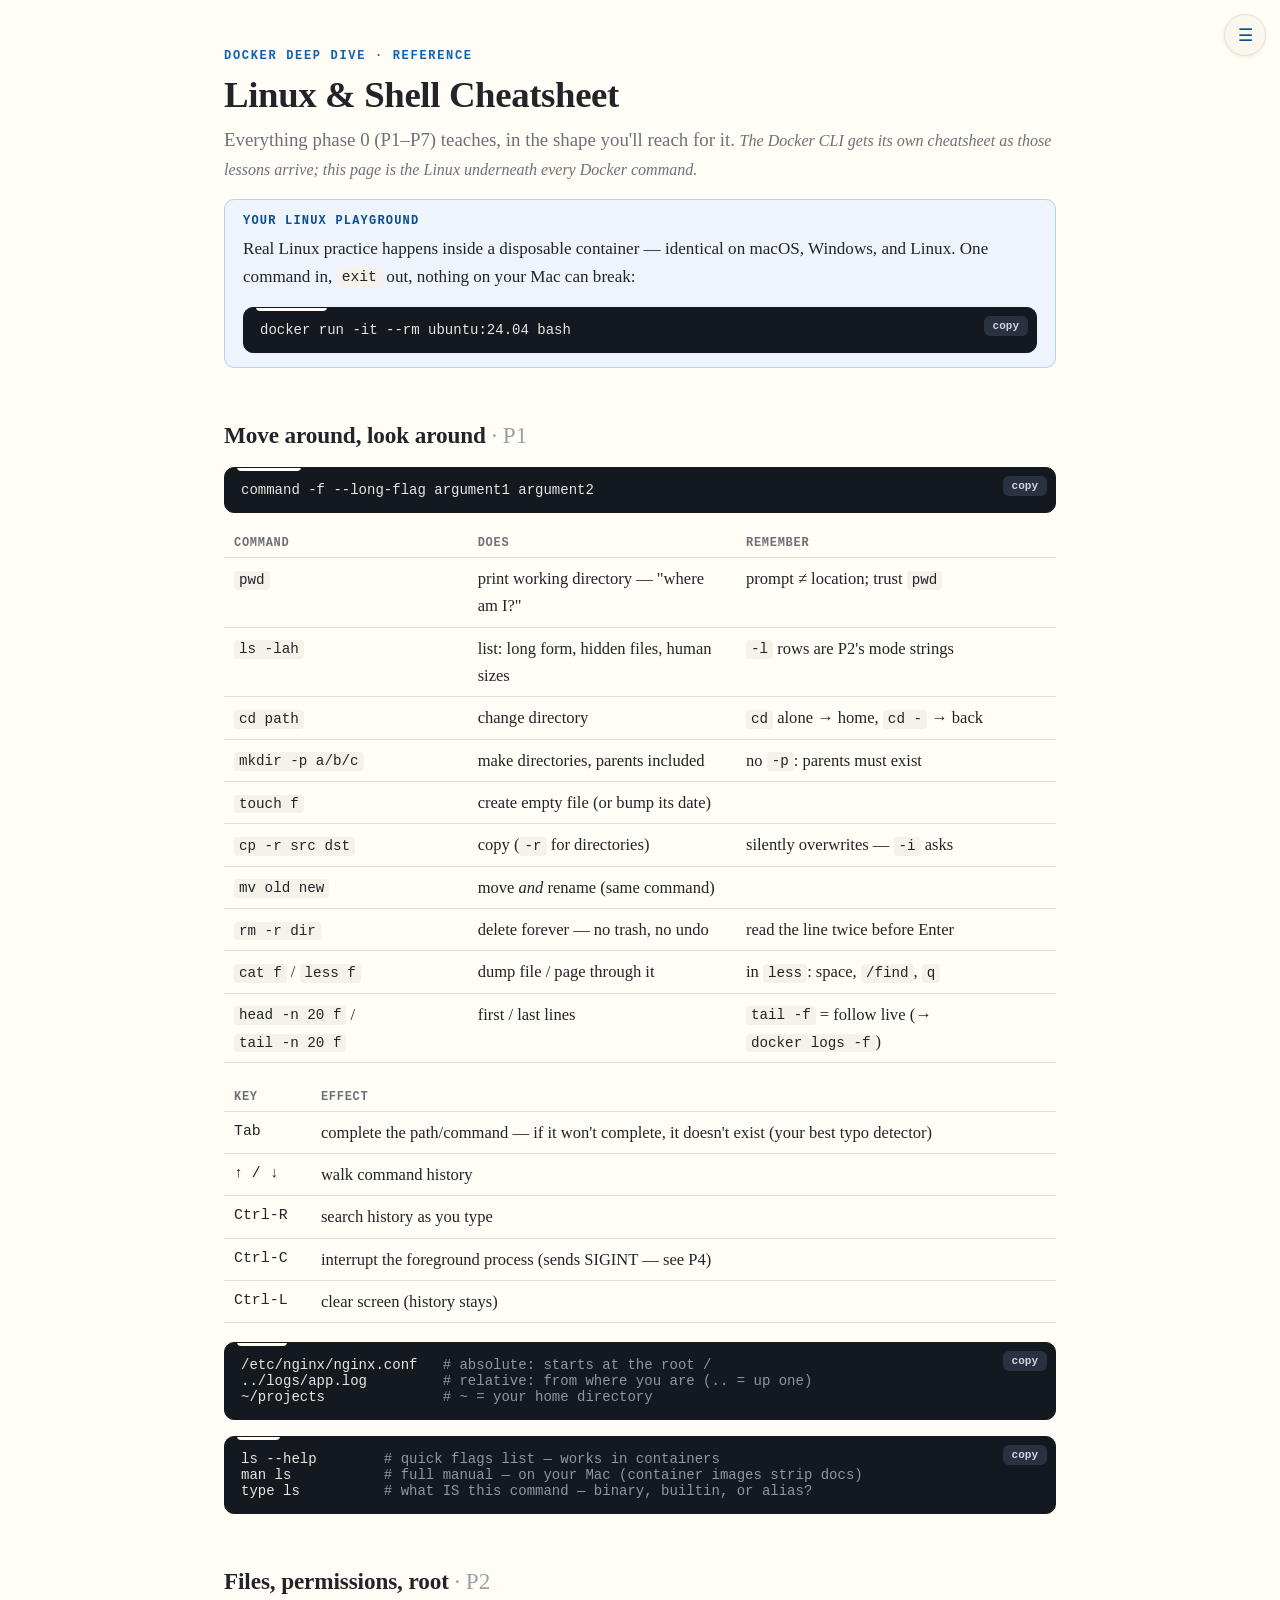
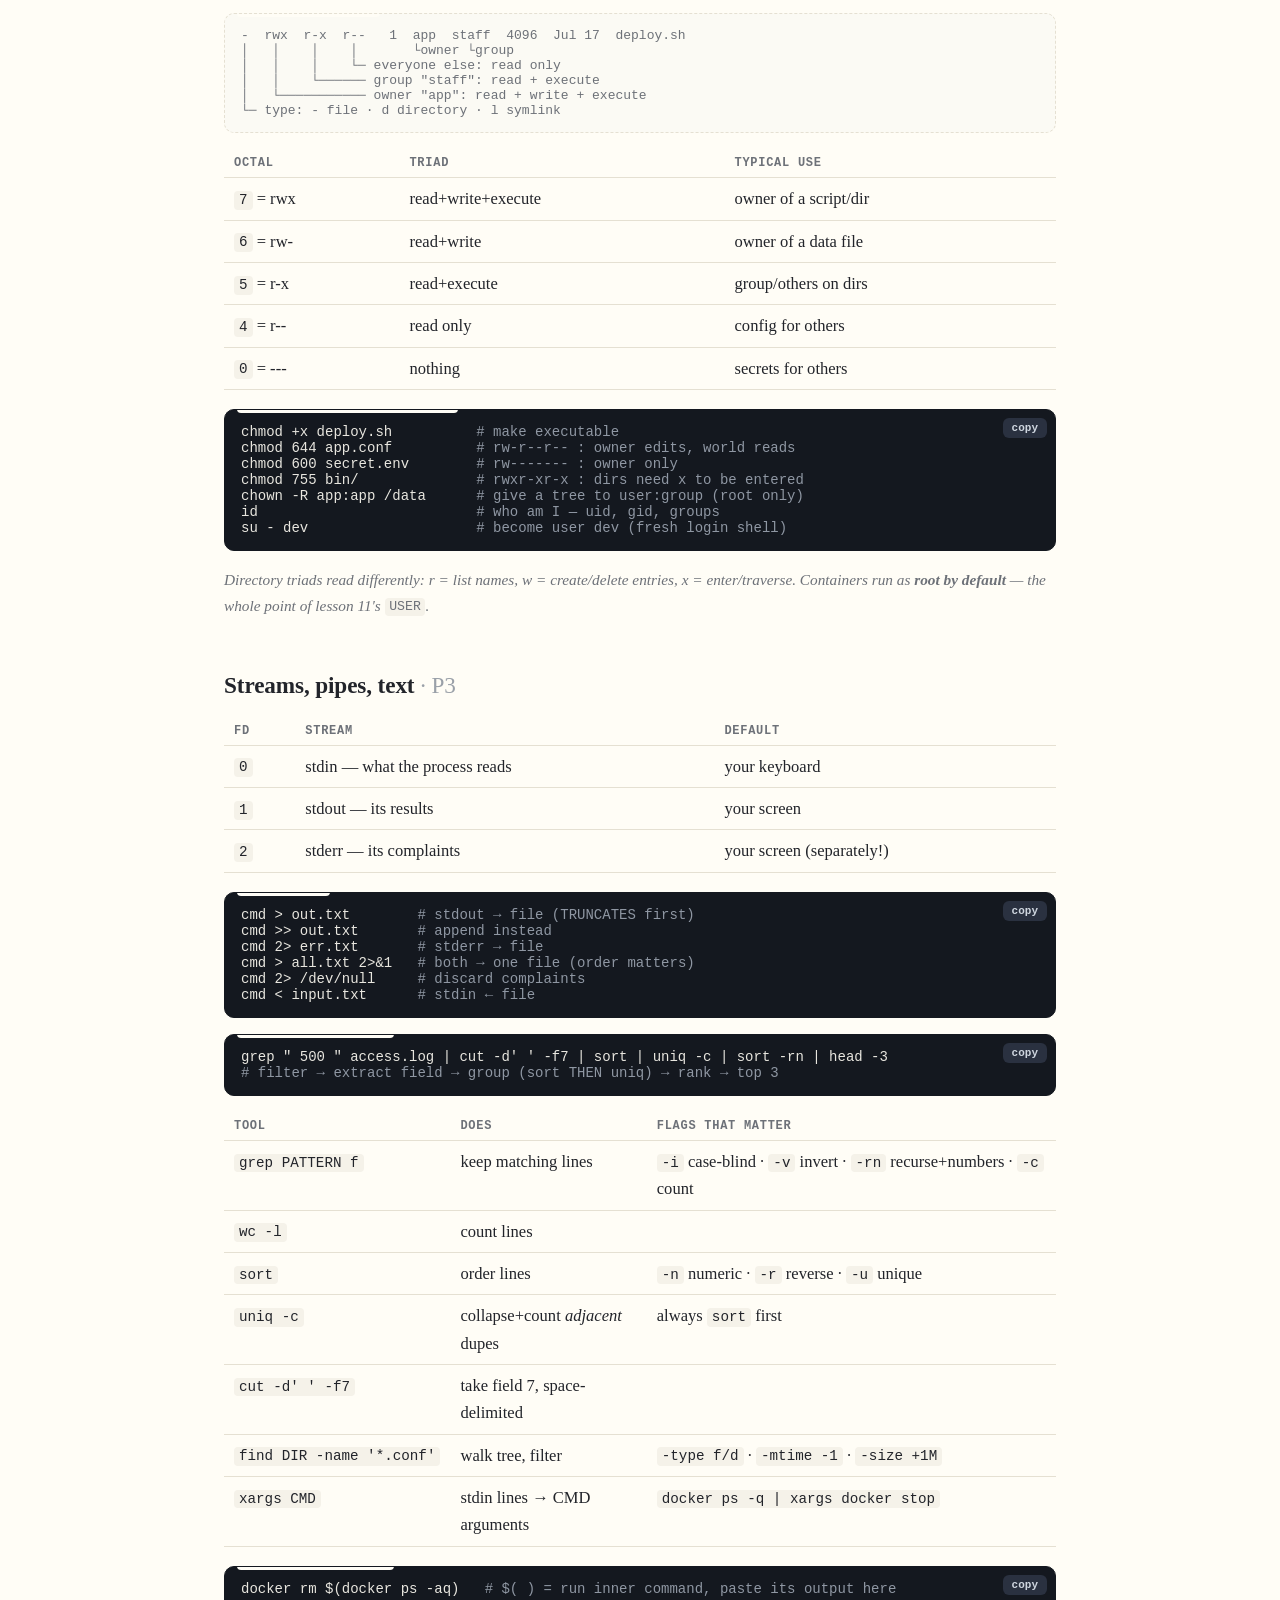
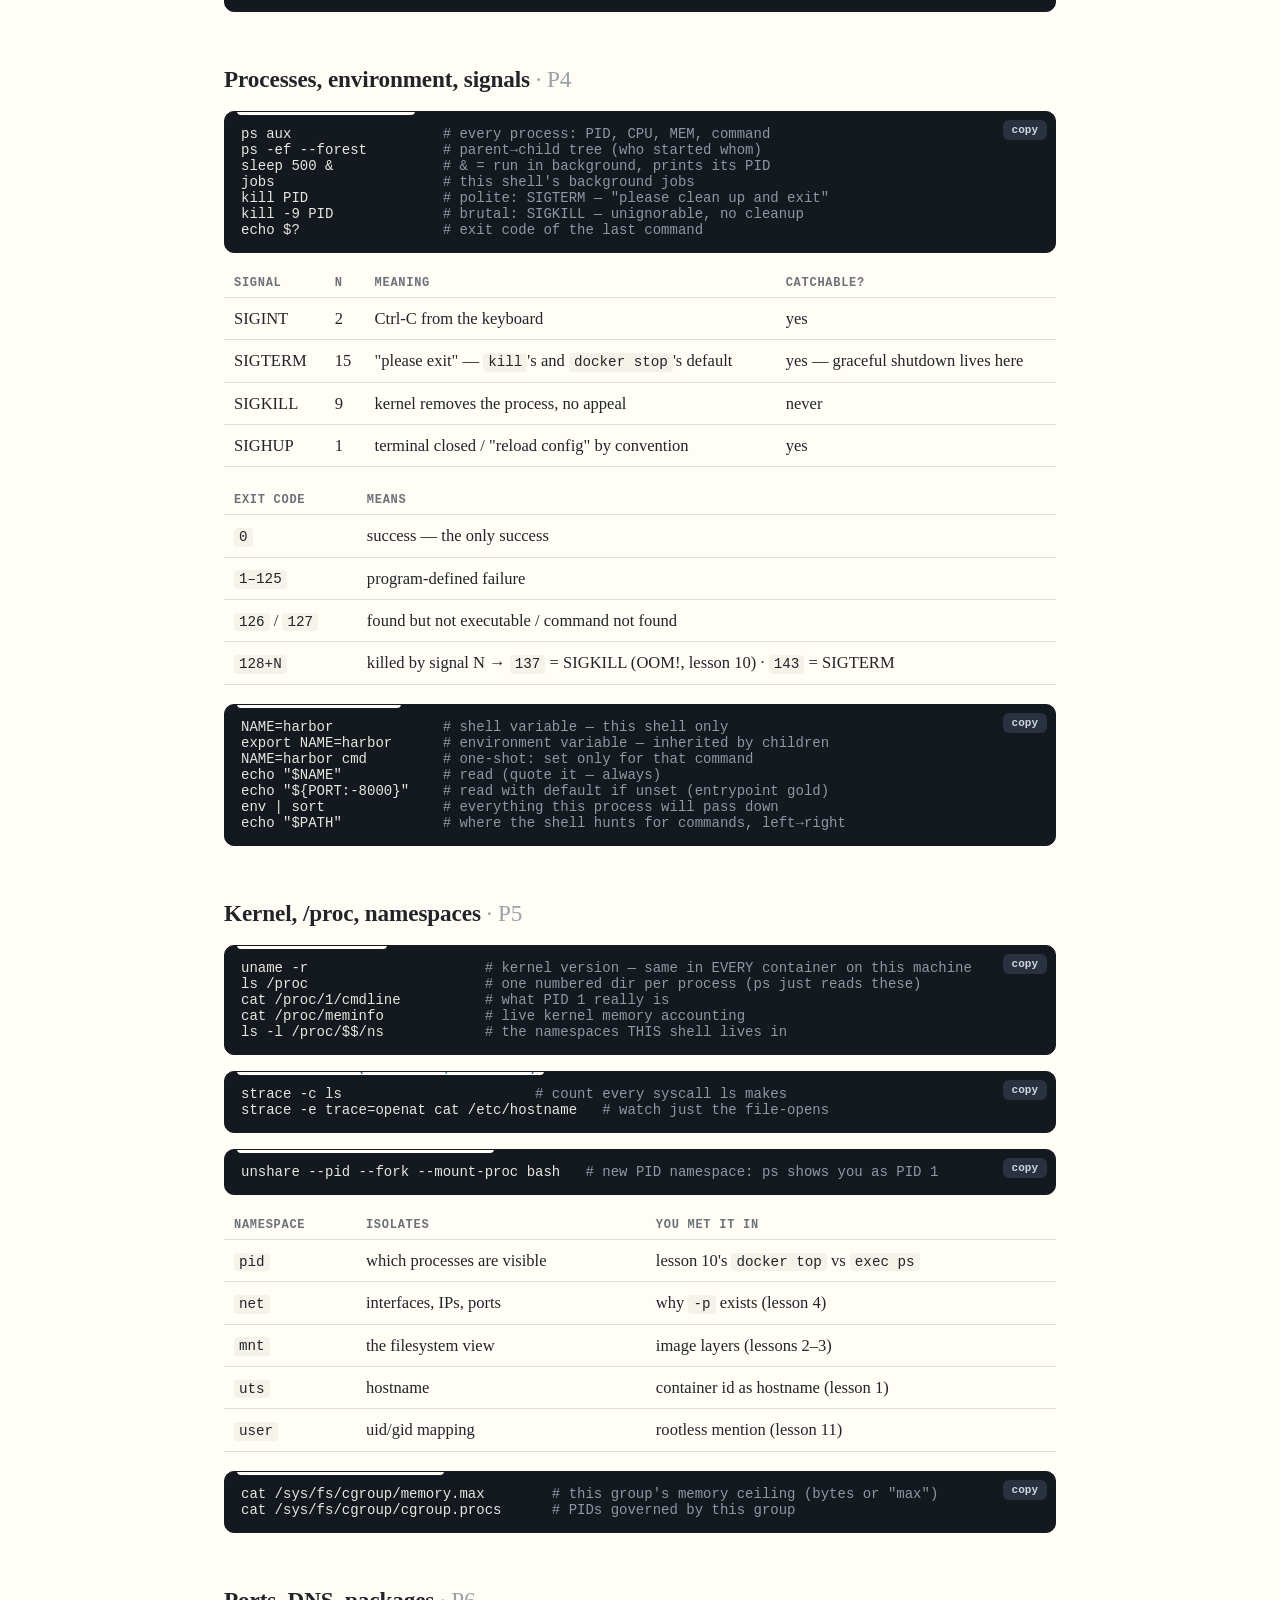
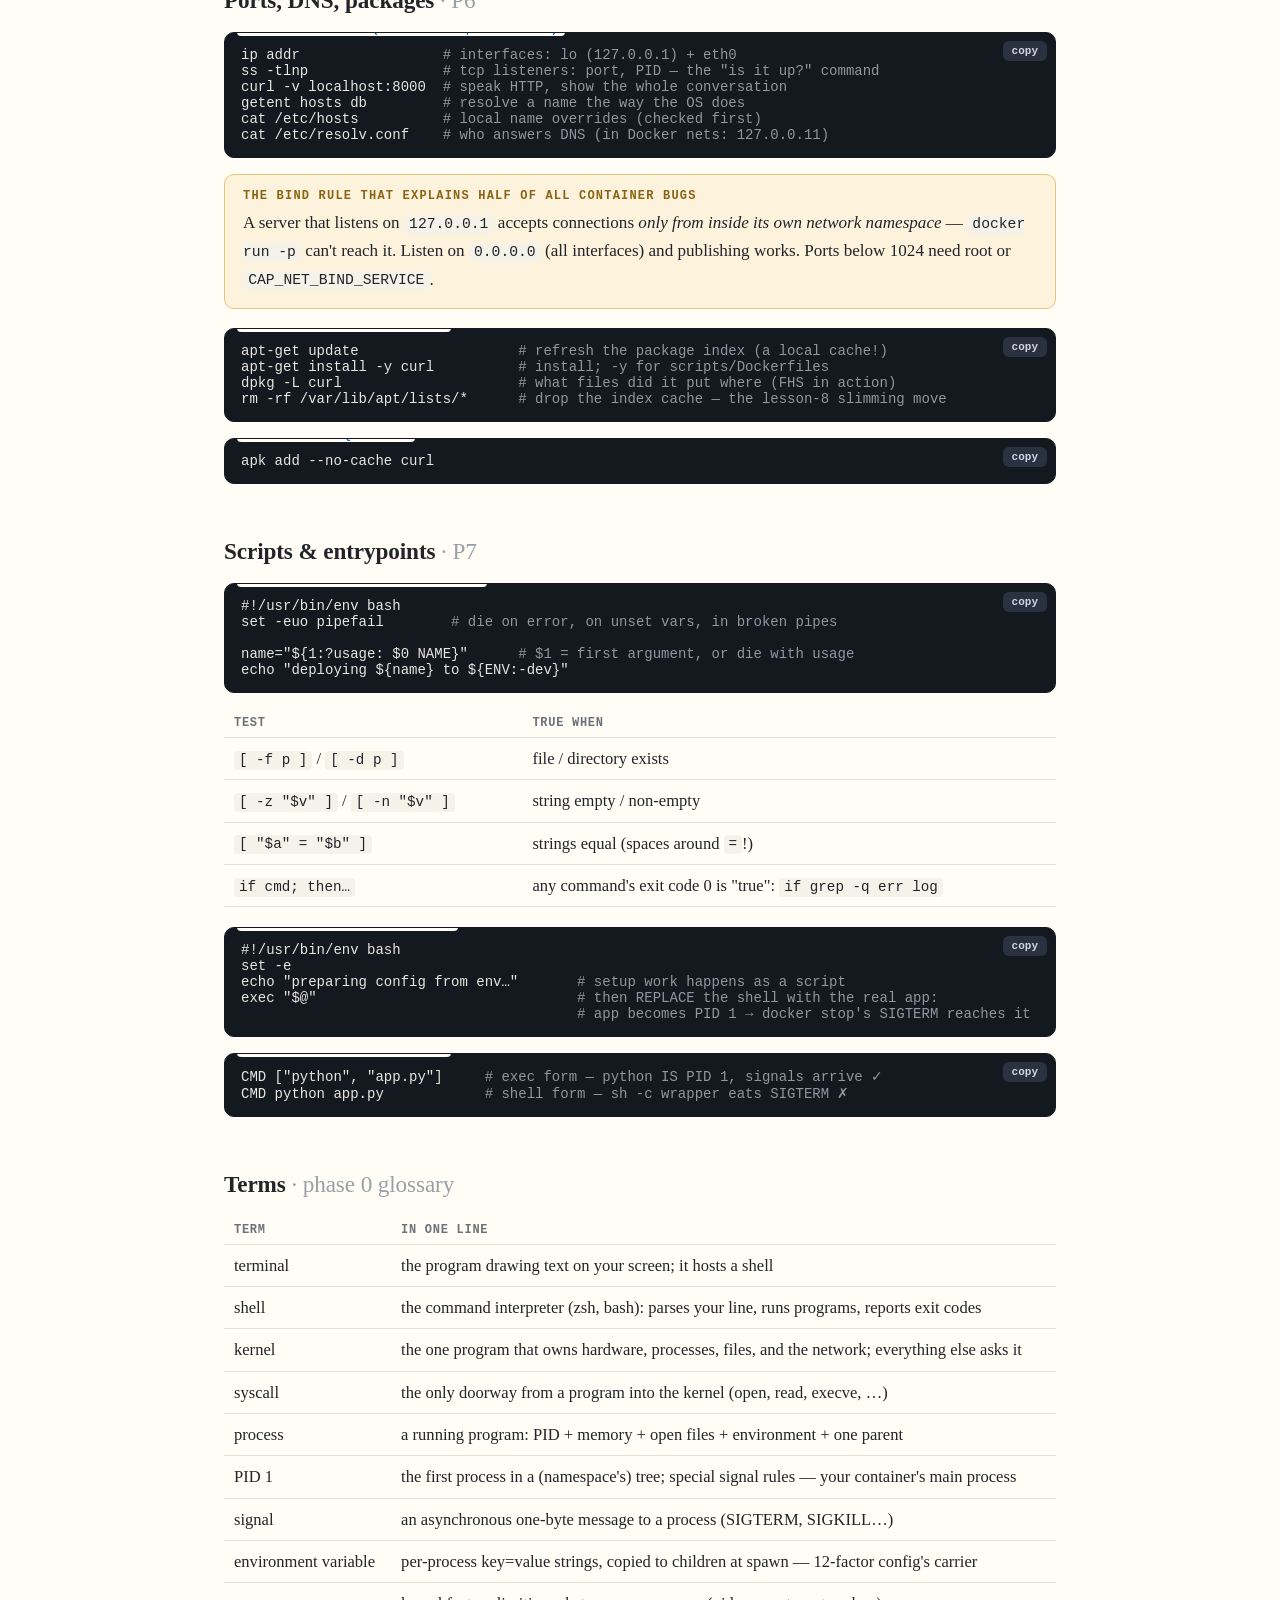
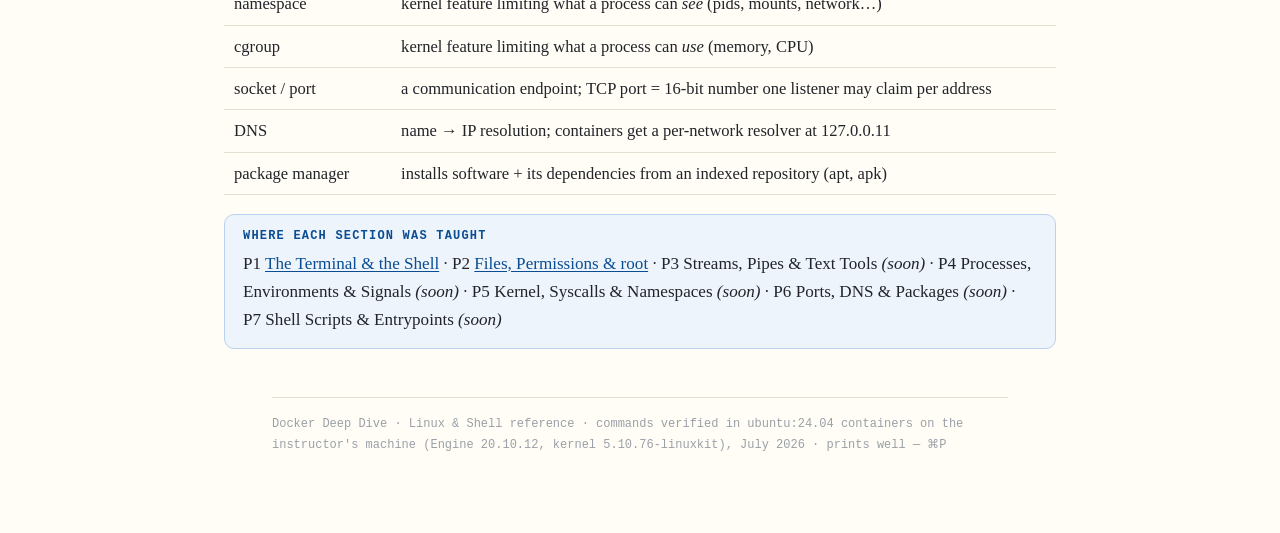
<file: reference/linux-shell-cheatsheet.html>
<!doctype html>
<html lang="en">
<head>
<meta charset="utf-8">
<meta name="viewport" content="width=device-width, initial-scale=1">
<title>Linux &amp; Shell Cheatsheet — Docker Deep Dive</title>
<link rel="stylesheet" href="../assets/style.css">
<style>
  main { max-width: 52rem; }
  .grow-note { font-size: .85em; color: var(--muted); font-style: italic; }
  .keys td:first-child { font-family: var(--mono); font-size: .9em; white-space: nowrap; }
</style>
</head>
<body>
<main>

<p class="kicker">Docker Deep Dive · Reference</p>
<h1>Linux &amp; Shell Cheatsheet</h1>
<p class="lede">Everything phase 0 (P1–P7) teaches, in the shape you'll reach for it.
<span class="grow-note">The Docker CLI gets its own cheatsheet as those lessons arrive; this page is the Linux underneath every Docker command.</span></p>

<div class="callout">
<p class="title">Your Linux playground</p>
<p>Real Linux practice happens inside a disposable container — identical on macOS, Windows, and Linux.
One command in, <code>exit</code> out, nothing on your Mac can break:</p>
<pre class="cmd" data-label="terminal"><code>docker run -it --rm ubuntu:24.04 bash</code></pre>
</div>

<h2>Move around, look around <span class="no">· P1</span></h2>

<pre class="cmd" data-label="anatomy"><code>command -f --long-flag argument1 argument2</code></pre>

<table>
<tr><th>command</th><th>does</th><th>remember</th></tr>
<tr><td><code>pwd</code></td><td>print working directory — "where am I?"</td><td>prompt ≠ location; trust <code>pwd</code></td></tr>
<tr><td><code>ls -lah</code></td><td>list: long form, hidden files, human sizes</td><td><code>-l</code> rows are P2's mode strings</td></tr>
<tr><td><code>cd path</code></td><td>change directory</td><td><code>cd</code> alone → home, <code>cd -</code> → back</td></tr>
<tr><td><code>mkdir -p a/b/c</code></td><td>make directories, parents included</td><td>no <code>-p</code>: parents must exist</td></tr>
<tr><td><code>touch f</code></td><td>create empty file (or bump its date)</td><td></td></tr>
<tr><td><code>cp -r src dst</code></td><td>copy (<code>-r</code> for directories)</td><td>silently overwrites — <code>-i</code> asks</td></tr>
<tr><td><code>mv old new</code></td><td>move <em>and</em> rename (same command)</td><td></td></tr>
<tr><td><code>rm -r dir</code></td><td>delete forever — no trash, no undo</td><td>read the line twice before Enter</td></tr>
<tr><td><code>cat f</code> / <code>less f</code></td><td>dump file / page through it</td><td>in <code>less</code>: space, <code>/find</code>, <code>q</code></td></tr>
<tr><td><code>head -n 20 f</code> / <code>tail -n 20 f</code></td><td>first / last lines</td><td><code>tail -f</code> = follow live (→ <code>docker logs -f</code>)</td></tr>
</table>

<table class="keys">
<tr><th>key</th><th>effect</th></tr>
<tr><td>Tab</td><td>complete the path/command — if it won't complete, it doesn't exist (your best typo detector)</td></tr>
<tr><td>↑ / ↓</td><td>walk command history</td></tr>
<tr><td>Ctrl-R</td><td>search history as you type</td></tr>
<tr><td>Ctrl-C</td><td>interrupt the foreground process (sends SIGINT — see P4)</td></tr>
<tr><td>Ctrl-L</td><td>clear screen (history stays)</td></tr>
</table>

<pre class="cmd" data-label="paths"><code>/etc/nginx/nginx.conf   <span class="comment"># absolute: starts at the root /</span>
../logs/app.log         <span class="comment"># relative: from where you are (.. = up one)</span>
~/projects              <span class="comment"># ~ = your home directory</span></code></pre>

<pre class="cmd" data-label="help"><code>ls --help        <span class="comment"># quick flags list — works in containers</span>
man ls           <span class="comment"># full manual — on your Mac (container images strip docs)</span>
type ls          <span class="comment"># what IS this command — binary, builtin, or alias?</span></code></pre>

<h2>Files, permissions, root <span class="no">· P2</span></h2>

<pre class="output" data-label="read a mode string"><code>-  rwx  r-x  r--   1  app  staff  4096  Jul 17  deploy.sh
│   │    │    │       └owner └group
│   │    │    └─ everyone else: read only
│   │    └────── group "staff": read + execute
│   └─────────── owner "app": read + write + execute
└─ type: - file · d directory · l symlink</code></pre>

<table>
<tr><th>octal</th><th>triad</th><th>typical use</th></tr>
<tr><td><code>7</code> = rwx</td><td>read+write+execute</td><td>owner of a script/dir</td></tr>
<tr><td><code>6</code> = rw-</td><td>read+write</td><td>owner of a data file</td></tr>
<tr><td><code>5</code> = r-x</td><td>read+execute</td><td>group/others on dirs</td></tr>
<tr><td><code>4</code> = r--</td><td>read only</td><td>config for others</td></tr>
<tr><td><code>0</code> = ---</td><td>nothing</td><td>secrets for others</td></tr>
</table>

<pre class="cmd" data-label="the ones you'll actually type"><code>chmod +x deploy.sh          <span class="comment"># make executable</span>
chmod 644 app.conf          <span class="comment"># rw-r--r-- : owner edits, world reads</span>
chmod 600 secret.env        <span class="comment"># rw------- : owner only</span>
chmod 755 bin/              <span class="comment"># rwxr-xr-x : dirs need x to be entered</span>
chown -R app:app /data      <span class="comment"># give a tree to user:group (root only)</span>
id                          <span class="comment"># who am I — uid, gid, groups</span>
su - dev                    <span class="comment"># become user dev (fresh login shell)</span></code></pre>

<p class="grow-note">Directory triads read differently: r = list names, w = create/delete
entries, x = enter/traverse. Containers run as <strong>root by default</strong> — the
whole point of lesson 11's <code>USER</code>.</p>

<h2>Streams, pipes, text <span class="no">· P3</span></h2>

<table>
<tr><th>fd</th><th>stream</th><th>default</th></tr>
<tr><td><code>0</code></td><td>stdin — what the process reads</td><td>your keyboard</td></tr>
<tr><td><code>1</code></td><td>stdout — its results</td><td>your screen</td></tr>
<tr><td><code>2</code></td><td>stderr — its complaints</td><td>your screen (separately!)</td></tr>
</table>

<pre class="cmd" data-label="redirection"><code>cmd &gt; out.txt        <span class="comment"># stdout → file (TRUNCATES first)</span>
cmd &gt;&gt; out.txt       <span class="comment"># append instead</span>
cmd 2&gt; err.txt       <span class="comment"># stderr → file</span>
cmd &gt; all.txt 2&gt;&amp;1   <span class="comment"># both → one file (order matters)</span>
cmd 2&gt; /dev/null     <span class="comment"># discard complaints</span>
cmd &lt; input.txt      <span class="comment"># stdin ← file</span></code></pre>

<pre class="cmd" data-label="the pipeline pattern"><code>grep " 500 " access.log | cut -d' ' -f7 | sort | uniq -c | sort -rn | head -3
<span class="comment"># filter → extract field → group (sort THEN uniq) → rank → top 3</span></code></pre>

<table>
<tr><th>tool</th><th>does</th><th>flags that matter</th></tr>
<tr><td><code>grep PATTERN f</code></td><td>keep matching lines</td><td><code>-i</code> case-blind · <code>-v</code> invert · <code>-rn</code> recurse+numbers · <code>-c</code> count</td></tr>
<tr><td><code>wc -l</code></td><td>count lines</td><td></td></tr>
<tr><td><code>sort</code></td><td>order lines</td><td><code>-n</code> numeric · <code>-r</code> reverse · <code>-u</code> unique</td></tr>
<tr><td><code>uniq -c</code></td><td>collapse+count <em>adjacent</em> dupes</td><td>always <code>sort</code> first</td></tr>
<tr><td><code>cut -d' ' -f7</code></td><td>take field 7, space-delimited</td><td></td></tr>
<tr><td><code>find DIR -name '*.conf'</code></td><td>walk tree, filter</td><td><code>-type f/d</code> · <code>-mtime -1</code> · <code>-size +1M</code></td></tr>
<tr><td><code>xargs CMD</code></td><td>stdin lines → CMD arguments</td><td><code>docker ps -q | xargs docker stop</code></td></tr>
</table>

<pre class="cmd" data-label="command substitution"><code>docker rm $(docker ps -aq)   <span class="comment"># $( ) = run inner command, paste its output here</span></code></pre>

<h2>Processes, environment, signals <span class="no">· P4</span></h2>

<pre class="cmd" data-label="see and steer processes"><code>ps aux                  <span class="comment"># every process: PID, CPU, MEM, command</span>
ps -ef --forest         <span class="comment"># parent→child tree (who started whom)</span>
sleep 500 &amp;             <span class="comment"># &amp; = run in background, prints its PID</span>
jobs                    <span class="comment"># this shell's background jobs</span>
kill PID                <span class="comment"># polite: SIGTERM — "please clean up and exit"</span>
kill -9 PID             <span class="comment"># brutal: SIGKILL — unignorable, no cleanup</span>
echo $?                 <span class="comment"># exit code of the last command</span></code></pre>

<table>
<tr><th>signal</th><th>n</th><th>meaning</th><th>catchable?</th></tr>
<tr><td>SIGINT</td><td>2</td><td>Ctrl-C from the keyboard</td><td>yes</td></tr>
<tr><td>SIGTERM</td><td>15</td><td>"please exit" — <code>kill</code>'s and <code>docker stop</code>'s default</td><td>yes — graceful shutdown lives here</td></tr>
<tr><td>SIGKILL</td><td>9</td><td>kernel removes the process, no appeal</td><td>never</td></tr>
<tr><td>SIGHUP</td><td>1</td><td>terminal closed / "reload config" by convention</td><td>yes</td></tr>
</table>

<table>
<tr><th>exit code</th><th>means</th></tr>
<tr><td><code>0</code></td><td>success — the only success</td></tr>
<tr><td><code>1–125</code></td><td>program-defined failure</td></tr>
<tr><td><code>126</code> / <code>127</code></td><td>found but not executable / command not found</td></tr>
<tr><td><code>128+N</code></td><td>killed by signal N → <code>137</code> = SIGKILL (OOM!, lesson 10) · <code>143</code> = SIGTERM</td></tr>
</table>

<pre class="cmd" data-label="environment variables"><code>NAME=harbor             <span class="comment"># shell variable — this shell only</span>
export NAME=harbor      <span class="comment"># environment variable — inherited by children</span>
NAME=harbor cmd         <span class="comment"># one-shot: set only for that command</span>
echo "$NAME"            <span class="comment"># read (quote it — always)</span>
echo "${PORT:-8000}"    <span class="comment"># read with default if unset (entrypoint gold)</span>
env | sort              <span class="comment"># everything this process will pass down</span>
echo "$PATH"            <span class="comment"># where the shell hunts for commands, left→right</span></code></pre>

<h2>Kernel, /proc, namespaces <span class="no">· P5</span></h2>

<pre class="cmd" data-label="the kernel's window"><code>uname -r                     <span class="comment"># kernel version — same in EVERY container on this machine</span>
ls /proc                     <span class="comment"># one numbered dir per process (ps just reads these)</span>
cat /proc/1/cmdline          <span class="comment"># what PID 1 really is</span>
cat /proc/meminfo            <span class="comment"># live kernel memory accounting</span>
ls -l /proc/$$/ns            <span class="comment"># the namespaces THIS shell lives in</span></code></pre>

<pre class="cmd" data-label="x-ray a command (oslab image, P5 chapter)"><code>strace -c ls                       <span class="comment"># count every syscall ls makes</span>
strace -e trace=openat cat /etc/hostname   <span class="comment"># watch just the file-opens</span></code></pre>

<pre class="cmd" data-label="build 1/7th of a container by hand"><code>unshare --pid --fork --mount-proc bash   <span class="comment"># new PID namespace: ps shows you as PID 1</span></code></pre>

<table>
<tr><th>namespace</th><th>isolates</th><th>you met it in</th></tr>
<tr><td><code>pid</code></td><td>which processes are visible</td><td>lesson 10's <code>docker top</code> vs <code>exec ps</code></td></tr>
<tr><td><code>net</code></td><td>interfaces, IPs, ports</td><td>why <code>-p</code> exists (lesson 4)</td></tr>
<tr><td><code>mnt</code></td><td>the filesystem view</td><td>image layers (lessons 2–3)</td></tr>
<tr><td><code>uts</code></td><td>hostname</td><td>container id as hostname (lesson 1)</td></tr>
<tr><td><code>user</code></td><td>uid/gid mapping</td><td>rootless mention (lesson 11)</td></tr>
</table>

<pre class="cmd" data-label="cgroup v2 — limits as files"><code>cat /sys/fs/cgroup/memory.max        <span class="comment"># this group's memory ceiling (bytes or "max")</span>
cat /sys/fs/cgroup/cgroup.procs      <span class="comment"># PIDs governed by this group</span></code></pre>

<h2>Ports, DNS, packages <span class="no">· P6</span></h2>

<pre class="cmd" data-label="who is listening? (netlab image, P6 chapter)"><code>ip addr                 <span class="comment"># interfaces: lo (127.0.0.1) + eth0</span>
ss -tlnp                <span class="comment"># tcp listeners: port, PID — the "is it up?" command</span>
curl -v localhost:8000  <span class="comment"># speak HTTP, show the whole conversation</span>
getent hosts db         <span class="comment"># resolve a name the way the OS does</span>
cat /etc/hosts          <span class="comment"># local name overrides (checked first)</span>
cat /etc/resolv.conf    <span class="comment"># who answers DNS (in Docker nets: 127.0.0.11)</span></code></pre>

<div class="callout warn">
<p class="title">The bind rule that explains half of all container bugs</p>
<p>A server that listens on <code>127.0.0.1</code> accepts connections <em>only from
inside its own network namespace</em> — <code>docker run -p</code> can't reach it.
Listen on <code>0.0.0.0</code> (all interfaces) and publishing works. Ports below 1024
need root or <code>CAP_NET_BIND_SERVICE</code>.</p>
</div>

<pre class="cmd" data-label="apt — Debian/Ubuntu packages"><code>apt-get update                   <span class="comment"># refresh the package index (a local cache!)</span>
apt-get install -y curl          <span class="comment"># install; -y for scripts/Dockerfiles</span>
dpkg -L curl                     <span class="comment"># what files did it put where (FHS in action)</span>
rm -rf /var/lib/apt/lists/*      <span class="comment"># drop the index cache — the lesson-8 slimming move</span></code></pre>

<pre class="cmd" data-label="apk — Alpine equivalent"><code>apk add --no-cache curl</code></pre>

<h2>Scripts &amp; entrypoints <span class="no">· P7</span></h2>

<pre class="cmd" data-label="skeleton every script starts from"><code>#!/usr/bin/env bash
set -euo pipefail        <span class="comment"># die on error, on unset vars, in broken pipes</span>

name="${1:?usage: $0 NAME}"      <span class="comment"># $1 = first argument, or die with usage</span>
echo "deploying ${name} to ${ENV:-dev}"</code></pre>

<table>
<tr><th>test</th><th>true when</th></tr>
<tr><td><code>[ -f p ]</code> / <code>[ -d p ]</code></td><td>file / directory exists</td></tr>
<tr><td><code>[ -z "$v" ]</code> / <code>[ -n "$v" ]</code></td><td>string empty / non-empty</td></tr>
<tr><td><code>[ "$a" = "$b" ]</code></td><td>strings equal (spaces around <code>=</code>!)</td></tr>
<tr><td><code>if cmd; then…</code></td><td>any command's exit code 0 is "true": <code>if grep -q err log</code></td></tr>
</table>

<pre class="cmd" data-label="the docker-entrypoint pattern"><code>#!/usr/bin/env bash
set -e
echo "preparing config from env…"       <span class="comment"># setup work happens as a script</span>
exec "$@"                               <span class="comment"># then REPLACE the shell with the real app:</span>
                                        <span class="comment"># app becomes PID 1 → docker stop's SIGTERM reaches it</span></code></pre>

<pre class="cmd" data-label="CMD: exec form vs shell form"><code>CMD ["python", "app.py"]     <span class="comment"># exec form — python IS PID 1, signals arrive ✓</span>
CMD python app.py            <span class="comment"># shell form — sh -c wrapper eats SIGTERM ✗</span></code></pre>

<h2>Terms <span class="no">· phase 0 glossary</span></h2>

<table>
<tr><th>term</th><th>in one line</th></tr>
<tr><td>terminal</td><td>the program drawing text on your screen; it hosts a shell</td></tr>
<tr><td>shell</td><td>the command interpreter (zsh, bash): parses your line, runs programs, reports exit codes</td></tr>
<tr><td>kernel</td><td>the one program that owns hardware, processes, files, and the network; everything else asks it</td></tr>
<tr><td>syscall</td><td>the only doorway from a program into the kernel (open, read, execve, …)</td></tr>
<tr><td>process</td><td>a running program: PID + memory + open files + environment + one parent</td></tr>
<tr><td>PID 1</td><td>the first process in a (namespace's) tree; special signal rules — your container's main process</td></tr>
<tr><td>signal</td><td>an asynchronous one-byte message to a process (SIGTERM, SIGKILL…)</td></tr>
<tr><td>environment variable</td><td>per-process key=value strings, copied to children at spawn — 12-factor config's carrier</td></tr>
<tr><td>namespace</td><td>kernel feature limiting what a process can <em>see</em> (pids, mounts, network…)</td></tr>
<tr><td>cgroup</td><td>kernel feature limiting what a process can <em>use</em> (memory, CPU)</td></tr>
<tr><td>socket / port</td><td>a communication endpoint; TCP port = 16-bit number one listener may claim per address</td></tr>
<tr><td>DNS</td><td>name → IP resolution; containers get a per-network resolver at 127.0.0.11</td></tr>
<tr><td>package manager</td><td>installs software + its dependencies from an indexed repository (apt, apk)</td></tr>
</table>

<div class="callout">
<p class="title">Where each section was taught</p>
<p>P1 <a href="../lessons/p1-the-terminal-and-the-shell.html">The Terminal &amp; the Shell</a> ·
P2 <a href="../lessons/p2-files-permissions-and-root.html">Files, Permissions &amp; root</a> ·
P3 Streams, Pipes &amp; Text Tools <em>(soon)</em> ·
P4 Processes, Environments &amp; Signals <em>(soon)</em> ·
P5 Kernel, Syscalls &amp; Namespaces <em>(soon)</em> ·
P6 Ports, DNS &amp; Packages <em>(soon)</em> ·
P7 Shell Scripts &amp; Entrypoints <em>(soon)</em></p>
</div>

</main>
<footer class="colophon">Docker Deep Dive · Linux &amp; Shell reference · commands verified
in ubuntu:24.04 containers on the instructor's machine (Engine 20.10.12, kernel 5.10.76-linuxkit),
July 2026 · prints well — ⌘P</footer>
<script src="../assets/course-map.js"></script>
<script src="../assets/nav.js"></script>
<script src="../assets/snippet.js"></script>
</body>
</html>
</file>
<file: assets/style.css>
/* Shared stylesheet for all Docker Hands-On lessons & reference docs. */

:root {
  --bg: #fffdf6;
  --ink: #22242a;
  --muted: #6d7178;
  --faint: #9aa0a8;
  --accent: #0f62b7;      /* docker-ish blue */
  --accent-ink: #0a4d92;
  --green: #0a7d54;
  --amber-bg: #fdf3dd;
  --amber-edge: #e4c37a;
  --blue-bg: #eef4fc;
  --blue-edge: #b9d2ee;
  --green-bg: #ecf7f1;
  --green-edge: #a9d8c2;
  --card: #faf7ee;
  --border: #e5e0d2;
  --code-bg: #f5f2e9;
  --code-ink: #2d2f36;
  --output-bg: #fbfaf4;
  --serif: "Charter", "Iowan Old Style", "Georgia", "Times New Roman", serif;
  --mono: ui-monospace, "SF Mono", "JetBrains Mono", "Menlo", monospace;
}

* { box-sizing: border-box; }

html { -webkit-text-size-adjust: 100%; }

body {
  margin: 0;
  background: var(--bg);
  color: var(--ink);
  font: 18px/1.65 var(--serif);
  padding: 3rem 1.25rem 5rem;
}

main { max-width: 46rem; margin: 0 auto; }

/* ---------- header ---------- */

.kicker {
  font: 600 12px/1.4 var(--mono);
  letter-spacing: .14em;
  text-transform: uppercase;
  color: var(--accent);
  margin: 0 0 .6rem;
}

h1 {
  font-size: 2.3rem;
  line-height: 1.15;
  font-weight: 700;
  letter-spacing: -.01em;
  margin: 0 0 .5rem;
}

.lede {
  font-size: 1.18rem;
  line-height: 1.55;
  color: var(--muted);
  margin: 0 0 1rem;
}

.meta {
  font: 500 13px/1.6 var(--mono);
  color: var(--faint);
  margin-bottom: 2.2rem;
}
.meta a { color: var(--faint); }

h2 {
  font-size: 1.45rem;
  margin: 3rem 0 .8rem;
  letter-spacing: -.005em;
}
h2 .no { color: var(--faint); font-weight: 400; margin-right: .35rem; }

h3 { font-size: 1.1rem; margin: 2rem 0 .5rem; }

p, ul, ol { margin: 0 0 1rem; }
li { margin-bottom: .35rem; }

a { color: var(--accent-ink); text-decoration-thickness: 1px; text-underline-offset: 2px; }

strong { font-weight: 700; }

hr { border: 0; border-top: 1px solid var(--border); margin: 2.5rem 0; }

/* ---------- progress strip ---------- */

.progress {
  display: flex; gap: 7px; align-items: center;
  margin: 0 0 2.4rem;
}
.progress span {
  width: 11px; height: 11px; border-radius: 50%;
  background: var(--border);
}
.progress span.done { background: var(--green); }
.progress span.here { background: var(--accent); outline: 3px solid var(--blue-bg); }
.progress em { font: 500 12px var(--mono); color: var(--faint); font-style: normal; margin-left: 6px; }

/* ---------- code ---------- */

code {
  font: 0.86em var(--mono);
  background: var(--code-bg);
  padding: .1em .35em;
  border-radius: 4px;
}

pre {
  position: relative;
  background: var(--code-bg);
  border: 1px solid var(--border);
  border-radius: 10px;
  padding: 14px 16px;
  overflow-x: auto;
  line-height: 1.55;
  margin: 0 0 1rem;
}
pre code { background: none; padding: 0; font-size: 14px; display: block; }

/* copyable command / file blocks (snippet.js adds the button) */
pre.cmd { background: #14181f; border-color: #14181f; }
pre.cmd code { color: #e8e6df; }
pre.cmd .comment { color: #8f97a3; }

pre[data-label]::before {
  content: attr(data-label);
  position: absolute; top: -9px; left: 12px;
  font: 600 10.5px var(--mono);
  letter-spacing: .08em; text-transform: uppercase;
  background: var(--bg);
  color: var(--muted);
  padding: 0 7px; border-radius: 4px;
}
pre.cmd[data-label]::before { color: var(--accent); }

/* expected output — deliberately not copyable-looking */
pre.output {
  background: var(--output-bg);
  border-style: dashed;
}
pre.output code { color: var(--muted); font-size: 13px; }

.copy-btn {
  position: absolute; top: 8px; right: 8px;
  font: 600 11px var(--mono);
  color: #cfd6df; background: #2a3140;
  border: 0; border-radius: 6px;
  padding: 4px 9px; cursor: pointer;
}
.copy-btn:hover { background: #39445a; color: #fff; }
.copy-btn.ok { background: var(--green); color: #fff; }

/* ---------- callouts ---------- */

.callout {
  border: 1px solid var(--blue-edge);
  background: var(--blue-bg);
  border-radius: 10px;
  padding: 14px 18px;
  margin: 0 0 1.2rem;
  font-size: .95em;
}
.callout > :last-child { margin-bottom: 0; }
.callout .title {
  font: 700 12px var(--mono);
  letter-spacing: .1em; text-transform: uppercase;
  color: var(--accent-ink);
  margin: 0 0 .4rem;
}
.callout.warn { background: var(--amber-bg); border-color: var(--amber-edge); }
.callout.warn .title { color: #8a6414; }
.callout.win { background: var(--green-bg); border-color: var(--green-edge); }
.callout.win .title { color: var(--green); }

/* ---------- figures ---------- */

figure.diagram {
  margin: 1.6rem 0 1.8rem;
  padding: 18px 14px 10px;
  background: var(--card);
  border: 1px solid var(--border);
  border-radius: 12px;
}
figure.diagram svg { display: block; width: 100%; height: auto; }
figure.diagram figcaption {
  font-size: .82em; color: var(--muted);
  line-height: 1.5; margin-top: .7rem; padding: 0 6px;
}

/* ---------- tables ---------- */

table { border-collapse: collapse; width: 100%; margin: 0 0 1.2rem; font-size: .92em; }
th, td { text-align: left; padding: 7px 10px; border-bottom: 1px solid var(--border); vertical-align: top; }
th { font: 600 12px var(--mono); text-transform: uppercase; letter-spacing: .06em; color: var(--muted); }
td code { white-space: nowrap; }

/* ---------- lesson furniture ---------- */

.sources { font-size: .85em; color: var(--muted); }
.sources ol { padding-left: 1.2rem; }

.next {
  display: flex; justify-content: space-between; gap: 1rem;
  border-top: 1px solid var(--border);
  margin-top: 3rem; padding-top: 1.2rem;
  font-size: .95em;
}

footer.colophon {
  max-width: 46rem; margin: 3rem auto 0;
  font: 500 12px/1.7 var(--mono); color: var(--faint);
  border-top: 1px solid var(--border); padding-top: 1rem;
}

/* ---------- step-through animations (anim.js) ---------- */

figure[data-anim] .anim-cap { display: none; }

figure[data-anim].anim-ready .anim-el {
  opacity: 0;
  transform: translateY(5px);
  transition: opacity .45s ease, transform .45s ease;
}
figure[data-anim].anim-ready .anim-el.on { opacity: 1; transform: none; }

.pulse { transform-box: fill-box; transform-origin: center; }
figure[data-anim].anim-ready .current .pulse,
figure[data-anim].anim-ready .current.pulse { animation: beat 1.1s ease-in-out infinite; }

.flow { stroke-dasharray: 7 5; }
.flow.always,
figure[data-anim].anim-ready .current .flow,
figure[data-anim].anim-ready .current.flow { animation: flowdash .9s linear infinite; }

@keyframes flowdash { to { stroke-dashoffset: -12; } }
@keyframes beat { 50% { transform: scale(1.07); } }

.anim-controls {
  display: flex; align-items: center; gap: 8px;
  margin: 10px 4px 0;
  font: 500 12.5px var(--mono); color: var(--muted);
}
.anim-controls button {
  font: 600 12px var(--mono);
  border: 1px solid var(--border); background: #fff; color: var(--accent-ink);
  border-radius: 7px; padding: 4px 10px; cursor: pointer;
}
.anim-controls button:hover { border-color: var(--accent); }
.ab-cap { flex: 1; }

@media (prefers-reduced-motion: reduce) {
  figure[data-anim].anim-ready .anim-el { transition: none; }
  .flow.always, .flow, .pulse { animation: none !important; }
}

/* ---------- print ---------- */

@media print {
  body { background: #fff; font-size: 11pt; padding: 0; }
  .copy-btn, .progress, section.quiz, .no-print, .next { display: none !important; }
  pre.cmd { background: #f2f2f2; border: 1px solid #ccc; }
  pre.cmd code { color: #111; }
  figure.diagram { break-inside: avoid; }
  a { color: inherit; text-decoration: none; }
  figure[data-anim] .anim-el { opacity: 1 !important; transform: none !important; }
  .anim-controls { display: none !important; }
}
</file>
<file: assets/quiz.css>
.quiz { margin: 2rem 0; padding: 1rem 1.25rem; border: 1px solid #e2e8f0;
  border-radius: 8px; background: #f8fafc; font: inherit; }
.quiz .q { margin: 0 0 1.25rem; }
.quiz .q:last-child { margin-bottom: 0; }
.quiz .prompt { font-weight: 600; margin: 0 0 .5rem; }

.quiz .choices { list-style: none; margin: 0; padding: 0; }
.quiz .choices > li { border: 1px solid #cbd5e1; border-radius: 6px;
  padding: .4rem .7rem; margin: .3rem 0; }
.quiz .quiz-choice { cursor: pointer; }
.quiz .quiz-choice:hover { background: #eef2ff; }
.quiz .quiz-correct { background: #dcfce7; border-color: #16a34a; }
.quiz .quiz-incorrect { background: #fee2e2; border-color: #dc2626; }

.quiz .answer { display: none; margin: .5rem 0 0; padding: .5rem .7rem;
  border-left: 3px solid #16a34a; background: #f0fdf4; }
.quiz .answer.quiz-shown { display: block; }

.quiz .quiz-ui { margin-top: .6rem; display: flex; gap: .5rem; flex-wrap: wrap; }
.quiz .quiz-ui button { border: 1px solid #cbd5e1; background: #fff; border-radius: 6px;
  padding: .35rem .7rem; cursor: pointer; font: inherit; }
.quiz .quiz-ui button:hover { background: #eef2ff; }
.quiz .quiz-ui button:disabled { opacity: .5; cursor: default; }
.quiz .quiz-unsaved { color: #b45309; font-size: .85em; width: 100%; }
</file>
